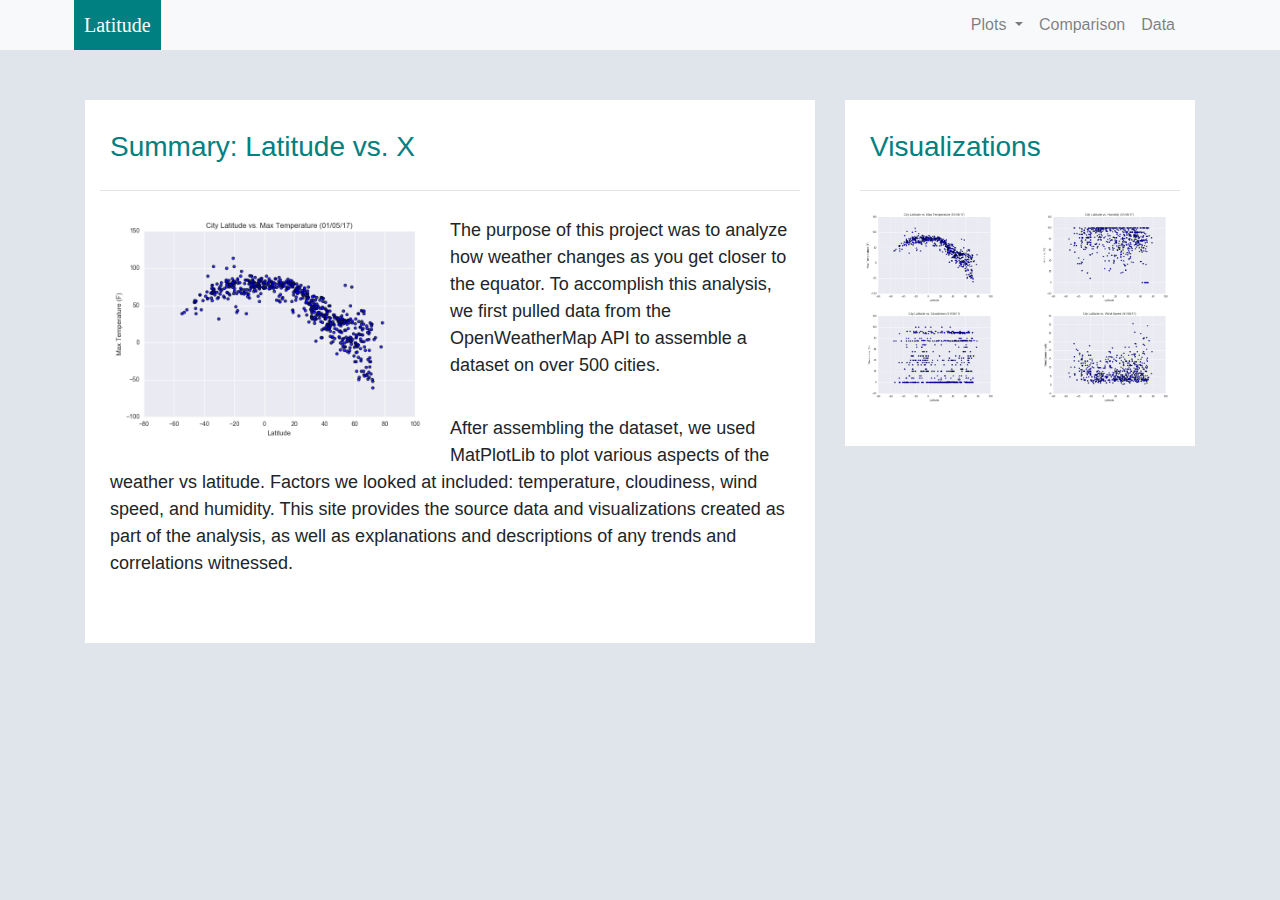
<file: index.html>
<!DOCTYPE html>
<html lang="en">

<head>
  <meta charset="UTF-8">
  <title>Responsive Columns</title>
  <link rel="stylesheet" href="https://stackpath.bootstrapcdn.com/bootstrap/4.3.1/css/bootstrap.min.css" integrity="sha384-ggOyR0iXCbMQv3Xipma34MD+dH/1fQ784/j6cY/iJTQUOhcWr7x9JvoRxT2MZw1T" crossorigin="anonymous">
  <link rel="stylesheet" href="style.css">

  <script src="https://code.jquery.com/jquery-3.3.1.slim.min.js" integrity="sha384-q8i/X+965DzO0rT7abK41JStQIAqVgRVzpbzo5smXKp4YfRvH+8abtTE1Pi6jizo" crossorigin="anonymous"></script>
  <script src="https://cdnjs.cloudflare.com/ajax/libs/popper.js/1.14.7/umd/popper.min.js" integrity="sha384-UO2eT0CpHqdSJQ6hJty5KVphtPhzWj9WO1clHTMGa3JDZwrnQq4sF86dIHNDz0W1" crossorigin="anonymous"></script>
  <script src="https://stackpath.bootstrapcdn.com/bootstrap/4.3.1/js/bootstrap.min.js" integrity="sha384-JjSmVgyd0p3pXB1rRibZUAYoIIy6OrQ6VrjIEaFf/nJGzIxFDsf4x0xIM+B07jRM" crossorigin="anonymous"></script>


</head>

<body>
    <!--Navbar-->
    <nav class="navbar navbar-expand-lg navbar-light bg-light">
        <div class="container">
            <a class="navbar-brand text-white" href="index.html" >Latitude</a>
            <button class="navbar-toggler" type="button" data-toggle="collapse" data-target="#navbarSupportedContent" aria-controls="navbarSupportedContent" aria-expanded="false" aria-label="Toggle navigation">
                <span class="navbar-toggler-icon"></span>
            </button>
        
            <div class="collapse navbar-collapse" id="navbarSupportedContent">
                <ul class="navbar-nav ml-auto">
                    <li class="nav-item dropdown">
                        <a class="nav-link dropdown-toggle" href="#" id="navbarDropdown" role="button" data-toggle="dropdown" aria-haspopup="true" aria-expanded="false">
                            Plots
                        </a>
                        <div class="dropdown-menu dropdown-menu-right" aria-labelledby="navbarDropdown">
                            <a class="dropdown-item" href="temp.html">Max Temperature</a>
                            <a class="dropdown-item" href="humidity.html">Humidity</a>
                            <a class="dropdown-item" href="cloudiness.html">Cloudiness</a>
                            <a class="dropdown-item" href="windspeed.html">Wind Speed</a>
                        </div>
                    </li>
                    <li class="nav-item">
                        <a class="nav-link" href="comparison.html">Comparison</a>
                    </li>
                    <li class="nav-item">
                        <a class="nav-link" href="data.html">Data</a>
                    </li>
                
                </ul>
            </div>
      
        </div>
    </nav>

<!--container, rows, columns, images-->
<div class="container content">
    <div class="row">
        <div class="col-md-8">
            <div class="col-md-12">
                <h3>Summary: Latitude vs. X </h3>
                    <hr>
                    <div class="thumbnail">
                        <img class="img-thumbail float-left" src="Resources/Assets/Fig1.png" width="50%" alt="temperature">

                    </div>
                    <p>The purpose of this project was to analyze how weather changes as you get closer to the equator. To accomplish this analysis, we first pulled data from the OpenWeatherMap API to assemble a dataset on over 500 cities.</p>

                    <p>After assembling the dataset, we used MatPlotLib to plot various aspects of the weather vs latitude. Factors we looked at included: temperature, cloudiness, wind speed, and humidity. This site provides the source data and visualizations created as part of the analysis, as well as explanations and descriptions of any trends and correlations witnessed.</p>

                
            </div>
        </div>
        <!--visualization-->
        <div class="col-md-4">
            <div class="col-md-12">
                <h3> Visualizations</h3>
                <hr>
                <div class="row">
                    <div class="col-3 col-md-6">
                        <a href="temp.html"><img src="Resources/Assets/Fig1.png" width="100%" alt="temperature">
                        </a>
                    </div>
                    <div class="col-3 col-md-6">
                        <a href="humidity.html"><img src="Resources/Assets/Fig2.png" width="100%" alt="humidity">
                        </a>
                    </div>
                    <div class="col-3 col-md-6">
                        <a href="cloudiness.html"><img src="Resources/Assets/Fig3.png" width="100%" alt="cloudiness">
                        </a>
                    </div>
                    <div class="col-3 col-md-6">
                        <a href="windspeed.html"><img src="Resources/Assets/Fig4.png" width="100%" alt="wind speed">
                        </a>
                    </div>
                </div>
            </div>
        </div>
    </div>
</div>
</file>
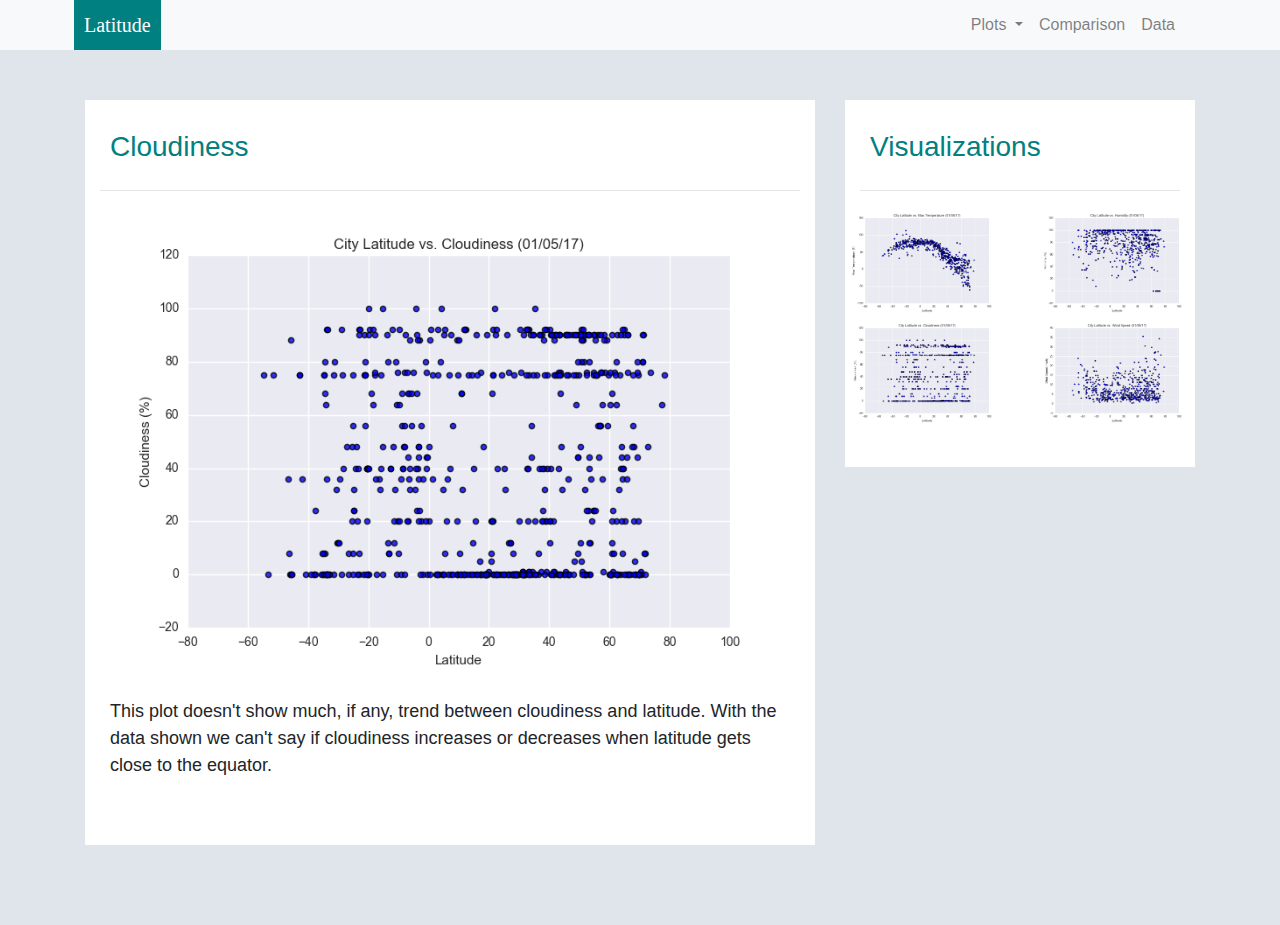
<file: cloudiness.html>
<!DOCTYPE html>
<html lang="en">

<head>
  <meta charset="UTF-8">
  <title>Responsive Columns</title>
  <link rel="stylesheet" href="https://stackpath.bootstrapcdn.com/bootstrap/4.3.1/css/bootstrap.min.css" integrity="sha384-ggOyR0iXCbMQv3Xipma34MD+dH/1fQ784/j6cY/iJTQUOhcWr7x9JvoRxT2MZw1T" crossorigin="anonymous">
  <link rel="stylesheet" href="style.css">

  <script src="https://code.jquery.com/jquery-3.3.1.slim.min.js" integrity="sha384-q8i/X+965DzO0rT7abK41JStQIAqVgRVzpbzo5smXKp4YfRvH+8abtTE1Pi6jizo" crossorigin="anonymous"></script>
  <script src="https://cdnjs.cloudflare.com/ajax/libs/popper.js/1.14.7/umd/popper.min.js" integrity="sha384-UO2eT0CpHqdSJQ6hJty5KVphtPhzWj9WO1clHTMGa3JDZwrnQq4sF86dIHNDz0W1" crossorigin="anonymous"></script>
  <script src="https://stackpath.bootstrapcdn.com/bootstrap/4.3.1/js/bootstrap.min.js" integrity="sha384-JjSmVgyd0p3pXB1rRibZUAYoIIy6OrQ6VrjIEaFf/nJGzIxFDsf4x0xIM+B07jRM" crossorigin="anonymous"></script>

  <link rel="stylesheet" href="style.css">

</head>

<body>

<!--Navbar adjustments-->
<nav class="navbar navbar-expand-lg navbar-light bg-light">
    <div class="container">
        <a class="navbar-brand text-white" href="index.html">Latitude</a>
        <button class="navbar-toggler" type="button" data-toggle="collapse" data-target="#navbarSupportedContent" aria-controls="navbarSupportedContent" aria-expanded="false" aria-label="Toggle navigation">
            <span class="navbar-toggler-icon"></span>
        </button>

        <div class="collapse navbar-collapse" id="navbarSupportedContent">
            <ul class="navbar-nav ml-auto">
                <li class="nav-item dropdown">
                    <a class="nav-link dropdown-toggle" href="#" id="navbarDropdown" role="button" data-toggle="dropdown" aria-haspopup="true" aria-expanded="false">
                        Plots
                    </a>
                    <div class="dropdown-menu dropdown-menu-right" aria-labelledby="navbarDropdown">
                            <a class="dropdown-item" href="temp.html">Max Temperature</a>
                            <a class="dropdown-item" href="humidity.html">Humidity</a>
                            <a class="dropdown-item" href="cloudiness.html">Cloudiness</a>
                            <a class="dropdown-item" href="windspeed.html">Wind Speed</a>
                        </div>
                </li>
                <li class="nav-item">
                    <a class="nav-link" href="comparison.html">Comparison</a>
                </li>
                <li class="nav-item">
                    <a class="nav-link" href="data.html">Data</a>

                </li>
            </ul>
        </div>
    </div>
</nav>

<!--content adjustments-->
<div class="container content">
    <div class="row">
        <div class="col-md-8">
           <div class="col-md-12">
               <h3>Cloudiness</h3>
               <hr>
               <img src="Resources/Assets/Fig3.png" width="100%" alt="cloudiness">
               <br>
               <p>This plot doesn't show much, if any, trend between cloudiness and latitude. With the data shown we can't say if cloudiness increases or decreases when latitude gets close to the equator.</p>
           </div>
        </div>
        <!--visualizations container adjustments-->
        <div class="col-md-4">
            <div class="col-md-12">
                <h3>Visualizations</h3>
                <hr>
                <div class="row">
                    <div class="row">
                        <div class="col-3 col-md-6">
                            <a href="temp.html"><img src="Resources/Assets/Fig1.png" width=100% alt="temperature"></a>
                        </div>
                        <div class="col-3 col-md-6">
                            <a href="humidity.html"><img src="Resources/Assets/Fig2.png" width=100% alt="humidity"></a>
                        </div>
                        <div class="col-3 col-md-6">
                            <a href="cloudiness.html"><img src="Resources/Assets/Fig3.png" width=100% alt="cloudiness"></a>
                        </div>
                        <div class="col-3 col-md-6">
                            <a href="windspeed.html"><img src="Resources/Assets/Fig4.png" width=100% alt="windspeed"></a>
                        </div>   

                    </div>
                    
                </div>
                
            </div>
        </div>
    </div>
</div>
</file>
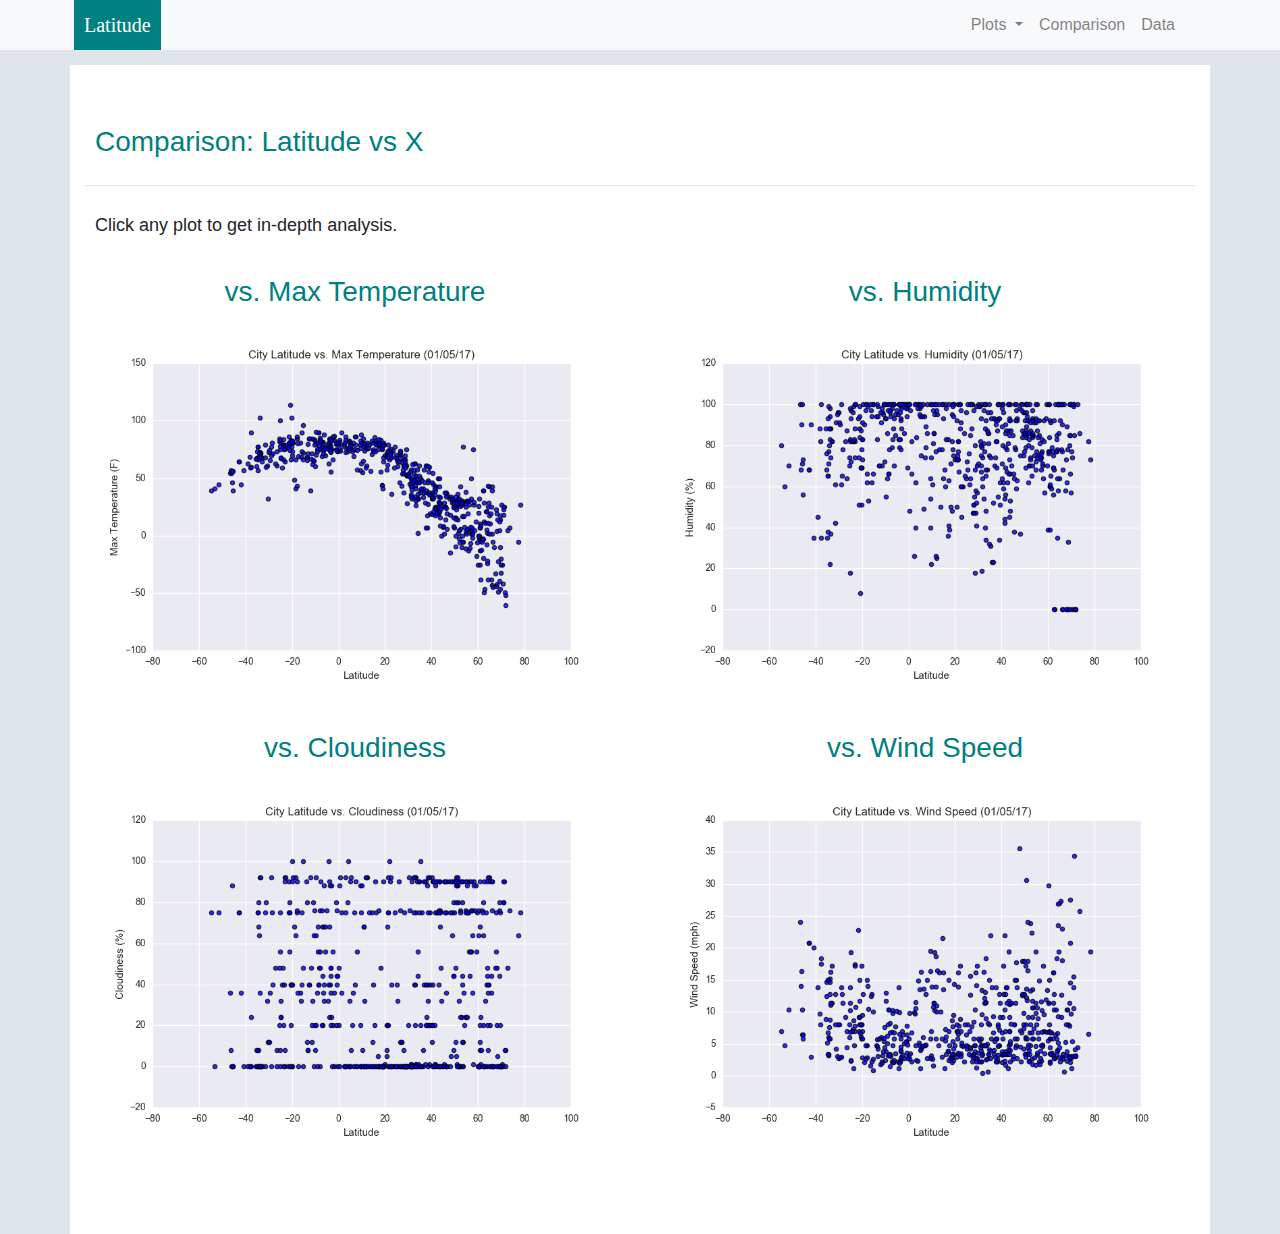
<file: comparison.html>
<!DOCTYPE html>
<html lang="en">

<head>
  <meta charset="UTF-8">
  <title>Responsive Columns</title>
  <link rel="stylesheet" href="https://stackpath.bootstrapcdn.com/bootstrap/4.3.1/css/bootstrap.min.css" integrity="sha384-ggOyR0iXCbMQv3Xipma34MD+dH/1fQ784/j6cY/iJTQUOhcWr7x9JvoRxT2MZw1T" crossorigin="anonymous">
  <link rel="stylesheet" href="style.css">

  <script src="https://code.jquery.com/jquery-3.3.1.slim.min.js" integrity="sha384-q8i/X+965DzO0rT7abK41JStQIAqVgRVzpbzo5smXKp4YfRvH+8abtTE1Pi6jizo" crossorigin="anonymous"></script>
  <script src="https://cdnjs.cloudflare.com/ajax/libs/popper.js/1.14.7/umd/popper.min.js" integrity="sha384-UO2eT0CpHqdSJQ6hJty5KVphtPhzWj9WO1clHTMGa3JDZwrnQq4sF86dIHNDz0W1" crossorigin="anonymous"></script>
  <script src="https://stackpath.bootstrapcdn.com/bootstrap/4.3.1/js/bootstrap.min.js" integrity="sha384-JjSmVgyd0p3pXB1rRibZUAYoIIy6OrQ6VrjIEaFf/nJGzIxFDsf4x0xIM+B07jRM" crossorigin="anonymous"></script>

  <link rel="stylesheet" href="style.css">

</head>

<body>

<!--Navbar adjustments-->
<nav class="navbar navbar-expand-lg navbar-light bg-light">
    <div class="container">
        <a class="navbar-brand text-white" href="index.html">Latitude</a>
        <button class="navbar-toggler" type="button" data-toggle="collapse" data-target="#navbarSupportedContent" aria-controls="navbarSupportedContent" aria-expanded="false" aria-label="Toggle navigation">
            <span class="navbar-toggler-icon"></span>
        </button>

        <div class="collapse navbar-collapse" id="navbarSupportedContent">
            <ul class="navbar-nav ml-auto">
                <li class="nav-item dropdown">
                    <a class="nav-link dropdown-toggle" href="#" id="navbarDropdown" role="button" data-toggle="dropdown" aria-haspopup="true" aria-expanded="false">
                        Plots
                    </a>
                    <div class="dropdown-menu dropdown-menu-right" aria-labelledby="navbarDropdown">
                            <a class="dropdown-item" href="temp.html">Max Temperature</a>
                            <a class="dropdown-item" href="humidity.html">Humidity</a>
                            <a class="dropdown-item" href="cloudiness.html">Cloudiness</a>
                            <a class="dropdown-item" href="windspeed.html">Wind Speed</a>
                        </div>
                </li>
                <li class="nav-item">
                    <a class="nav-link" href="comparison.html">Comparison</a>
                </li>
                <li class="nav-item">
                    <a class="nav-link" href="data.html">Data</a>
                </li>
            </ul>
        </div>
    </div>
</nav>
<!--Add Plots in a container-->
<div class="container content bg-white">
    <h3>Comparison: Latitude vs X</h3>
    <hr>
    <p>Click any plot to get in-depth analysis.</p>
    <div class="row">
        <div class="col-md-6">
            <h3 class="text-center">vs. Max Temperature</h3>
            <a href="temp.html"><img width="100%" src="Resources/Assets/Fig1.png"></a>   
        </div>
        <div class="col-md-6">
            <h3 class="text-center">vs. Humidity</h3>
            <a href="humidity.html"><img width="100%" src="Resources/Assets/Fig2.png"></a>  
        </div>
    </div>
    <br>
    <div class="row">
        <div class="col-md-6">
            <h3 class="text-center">vs. Cloudiness </h3>
            <a href="cloudiness.html"><img width="100%" src="Resources/Assets/Fig3.png"></a>   
        </div>
        <div class="col-md-6">
            <h3 class="text-center">vs. Wind Speed</h3>
            <a href="windspeed.html"><img width="100%" src="Resources/Assets/Fig4.png"></a>  
        </div>
    </div>   
</div>
</file>
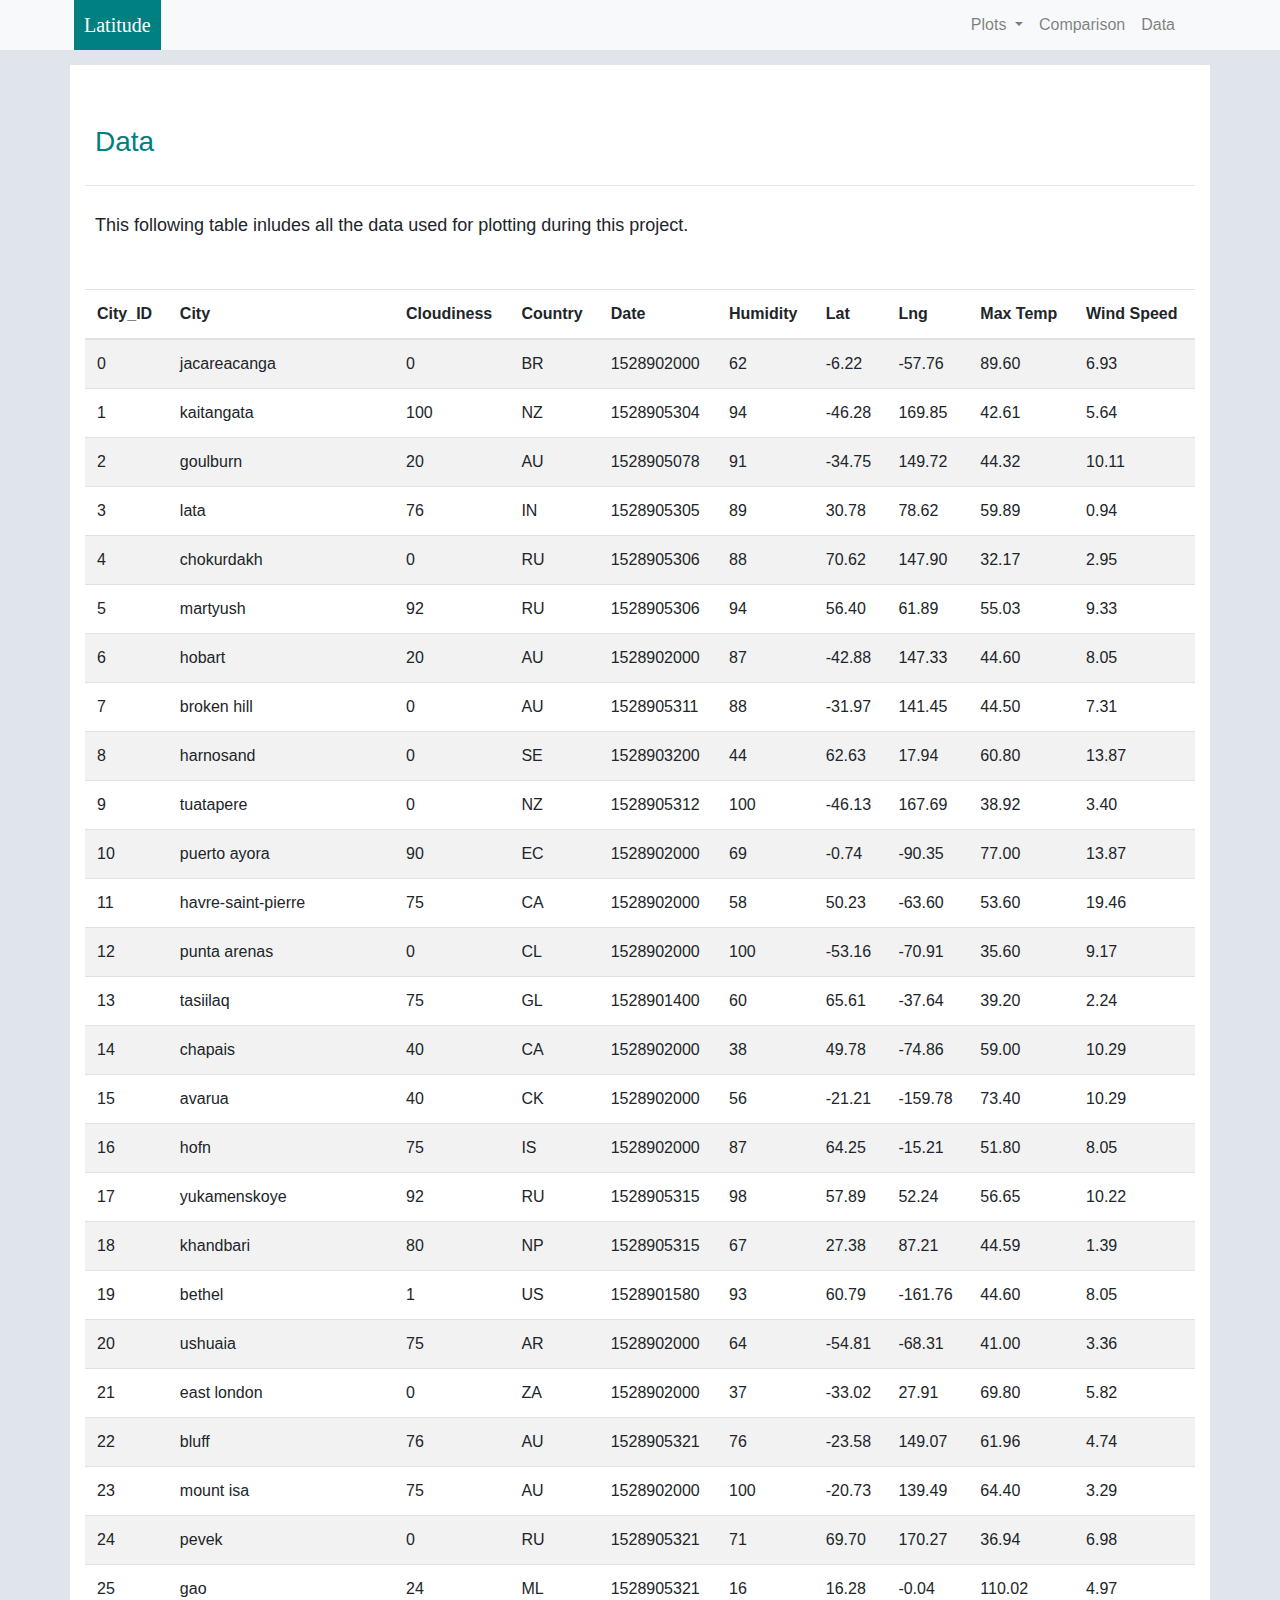
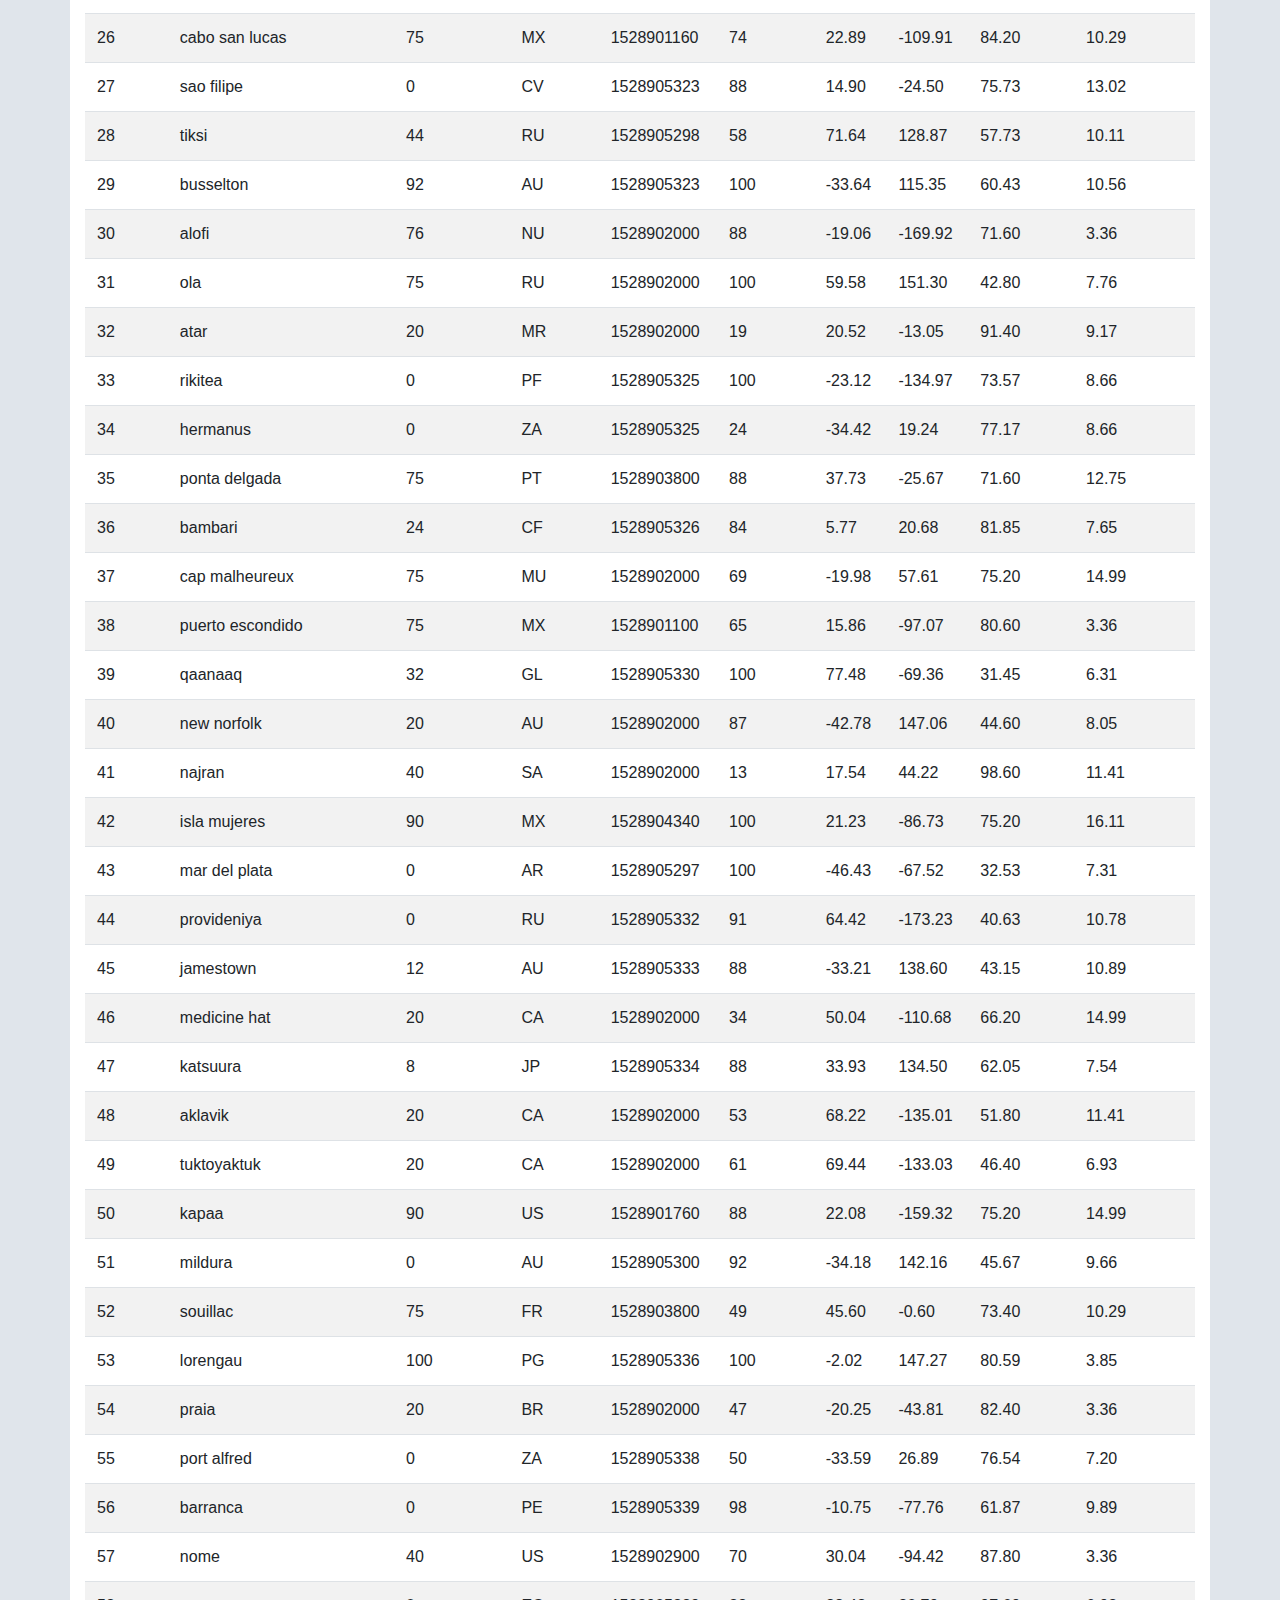
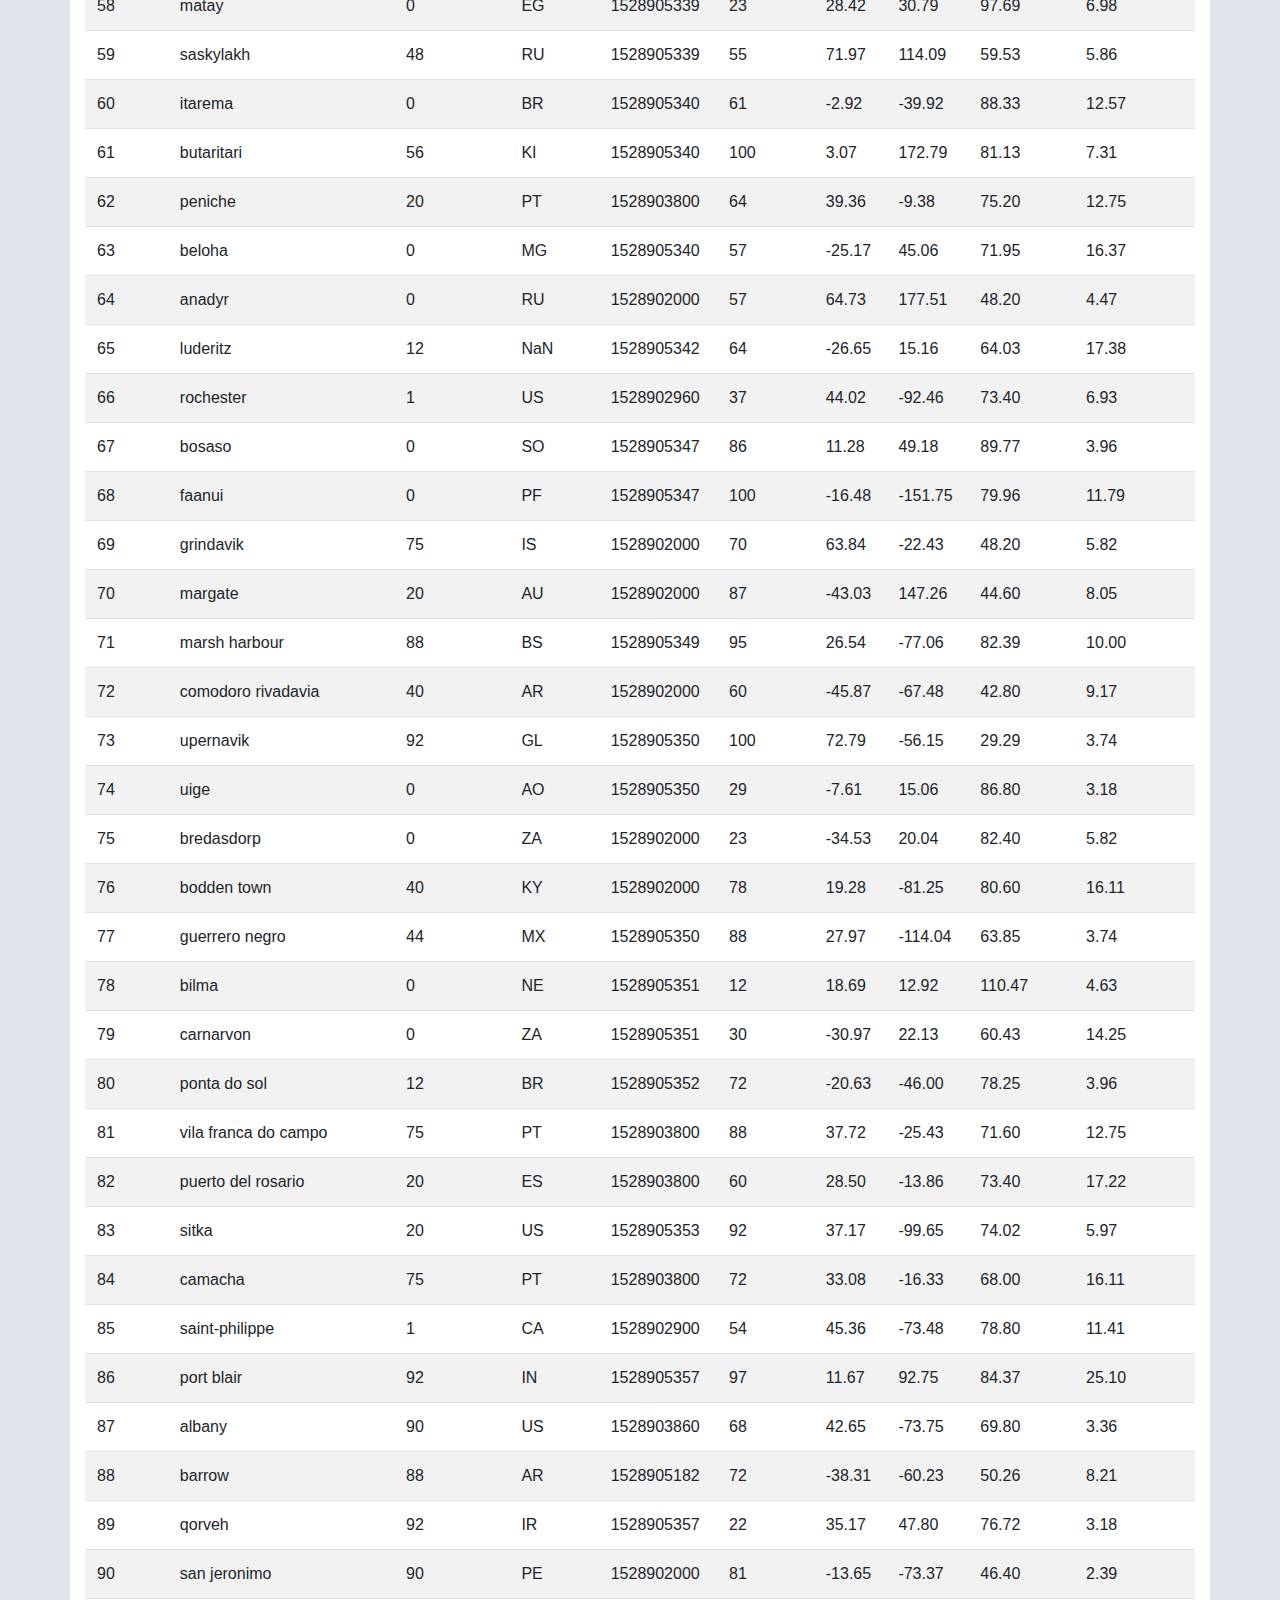
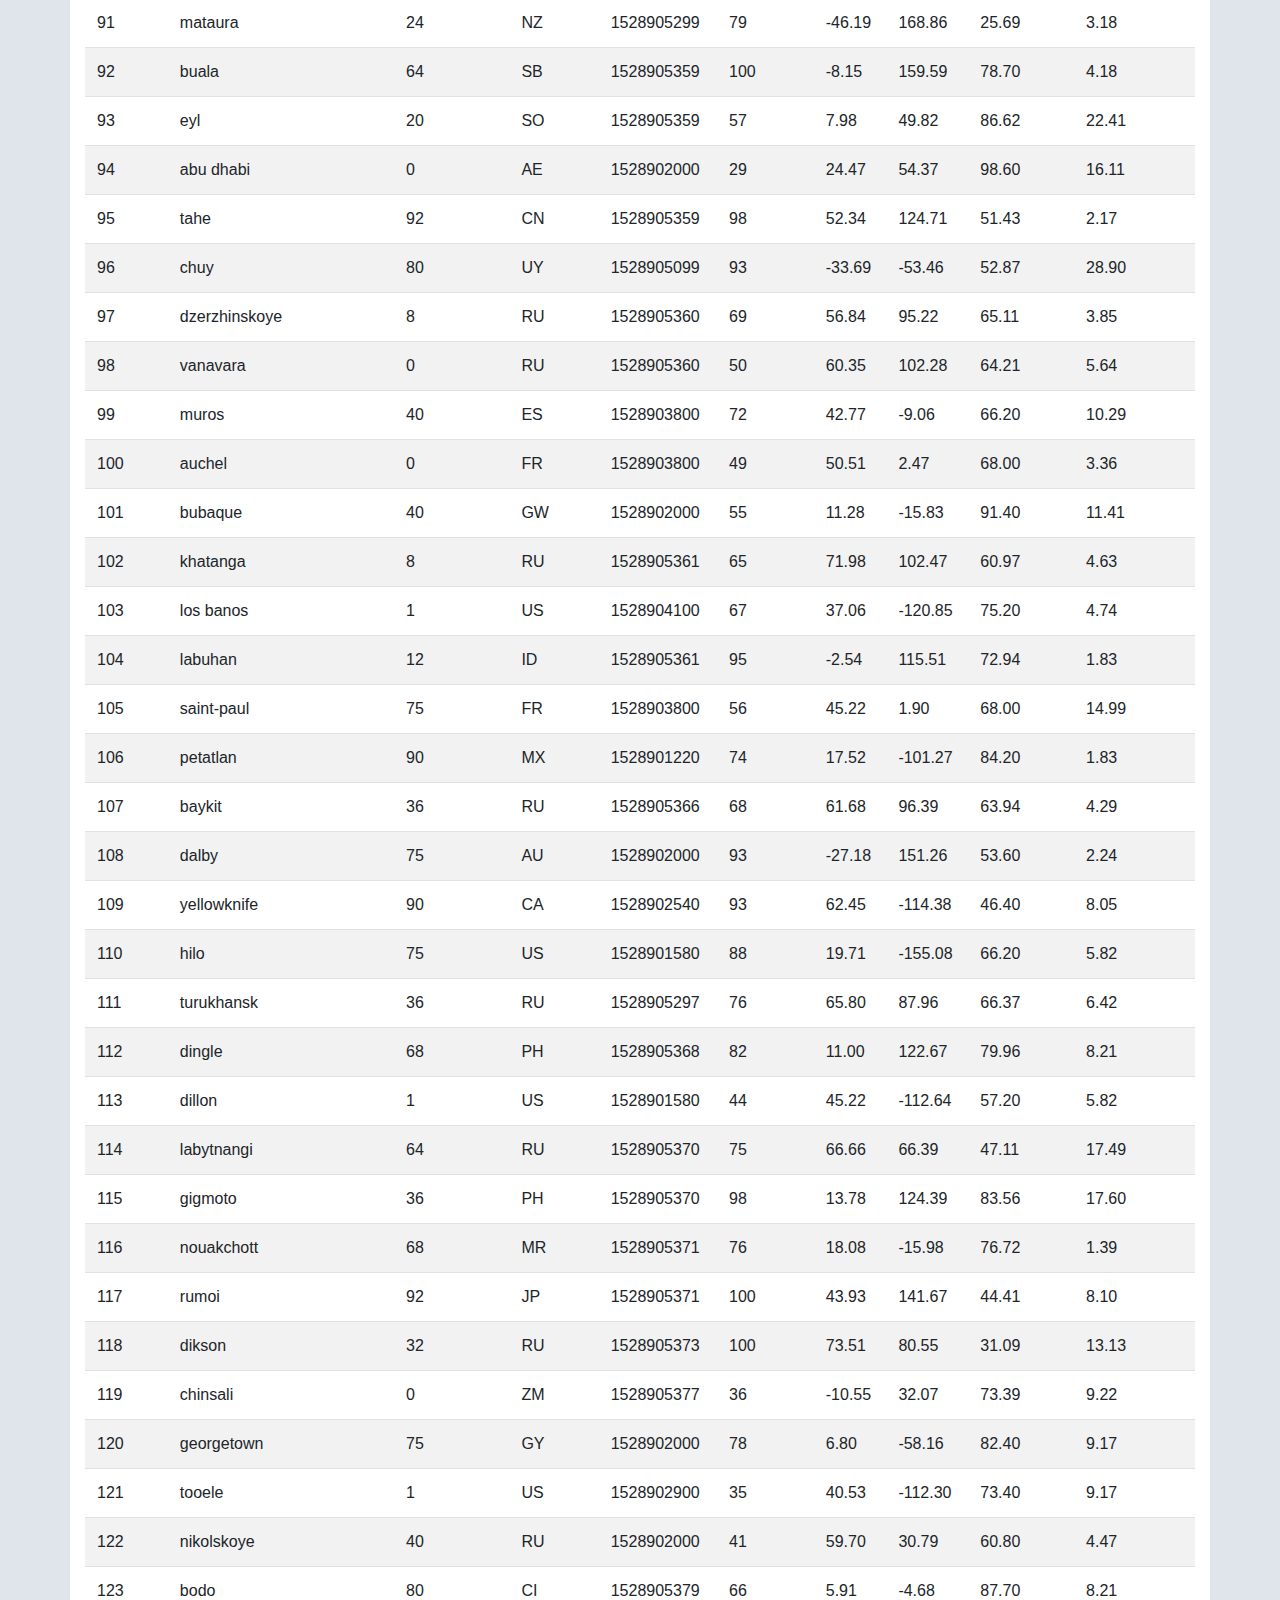
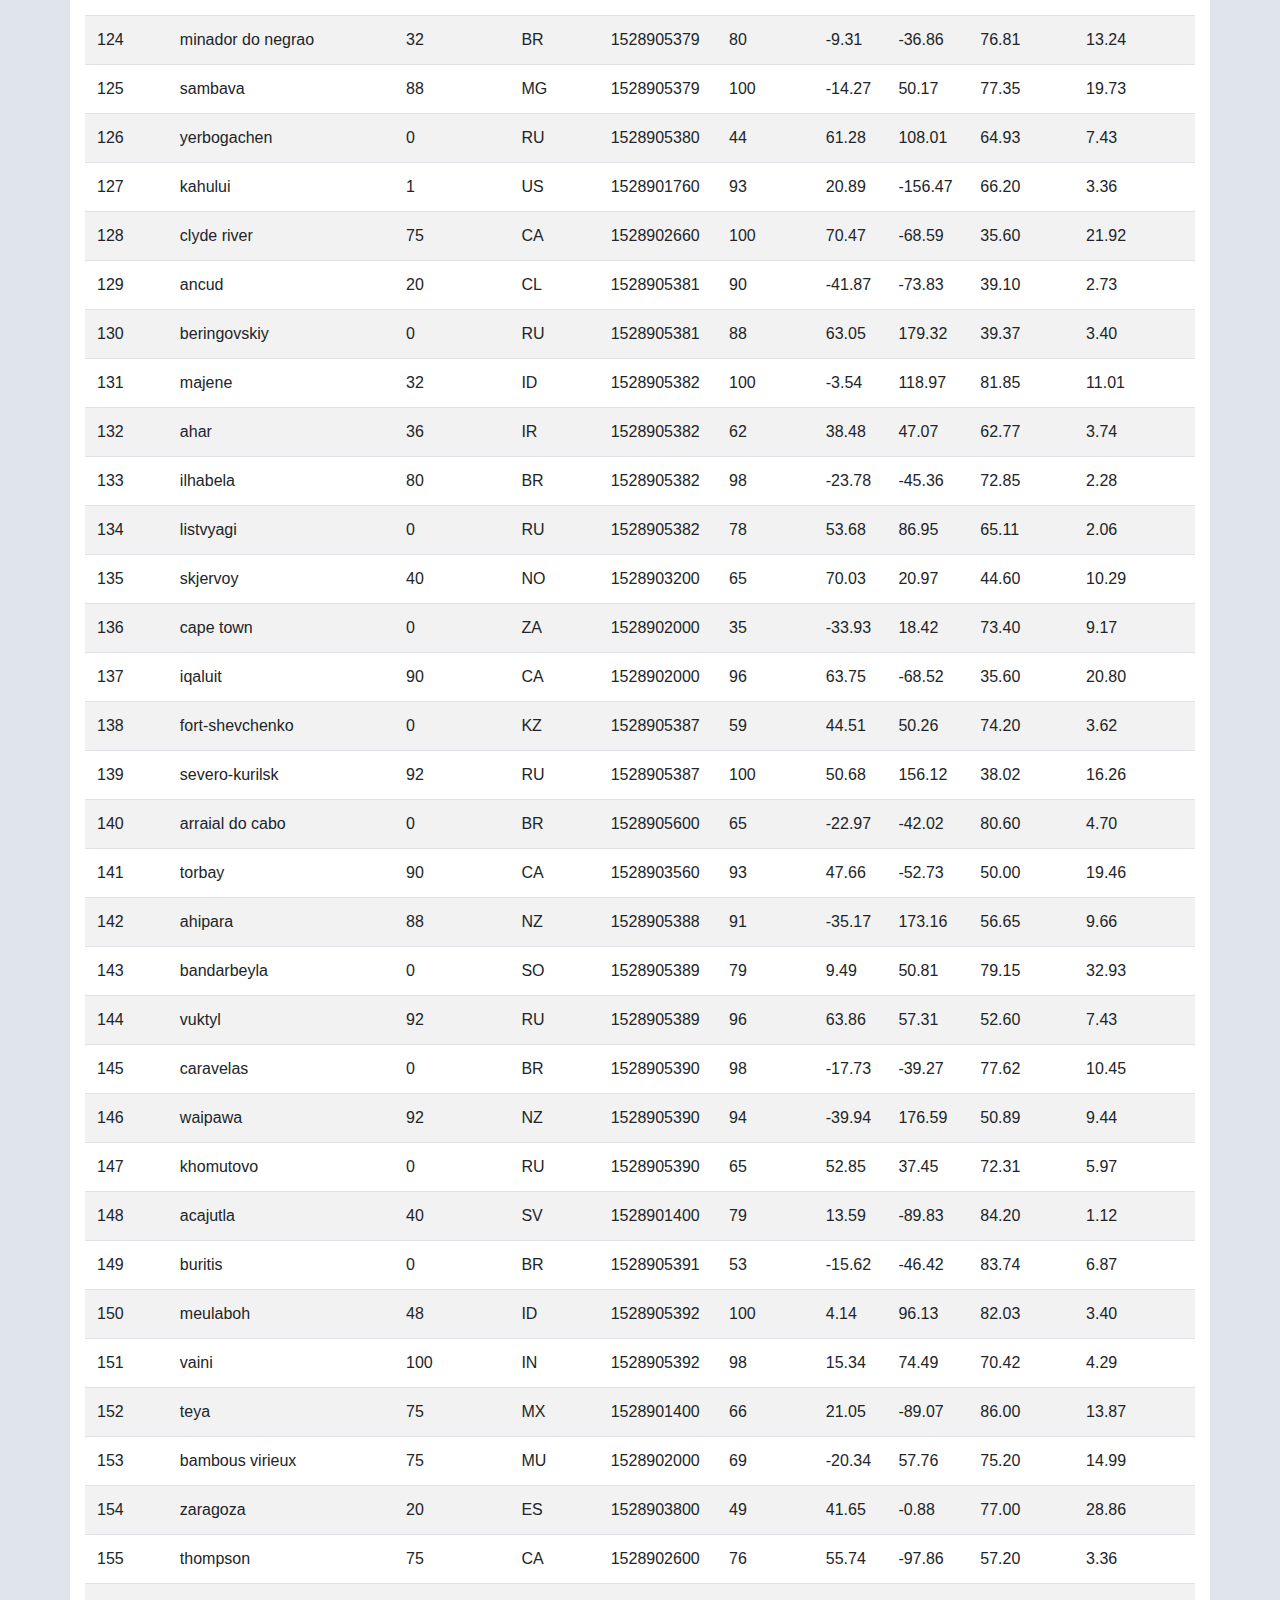
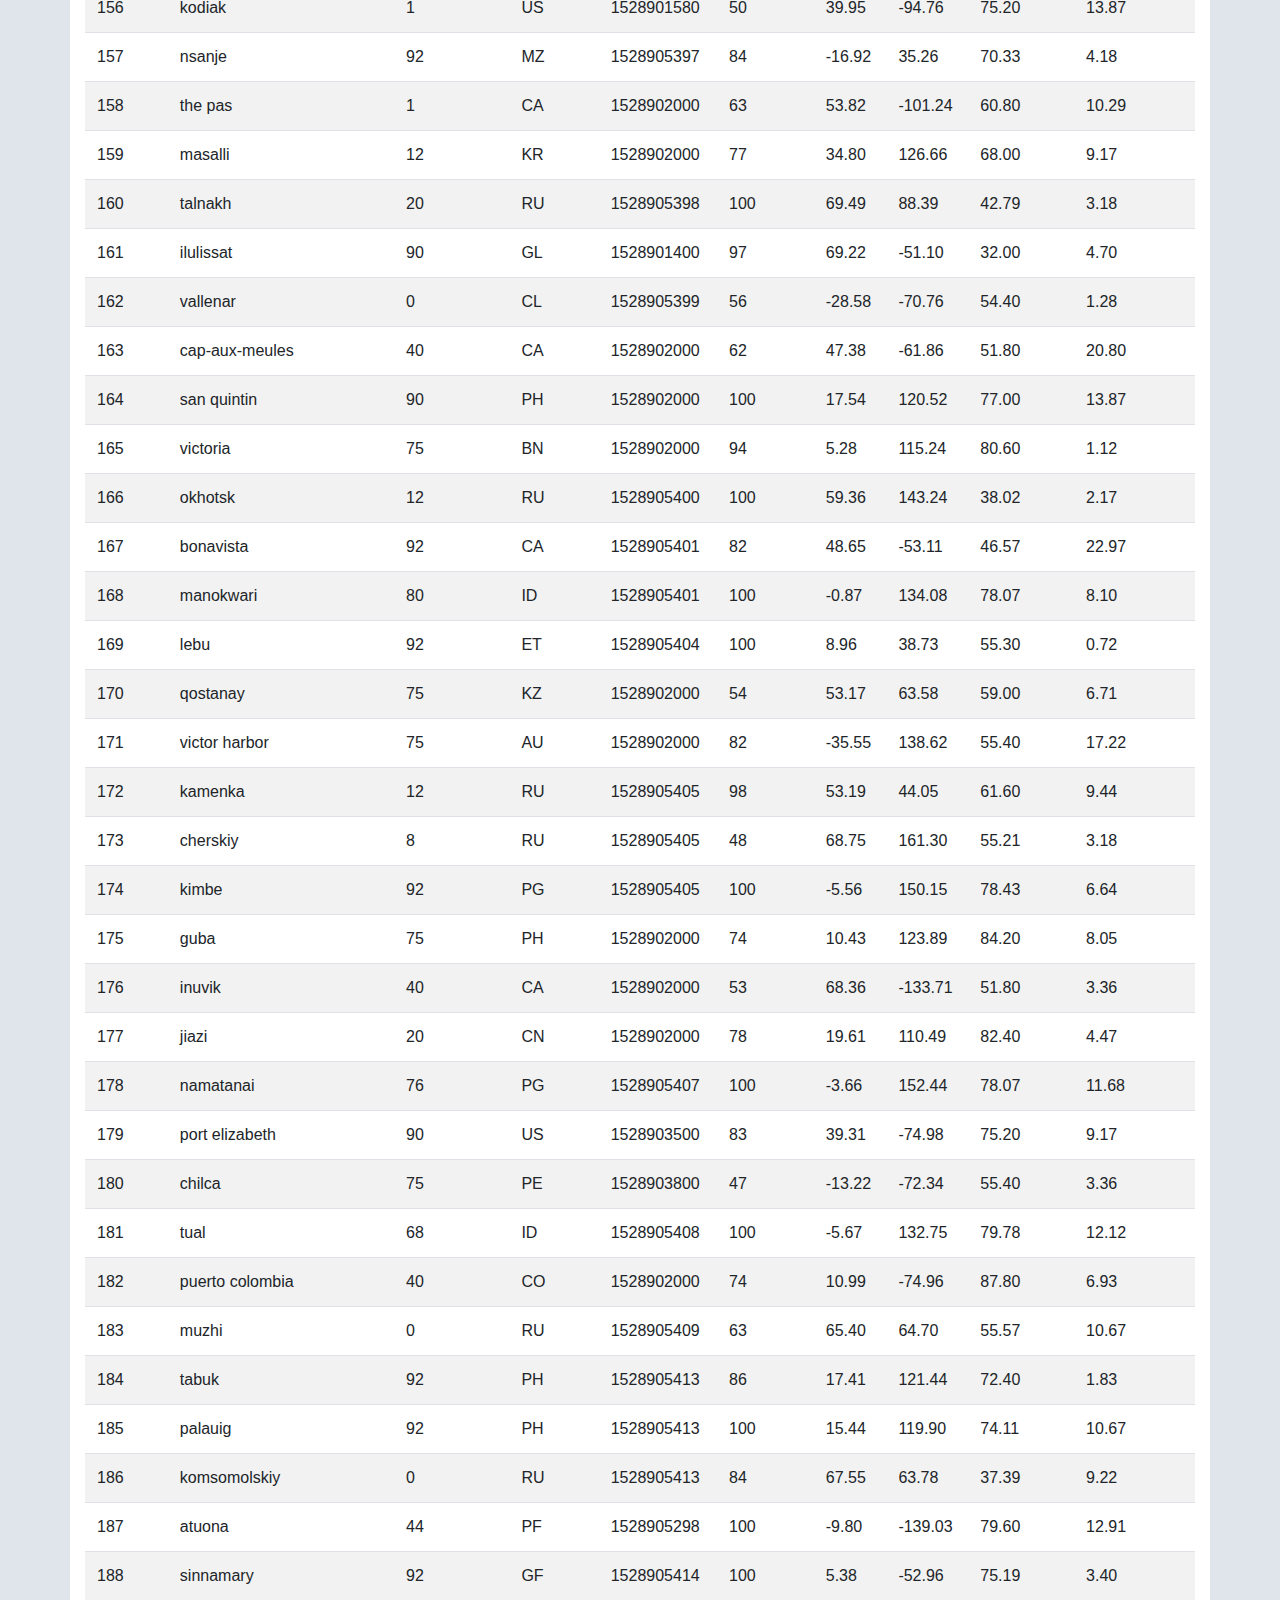
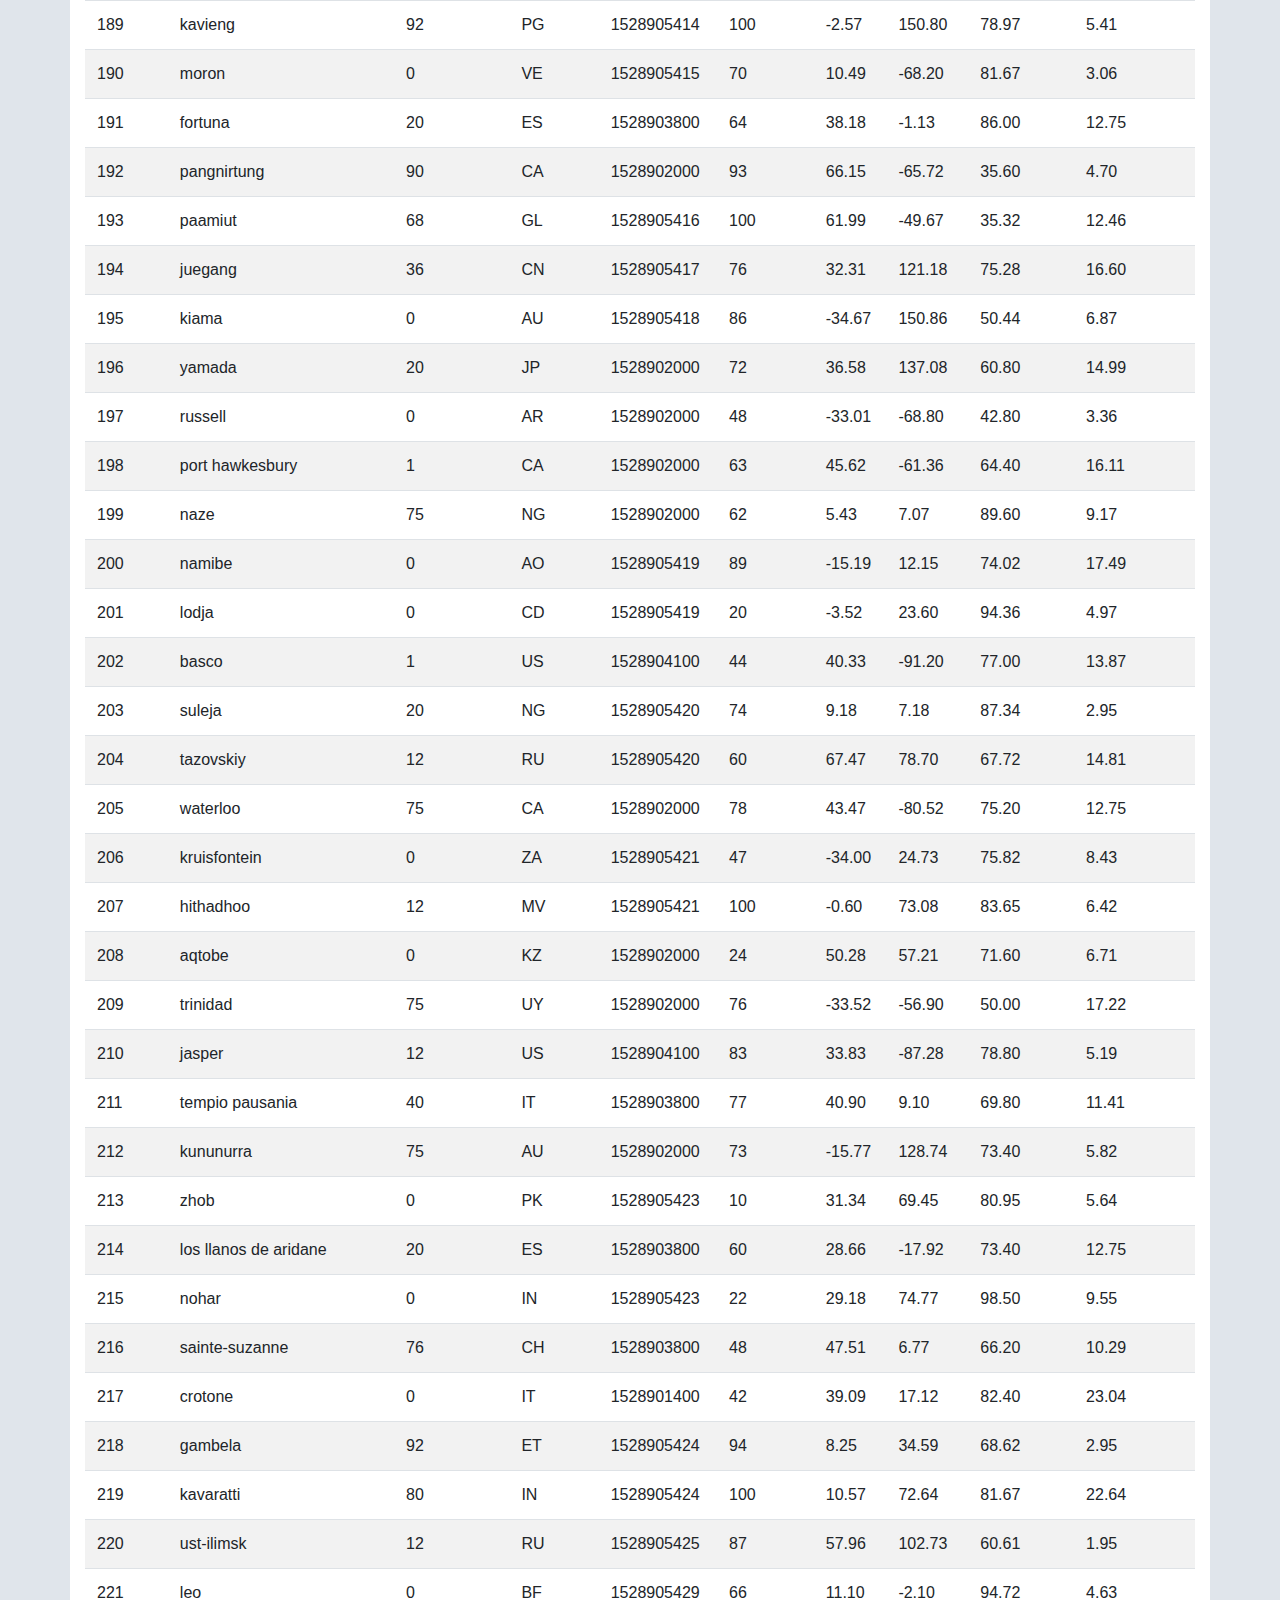
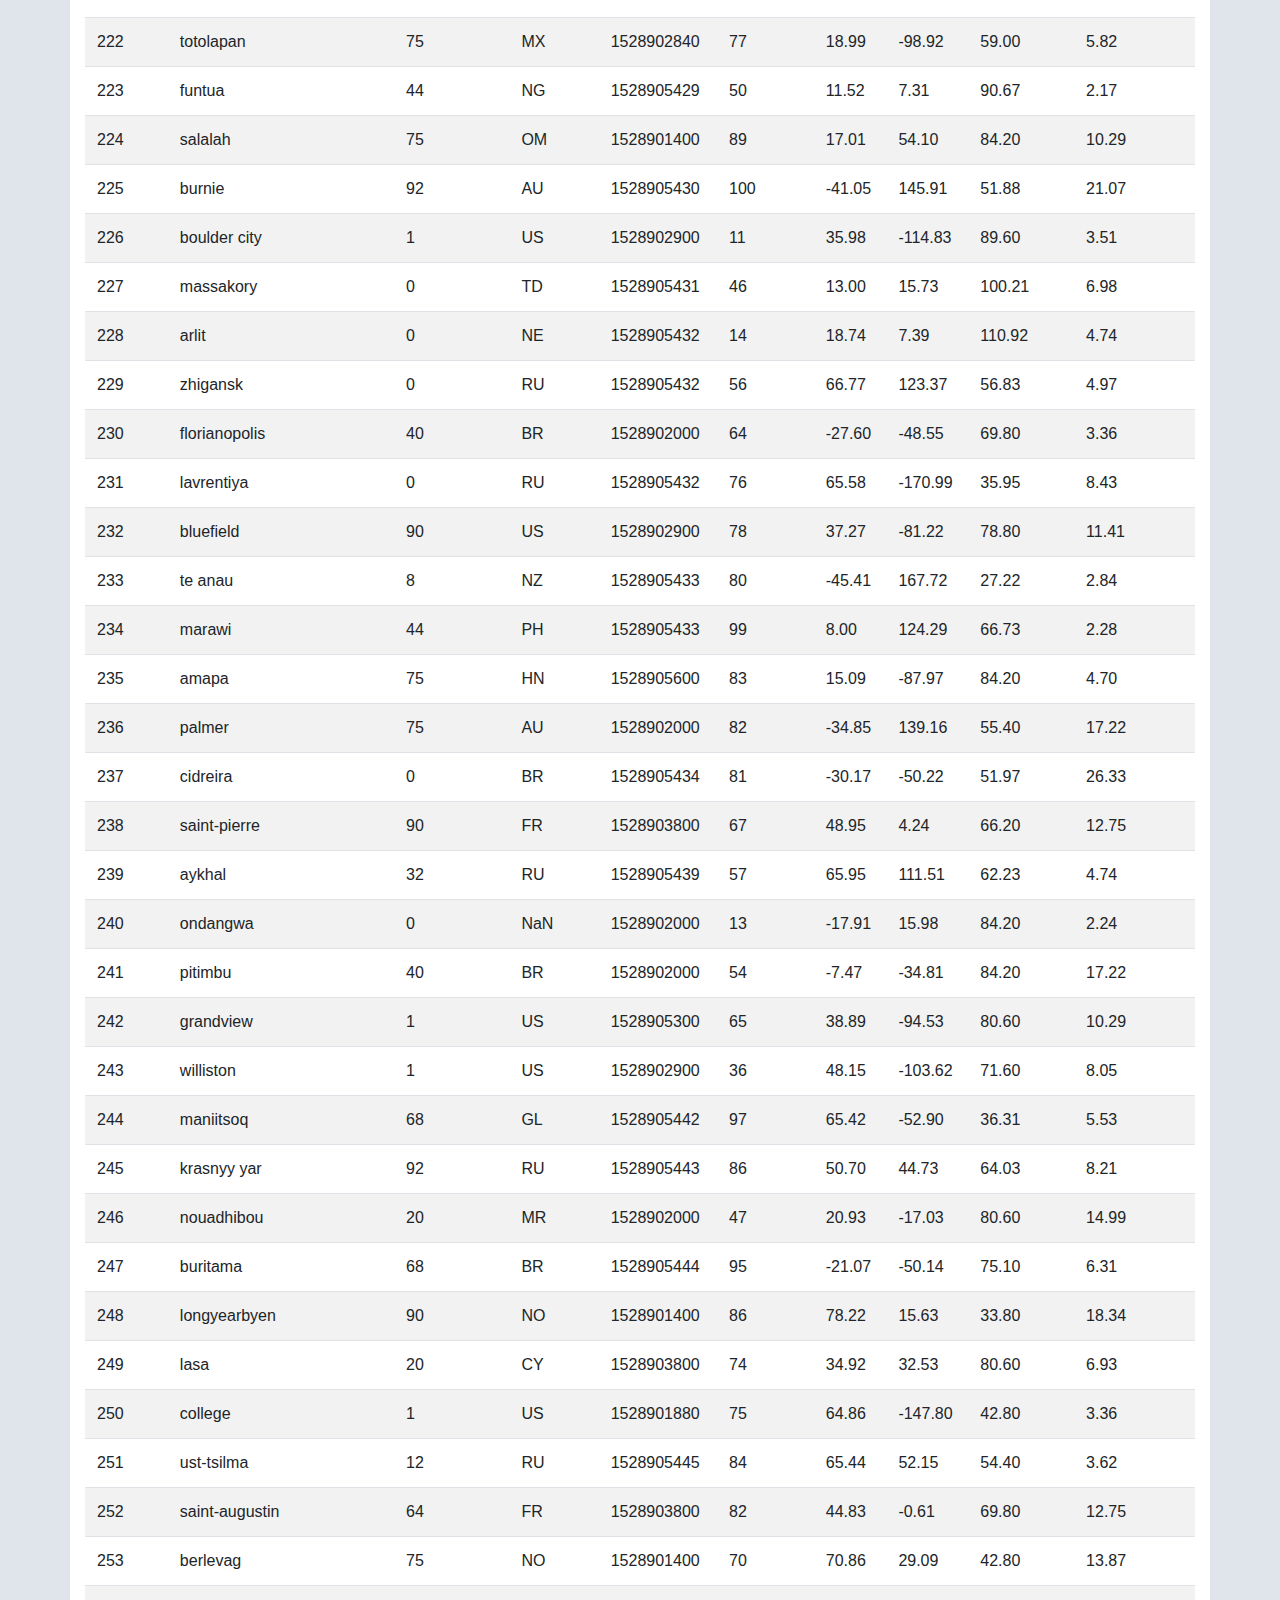
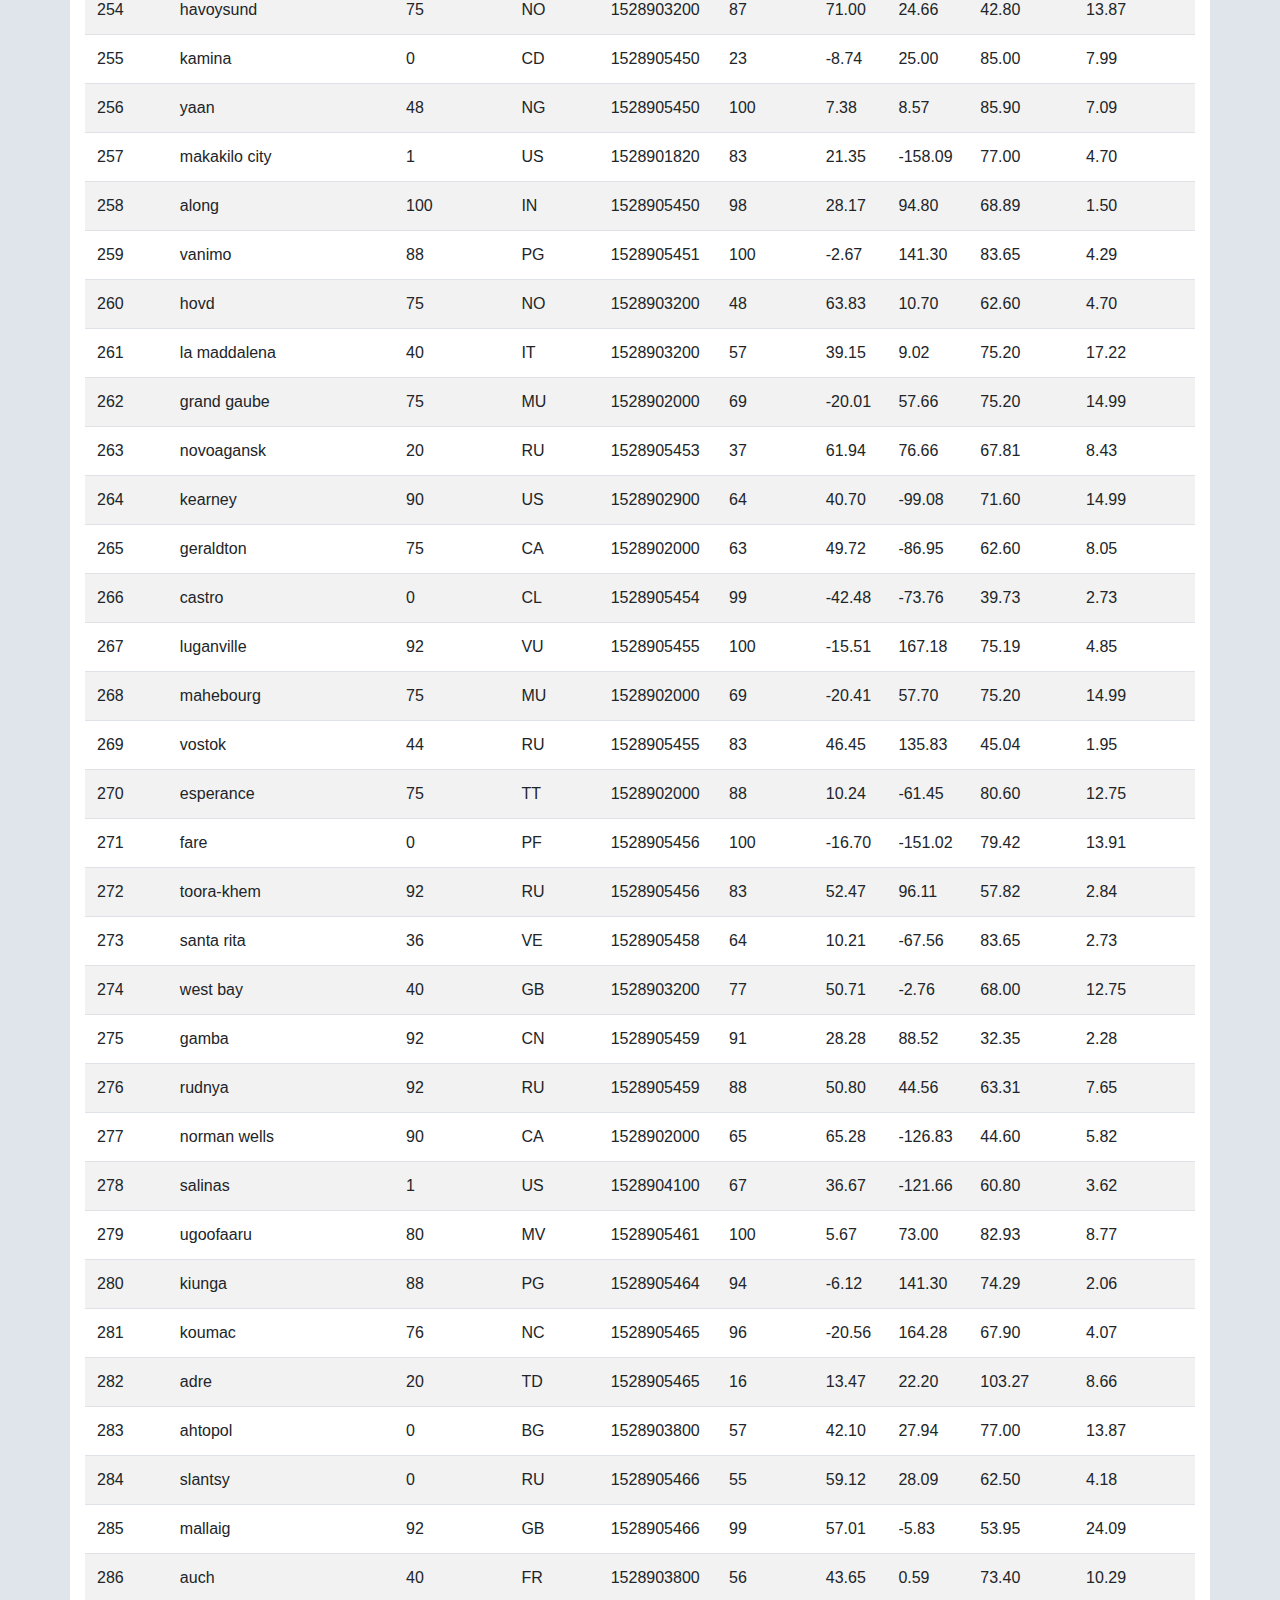
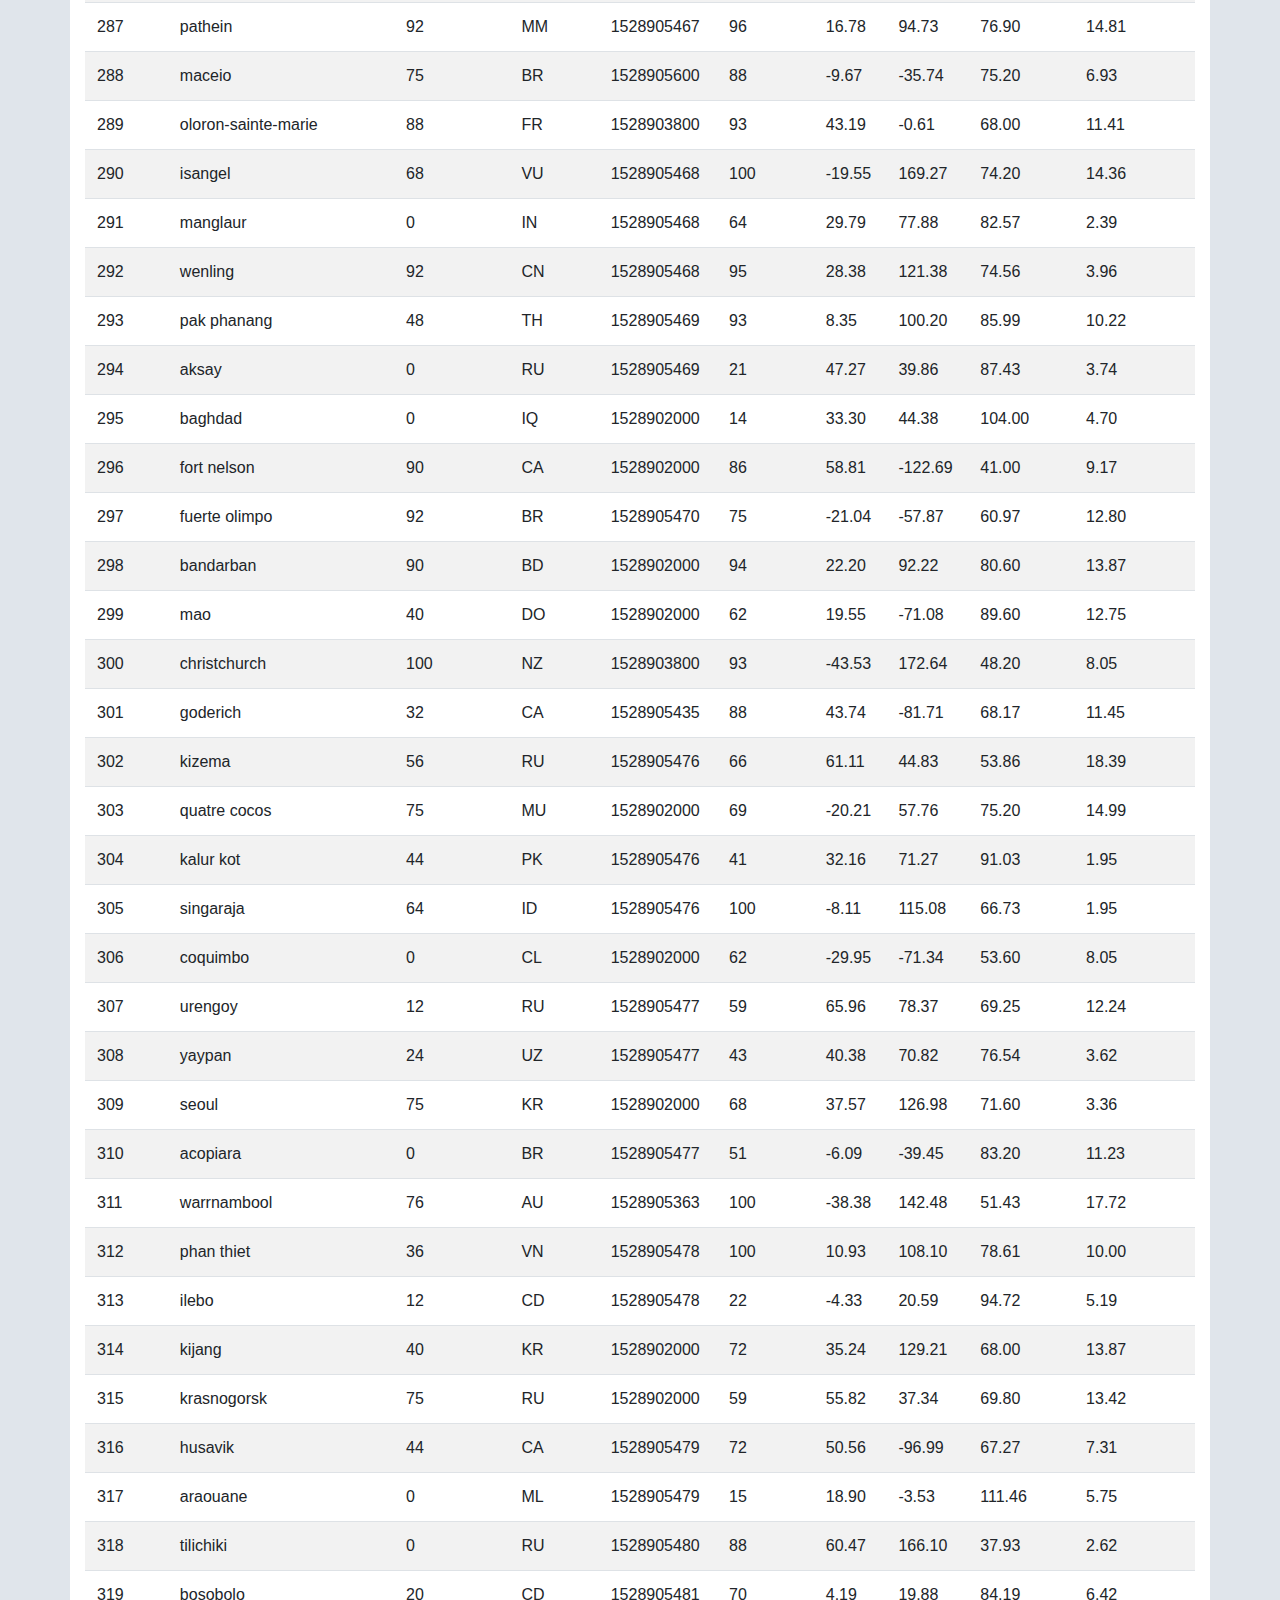
<file: data.html>
<!DOCTYPE html>
<html lang="en">

<head>
  <meta charset="UTF-8">
  <title>Data</title>
  <link rel="stylesheet" href="https://stackpath.bootstrapcdn.com/bootstrap/4.3.1/css/bootstrap.min.css" integrity="sha384-ggOyR0iXCbMQv3Xipma34MD+dH/1fQ784/j6cY/iJTQUOhcWr7x9JvoRxT2MZw1T" crossorigin="anonymous">

  <script src="https://code.jquery.com/jquery-3.3.1.slim.min.js" integrity="sha384-q8i/X+965DzO0rT7abK41JStQIAqVgRVzpbzo5smXKp4YfRvH+8abtTE1Pi6jizo" crossorigin="anonymous"></script>
  <script src="https://cdnjs.cloudflare.com/ajax/libs/popper.js/1.14.7/umd/popper.min.js" integrity="sha384-UO2eT0CpHqdSJQ6hJty5KVphtPhzWj9WO1clHTMGa3JDZwrnQq4sF86dIHNDz0W1" crossorigin="anonymous"></script>
  <script src="https://stackpath.bootstrapcdn.com/bootstrap/4.3.1/js/bootstrap.min.js" integrity="sha384-JjSmVgyd0p3pXB1rRibZUAYoIIy6OrQ6VrjIEaFf/nJGzIxFDsf4x0xIM+B07jRM" crossorigin="anonymous"></script>

  <link rel="stylesheet" href="style.css">
</head>

<body>
  <!--Navbar adjustments-->
  <nav class="navbar navbar-expand-lg navbar-light bg-light">
    <div class="container">
      <a class="navbar-brand text-white" href="index.html">Latitude</a>
      <button class="navbar-toggler" type="button" data-toggle="collapse" data-target="#navbarSupportedContent" aria-controls="navbarSupportedContent" aria-expanded="false" aria-label="Toggle navigation">
          <span class="navbar-toggler-icon"></span>
      </button>

      <div class="collapse navbar-collapse" id="navbarSupportedContent">
        <ul class="navbar-nav ml-auto">    
          <li class="nav-item dropdown">
            <a class="nav-link dropdown-toggle" href="#" id="navbarDropdown" role="button" data-toggle="dropdown" aria-haspopup="true" aria-expanded="false">
              Plots
              </a>
              <div class="dropdown-menu dropdown-menu-right" aria-labelledby="navbarDropdown">
                <a class="dropdown-item" href="temp.html">Max Temperature</a>
                <a class="dropdown-item" href="humidity.html">Humidity</a>
                <a class="dropdown-item" href="cloudines.html">Cloudiness</a>
                <a class="dropdown-item" href="windspeed.html">Wind Speed</a>
              </div>
          </li>
          <li class="nav-item">
              <a class="nav-link" href="comparison.html">Comparison</a>
          </li>
          <li class="nav-item">
              <a class="nav-link" href="data.html">Data</a>
          </li>
        </ul>
      </div>
    </div>  
  </nav>

   <!--Get the csv data as table-->
   <div class="container content bg-white">
    <h3>Data</h3>
    <hr>
    <p>This following table inludes all the data used for plotting during this project.</p>
    <br>
<table class="table table-striped">
  <thead>
      <th>City_ID</th>
      <th>City</th>
      <th>Cloudiness</th>
      <th>Country</th>
      <th>Date</th>
      <th>Humidity</th>
      <th>Lat</th>
      <th>Lng</th>
      <th>Max Temp</th>
      <th>Wind Speed</th>
    </tr>
  </thead>
  <tbody>
    <tr>
      <td>0</td>
      <td>jacareacanga</td>
      <td>0</td>
      <td>BR</td>
      <td>1528902000</td>
      <td>62</td>
      <td>-6.22</td>
      <td>-57.76</td>
      <td>89.60</td>
      <td>6.93</td>
    </tr>
    <tr>
      <td>1</td>
      <td>kaitangata</td>
      <td>100</td>
      <td>NZ</td>
      <td>1528905304</td>
      <td>94</td>
      <td>-46.28</td>
      <td>169.85</td>
      <td>42.61</td>
      <td>5.64</td>
    </tr>
    <tr>
      <td>2</td>
      <td>goulburn</td>
      <td>20</td>
      <td>AU</td>
      <td>1528905078</td>
      <td>91</td>
      <td>-34.75</td>
      <td>149.72</td>
      <td>44.32</td>
      <td>10.11</td>
    </tr>
    <tr>
      <td>3</td>
      <td>lata</td>
      <td>76</td>
      <td>IN</td>
      <td>1528905305</td>
      <td>89</td>
      <td>30.78</td>
      <td>78.62</td>
      <td>59.89</td>
      <td>0.94</td>
    </tr>
    <tr>
      <td>4</td>
      <td>chokurdakh</td>
      <td>0</td>
      <td>RU</td>
      <td>1528905306</td>
      <td>88</td>
      <td>70.62</td>
      <td>147.90</td>
      <td>32.17</td>
      <td>2.95</td>
    </tr>
    <tr>
      <td>5</td>
      <td>martyush</td>
      <td>92</td>
      <td>RU</td>
      <td>1528905306</td>
      <td>94</td>
      <td>56.40</td>
      <td>61.89</td>
      <td>55.03</td>
      <td>9.33</td>
    </tr>
    <tr>
      <td>6</td>
      <td>hobart</td>
      <td>20</td>
      <td>AU</td>
      <td>1528902000</td>
      <td>87</td>
      <td>-42.88</td>
      <td>147.33</td>
      <td>44.60</td>
      <td>8.05</td>
    </tr>
    <tr>
      <td>7</td>
      <td>broken hill</td>
      <td>0</td>
      <td>AU</td>
      <td>1528905311</td>
      <td>88</td>
      <td>-31.97</td>
      <td>141.45</td>
      <td>44.50</td>
      <td>7.31</td>
    </tr>
    <tr>
      <td>8</td>
      <td>harnosand</td>
      <td>0</td>
      <td>SE</td>
      <td>1528903200</td>
      <td>44</td>
      <td>62.63</td>
      <td>17.94</td>
      <td>60.80</td>
      <td>13.87</td>
    </tr>
    <tr>
      <td>9</td>
      <td>tuatapere</td>
      <td>0</td>
      <td>NZ</td>
      <td>1528905312</td>
      <td>100</td>
      <td>-46.13</td>
      <td>167.69</td>
      <td>38.92</td>
      <td>3.40</td>
    </tr>
    <tr>
      <td>10</td>
      <td>puerto ayora</td>
      <td>90</td>
      <td>EC</td>
      <td>1528902000</td>
      <td>69</td>
      <td>-0.74</td>
      <td>-90.35</td>
      <td>77.00</td>
      <td>13.87</td>
    </tr>
    <tr>
      <td>11</td>
      <td>havre-saint-pierre</td>
      <td>75</td>
      <td>CA</td>
      <td>1528902000</td>
      <td>58</td>
      <td>50.23</td>
      <td>-63.60</td>
      <td>53.60</td>
      <td>19.46</td>
    </tr>
    <tr>
      <td>12</td>
      <td>punta arenas</td>
      <td>0</td>
      <td>CL</td>
      <td>1528902000</td>
      <td>100</td>
      <td>-53.16</td>
      <td>-70.91</td>
      <td>35.60</td>
      <td>9.17</td>
    </tr>
    <tr>
      <td>13</td>
      <td>tasiilaq</td>
      <td>75</td>
      <td>GL</td>
      <td>1528901400</td>
      <td>60</td>
      <td>65.61</td>
      <td>-37.64</td>
      <td>39.20</td>
      <td>2.24</td>
    </tr>
    <tr>
      <td>14</td>
      <td>chapais</td>
      <td>40</td>
      <td>CA</td>
      <td>1528902000</td>
      <td>38</td>
      <td>49.78</td>
      <td>-74.86</td>
      <td>59.00</td>
      <td>10.29</td>
    </tr>
    <tr>
      <td>15</td>
      <td>avarua</td>
      <td>40</td>
      <td>CK</td>
      <td>1528902000</td>
      <td>56</td>
      <td>-21.21</td>
      <td>-159.78</td>
      <td>73.40</td>
      <td>10.29</td>
    </tr>
    <tr>
      <td>16</td>
      <td>hofn</td>
      <td>75</td>
      <td>IS</td>
      <td>1528902000</td>
      <td>87</td>
      <td>64.25</td>
      <td>-15.21</td>
      <td>51.80</td>
      <td>8.05</td>
    </tr>
    <tr>
      <td>17</td>
      <td>yukamenskoye</td>
      <td>92</td>
      <td>RU</td>
      <td>1528905315</td>
      <td>98</td>
      <td>57.89</td>
      <td>52.24</td>
      <td>56.65</td>
      <td>10.22</td>
    </tr>
    <tr>
      <td>18</td>
      <td>khandbari</td>
      <td>80</td>
      <td>NP</td>
      <td>1528905315</td>
      <td>67</td>
      <td>27.38</td>
      <td>87.21</td>
      <td>44.59</td>
      <td>1.39</td>
    </tr>
    <tr>
      <td>19</td>
      <td>bethel</td>
      <td>1</td>
      <td>US</td>
      <td>1528901580</td>
      <td>93</td>
      <td>60.79</td>
      <td>-161.76</td>
      <td>44.60</td>
      <td>8.05</td>
    </tr>
    <tr>
      <td>20</td>
      <td>ushuaia</td>
      <td>75</td>
      <td>AR</td>
      <td>1528902000</td>
      <td>64</td>
      <td>-54.81</td>
      <td>-68.31</td>
      <td>41.00</td>
      <td>3.36</td>
    </tr>
    <tr>
      <td>21</td>
      <td>east london</td>
      <td>0</td>
      <td>ZA</td>
      <td>1528902000</td>
      <td>37</td>
      <td>-33.02</td>
      <td>27.91</td>
      <td>69.80</td>
      <td>5.82</td>
    </tr>
    <tr>
      <td>22</td>
      <td>bluff</td>
      <td>76</td>
      <td>AU</td>
      <td>1528905321</td>
      <td>76</td>
      <td>-23.58</td>
      <td>149.07</td>
      <td>61.96</td>
      <td>4.74</td>
    </tr>
    <tr>
      <td>23</td>
      <td>mount isa</td>
      <td>75</td>
      <td>AU</td>
      <td>1528902000</td>
      <td>100</td>
      <td>-20.73</td>
      <td>139.49</td>
      <td>64.40</td>
      <td>3.29</td>
    </tr>
    <tr>
      <td>24</td>
      <td>pevek</td>
      <td>0</td>
      <td>RU</td>
      <td>1528905321</td>
      <td>71</td>
      <td>69.70</td>
      <td>170.27</td>
      <td>36.94</td>
      <td>6.98</td>
    </tr>
    <tr>
      <td>25</td>
      <td>gao</td>
      <td>24</td>
      <td>ML</td>
      <td>1528905321</td>
      <td>16</td>
      <td>16.28</td>
      <td>-0.04</td>
      <td>110.02</td>
      <td>4.97</td>
    </tr>
    <tr>
      <td>26</td>
      <td>cabo san lucas</td>
      <td>75</td>
      <td>MX</td>
      <td>1528901160</td>
      <td>74</td>
      <td>22.89</td>
      <td>-109.91</td>
      <td>84.20</td>
      <td>10.29</td>
    </tr>
    <tr>
      <td>27</td>
      <td>sao filipe</td>
      <td>0</td>
      <td>CV</td>
      <td>1528905323</td>
      <td>88</td>
      <td>14.90</td>
      <td>-24.50</td>
      <td>75.73</td>
      <td>13.02</td>
    </tr>
    <tr>
      <td>28</td>
      <td>tiksi</td>
      <td>44</td>
      <td>RU</td>
      <td>1528905298</td>
      <td>58</td>
      <td>71.64</td>
      <td>128.87</td>
      <td>57.73</td>
      <td>10.11</td>
    </tr>
    <tr>
      <td>29</td>
      <td>busselton</td>
      <td>92</td>
      <td>AU</td>
      <td>1528905323</td>
      <td>100</td>
      <td>-33.64</td>
      <td>115.35</td>
      <td>60.43</td>
      <td>10.56</td>
    </tr>
    <tr>
      <td>30</td>
      <td>alofi</td>
      <td>76</td>
      <td>NU</td>
      <td>1528902000</td>
      <td>88</td>
      <td>-19.06</td>
      <td>-169.92</td>
      <td>71.60</td>
      <td>3.36</td>
    </tr>
    <tr>
      <td>31</td>
      <td>ola</td>
      <td>75</td>
      <td>RU</td>
      <td>1528902000</td>
      <td>100</td>
      <td>59.58</td>
      <td>151.30</td>
      <td>42.80</td>
      <td>7.76</td>
    </tr>
    <tr>
      <td>32</td>
      <td>atar</td>
      <td>20</td>
      <td>MR</td>
      <td>1528902000</td>
      <td>19</td>
      <td>20.52</td>
      <td>-13.05</td>
      <td>91.40</td>
      <td>9.17</td>
    </tr>
    <tr>
      <td>33</td>
      <td>rikitea</td>
      <td>0</td>
      <td>PF</td>
      <td>1528905325</td>
      <td>100</td>
      <td>-23.12</td>
      <td>-134.97</td>
      <td>73.57</td>
      <td>8.66</td>
    </tr>
    <tr>
      <td>34</td>
      <td>hermanus</td>
      <td>0</td>
      <td>ZA</td>
      <td>1528905325</td>
      <td>24</td>
      <td>-34.42</td>
      <td>19.24</td>
      <td>77.17</td>
      <td>8.66</td>
    </tr>
    <tr>
      <td>35</td>
      <td>ponta delgada</td>
      <td>75</td>
      <td>PT</td>
      <td>1528903800</td>
      <td>88</td>
      <td>37.73</td>
      <td>-25.67</td>
      <td>71.60</td>
      <td>12.75</td>
    </tr>
    <tr>
      <td>36</td>
      <td>bambari</td>
      <td>24</td>
      <td>CF</td>
      <td>1528905326</td>
      <td>84</td>
      <td>5.77</td>
      <td>20.68</td>
      <td>81.85</td>
      <td>7.65</td>
    </tr>
    <tr>
      <td>37</td>
      <td>cap malheureux</td>
      <td>75</td>
      <td>MU</td>
      <td>1528902000</td>
      <td>69</td>
      <td>-19.98</td>
      <td>57.61</td>
      <td>75.20</td>
      <td>14.99</td>
    </tr>
    <tr>
      <td>38</td>
      <td>puerto escondido</td>
      <td>75</td>
      <td>MX</td>
      <td>1528901100</td>
      <td>65</td>
      <td>15.86</td>
      <td>-97.07</td>
      <td>80.60</td>
      <td>3.36</td>
    </tr>
    <tr>
      <td>39</td>
      <td>qaanaaq</td>
      <td>32</td>
      <td>GL</td>
      <td>1528905330</td>
      <td>100</td>
      <td>77.48</td>
      <td>-69.36</td>
      <td>31.45</td>
      <td>6.31</td>
    </tr>
    <tr>
      <td>40</td>
      <td>new norfolk</td>
      <td>20</td>
      <td>AU</td>
      <td>1528902000</td>
      <td>87</td>
      <td>-42.78</td>
      <td>147.06</td>
      <td>44.60</td>
      <td>8.05</td>
    </tr>
    <tr>
      <td>41</td>
      <td>najran</td>
      <td>40</td>
      <td>SA</td>
      <td>1528902000</td>
      <td>13</td>
      <td>17.54</td>
      <td>44.22</td>
      <td>98.60</td>
      <td>11.41</td>
    </tr>
    <tr>
      <td>42</td>
      <td>isla mujeres</td>
      <td>90</td>
      <td>MX</td>
      <td>1528904340</td>
      <td>100</td>
      <td>21.23</td>
      <td>-86.73</td>
      <td>75.20</td>
      <td>16.11</td>
    </tr>
    <tr>
      <td>43</td>
      <td>mar del plata</td>
      <td>0</td>
      <td>AR</td>
      <td>1528905297</td>
      <td>100</td>
      <td>-46.43</td>
      <td>-67.52</td>
      <td>32.53</td>
      <td>7.31</td>
    </tr>
    <tr>
      <td>44</td>
      <td>provideniya</td>
      <td>0</td>
      <td>RU</td>
      <td>1528905332</td>
      <td>91</td>
      <td>64.42</td>
      <td>-173.23</td>
      <td>40.63</td>
      <td>10.78</td>
    </tr>
    <tr>
      <td>45</td>
      <td>jamestown</td>
      <td>12</td>
      <td>AU</td>
      <td>1528905333</td>
      <td>88</td>
      <td>-33.21</td>
      <td>138.60</td>
      <td>43.15</td>
      <td>10.89</td>
    </tr>
    <tr>
      <td>46</td>
      <td>medicine hat</td>
      <td>20</td>
      <td>CA</td>
      <td>1528902000</td>
      <td>34</td>
      <td>50.04</td>
      <td>-110.68</td>
      <td>66.20</td>
      <td>14.99</td>
    </tr>
    <tr>
      <td>47</td>
      <td>katsuura</td>
      <td>8</td>
      <td>JP</td>
      <td>1528905334</td>
      <td>88</td>
      <td>33.93</td>
      <td>134.50</td>
      <td>62.05</td>
      <td>7.54</td>
    </tr>
    <tr>
      <td>48</td>
      <td>aklavik</td>
      <td>20</td>
      <td>CA</td>
      <td>1528902000</td>
      <td>53</td>
      <td>68.22</td>
      <td>-135.01</td>
      <td>51.80</td>
      <td>11.41</td>
    </tr>
    <tr>
      <td>49</td>
      <td>tuktoyaktuk</td>
      <td>20</td>
      <td>CA</td>
      <td>1528902000</td>
      <td>61</td>
      <td>69.44</td>
      <td>-133.03</td>
      <td>46.40</td>
      <td>6.93</td>
    </tr>
    <tr>
      <td>50</td>
      <td>kapaa</td>
      <td>90</td>
      <td>US</td>
      <td>1528901760</td>
      <td>88</td>
      <td>22.08</td>
      <td>-159.32</td>
      <td>75.20</td>
      <td>14.99</td>
    </tr>
    <tr>
      <td>51</td>
      <td>mildura</td>
      <td>0</td>
      <td>AU</td>
      <td>1528905300</td>
      <td>92</td>
      <td>-34.18</td>
      <td>142.16</td>
      <td>45.67</td>
      <td>9.66</td>
    </tr>
    <tr>
      <td>52</td>
      <td>souillac</td>
      <td>75</td>
      <td>FR</td>
      <td>1528903800</td>
      <td>49</td>
      <td>45.60</td>
      <td>-0.60</td>
      <td>73.40</td>
      <td>10.29</td>
    </tr>
    <tr>
      <td>53</td>
      <td>lorengau</td>
      <td>100</td>
      <td>PG</td>
      <td>1528905336</td>
      <td>100</td>
      <td>-2.02</td>
      <td>147.27</td>
      <td>80.59</td>
      <td>3.85</td>
    </tr>
    <tr>
      <td>54</td>
      <td>praia</td>
      <td>20</td>
      <td>BR</td>
      <td>1528902000</td>
      <td>47</td>
      <td>-20.25</td>
      <td>-43.81</td>
      <td>82.40</td>
      <td>3.36</td>
    </tr>
    <tr>
      <td>55</td>
      <td>port alfred</td>
      <td>0</td>
      <td>ZA</td>
      <td>1528905338</td>
      <td>50</td>
      <td>-33.59</td>
      <td>26.89</td>
      <td>76.54</td>
      <td>7.20</td>
    </tr>
    <tr>
      <td>56</td>
      <td>barranca</td>
      <td>0</td>
      <td>PE</td>
      <td>1528905339</td>
      <td>98</td>
      <td>-10.75</td>
      <td>-77.76</td>
      <td>61.87</td>
      <td>9.89</td>
    </tr>
    <tr>
      <td>57</td>
      <td>nome</td>
      <td>40</td>
      <td>US</td>
      <td>1528902900</td>
      <td>70</td>
      <td>30.04</td>
      <td>-94.42</td>
      <td>87.80</td>
      <td>3.36</td>
    </tr>
    <tr>
      <td>58</td>
      <td>matay</td>
      <td>0</td>
      <td>EG</td>
      <td>1528905339</td>
      <td>23</td>
      <td>28.42</td>
      <td>30.79</td>
      <td>97.69</td>
      <td>6.98</td>
    </tr>
    <tr>
      <td>59</td>
      <td>saskylakh</td>
      <td>48</td>
      <td>RU</td>
      <td>1528905339</td>
      <td>55</td>
      <td>71.97</td>
      <td>114.09</td>
      <td>59.53</td>
      <td>5.86</td>
    </tr>
    <tr>
      <td>60</td>
      <td>itarema</td>
      <td>0</td>
      <td>BR</td>
      <td>1528905340</td>
      <td>61</td>
      <td>-2.92</td>
      <td>-39.92</td>
      <td>88.33</td>
      <td>12.57</td>
    </tr>
    <tr>
      <td>61</td>
      <td>butaritari</td>
      <td>56</td>
      <td>KI</td>
      <td>1528905340</td>
      <td>100</td>
      <td>3.07</td>
      <td>172.79</td>
      <td>81.13</td>
      <td>7.31</td>
    </tr>
    <tr>
      <td>62</td>
      <td>peniche</td>
      <td>20</td>
      <td>PT</td>
      <td>1528903800</td>
      <td>64</td>
      <td>39.36</td>
      <td>-9.38</td>
      <td>75.20</td>
      <td>12.75</td>
    </tr>
    <tr>
      <td>63</td>
      <td>beloha</td>
      <td>0</td>
      <td>MG</td>
      <td>1528905340</td>
      <td>57</td>
      <td>-25.17</td>
      <td>45.06</td>
      <td>71.95</td>
      <td>16.37</td>
    </tr>
    <tr>
      <td>64</td>
      <td>anadyr</td>
      <td>0</td>
      <td>RU</td>
      <td>1528902000</td>
      <td>57</td>
      <td>64.73</td>
      <td>177.51</td>
      <td>48.20</td>
      <td>4.47</td>
    </tr>
    <tr>
      <td>65</td>
      <td>luderitz</td>
      <td>12</td>
      <td>NaN</td>
      <td>1528905342</td>
      <td>64</td>
      <td>-26.65</td>
      <td>15.16</td>
      <td>64.03</td>
      <td>17.38</td>
    </tr>
    <tr>
      <td>66</td>
      <td>rochester</td>
      <td>1</td>
      <td>US</td>
      <td>1528902960</td>
      <td>37</td>
      <td>44.02</td>
      <td>-92.46</td>
      <td>73.40</td>
      <td>6.93</td>
    </tr>
    <tr>
      <td>67</td>
      <td>bosaso</td>
      <td>0</td>
      <td>SO</td>
      <td>1528905347</td>
      <td>86</td>
      <td>11.28</td>
      <td>49.18</td>
      <td>89.77</td>
      <td>3.96</td>
    </tr>
    <tr>
      <td>68</td>
      <td>faanui</td>
      <td>0</td>
      <td>PF</td>
      <td>1528905347</td>
      <td>100</td>
      <td>-16.48</td>
      <td>-151.75</td>
      <td>79.96</td>
      <td>11.79</td>
    </tr>
    <tr>
      <td>69</td>
      <td>grindavik</td>
      <td>75</td>
      <td>IS</td>
      <td>1528902000</td>
      <td>70</td>
      <td>63.84</td>
      <td>-22.43</td>
      <td>48.20</td>
      <td>5.82</td>
    </tr>
    <tr>
      <td>70</td>
      <td>margate</td>
      <td>20</td>
      <td>AU</td>
      <td>1528902000</td>
      <td>87</td>
      <td>-43.03</td>
      <td>147.26</td>
      <td>44.60</td>
      <td>8.05</td>
    </tr>
    <tr>
      <td>71</td>
      <td>marsh harbour</td>
      <td>88</td>
      <td>BS</td>
      <td>1528905349</td>
      <td>95</td>
      <td>26.54</td>
      <td>-77.06</td>
      <td>82.39</td>
      <td>10.00</td>
    </tr>
    <tr>
      <td>72</td>
      <td>comodoro rivadavia</td>
      <td>40</td>
      <td>AR</td>
      <td>1528902000</td>
      <td>60</td>
      <td>-45.87</td>
      <td>-67.48</td>
      <td>42.80</td>
      <td>9.17</td>
    </tr>
    <tr>
      <td>73</td>
      <td>upernavik</td>
      <td>92</td>
      <td>GL</td>
      <td>1528905350</td>
      <td>100</td>
      <td>72.79</td>
      <td>-56.15</td>
      <td>29.29</td>
      <td>3.74</td>
    </tr>
    <tr>
      <td>74</td>
      <td>uige</td>
      <td>0</td>
      <td>AO</td>
      <td>1528905350</td>
      <td>29</td>
      <td>-7.61</td>
      <td>15.06</td>
      <td>86.80</td>
      <td>3.18</td>
    </tr>
    <tr>
      <td>75</td>
      <td>bredasdorp</td>
      <td>0</td>
      <td>ZA</td>
      <td>1528902000</td>
      <td>23</td>
      <td>-34.53</td>
      <td>20.04</td>
      <td>82.40</td>
      <td>5.82</td>
    </tr>
    <tr>
      <td>76</td>
      <td>bodden town</td>
      <td>40</td>
      <td>KY</td>
      <td>1528902000</td>
      <td>78</td>
      <td>19.28</td>
      <td>-81.25</td>
      <td>80.60</td>
      <td>16.11</td>
    </tr>
    <tr>
      <td>77</td>
      <td>guerrero negro</td>
      <td>44</td>
      <td>MX</td>
      <td>1528905350</td>
      <td>88</td>
      <td>27.97</td>
      <td>-114.04</td>
      <td>63.85</td>
      <td>3.74</td>
    </tr>
    <tr>
      <td>78</td>
      <td>bilma</td>
      <td>0</td>
      <td>NE</td>
      <td>1528905351</td>
      <td>12</td>
      <td>18.69</td>
      <td>12.92</td>
      <td>110.47</td>
      <td>4.63</td>
    </tr>
    <tr>
      <td>79</td>
      <td>carnarvon</td>
      <td>0</td>
      <td>ZA</td>
      <td>1528905351</td>
      <td>30</td>
      <td>-30.97</td>
      <td>22.13</td>
      <td>60.43</td>
      <td>14.25</td>
    </tr>
    <tr>
      <td>80</td>
      <td>ponta do sol</td>
      <td>12</td>
      <td>BR</td>
      <td>1528905352</td>
      <td>72</td>
      <td>-20.63</td>
      <td>-46.00</td>
      <td>78.25</td>
      <td>3.96</td>
    </tr>
    <tr>
      <td>81</td>
      <td>vila franca do campo</td>
      <td>75</td>
      <td>PT</td>
      <td>1528903800</td>
      <td>88</td>
      <td>37.72</td>
      <td>-25.43</td>
      <td>71.60</td>
      <td>12.75</td>
    </tr>
    <tr>
      <td>82</td>
      <td>puerto del rosario</td>
      <td>20</td>
      <td>ES</td>
      <td>1528903800</td>
      <td>60</td>
      <td>28.50</td>
      <td>-13.86</td>
      <td>73.40</td>
      <td>17.22</td>
    </tr>
    <tr>
      <td>83</td>
      <td>sitka</td>
      <td>20</td>
      <td>US</td>
      <td>1528905353</td>
      <td>92</td>
      <td>37.17</td>
      <td>-99.65</td>
      <td>74.02</td>
      <td>5.97</td>
    </tr>
    <tr>
      <td>84</td>
      <td>camacha</td>
      <td>75</td>
      <td>PT</td>
      <td>1528903800</td>
      <td>72</td>
      <td>33.08</td>
      <td>-16.33</td>
      <td>68.00</td>
      <td>16.11</td>
    </tr>
    <tr>
      <td>85</td>
      <td>saint-philippe</td>
      <td>1</td>
      <td>CA</td>
      <td>1528902900</td>
      <td>54</td>
      <td>45.36</td>
      <td>-73.48</td>
      <td>78.80</td>
      <td>11.41</td>
    </tr>
    <tr>
      <td>86</td>
      <td>port blair</td>
      <td>92</td>
      <td>IN</td>
      <td>1528905357</td>
      <td>97</td>
      <td>11.67</td>
      <td>92.75</td>
      <td>84.37</td>
      <td>25.10</td>
    </tr>
    <tr>
      <td>87</td>
      <td>albany</td>
      <td>90</td>
      <td>US</td>
      <td>1528903860</td>
      <td>68</td>
      <td>42.65</td>
      <td>-73.75</td>
      <td>69.80</td>
      <td>3.36</td>
    </tr>
    <tr>
      <td>88</td>
      <td>barrow</td>
      <td>88</td>
      <td>AR</td>
      <td>1528905182</td>
      <td>72</td>
      <td>-38.31</td>
      <td>-60.23</td>
      <td>50.26</td>
      <td>8.21</td>
    </tr>
    <tr>
      <td>89</td>
      <td>qorveh</td>
      <td>92</td>
      <td>IR</td>
      <td>1528905357</td>
      <td>22</td>
      <td>35.17</td>
      <td>47.80</td>
      <td>76.72</td>
      <td>3.18</td>
    </tr>
    <tr>
      <td>90</td>
      <td>san jeronimo</td>
      <td>90</td>
      <td>PE</td>
      <td>1528902000</td>
      <td>81</td>
      <td>-13.65</td>
      <td>-73.37</td>
      <td>46.40</td>
      <td>2.39</td>
    </tr>
    <tr>
      <td>91</td>
      <td>mataura</td>
      <td>24</td>
      <td>NZ</td>
      <td>1528905299</td>
      <td>79</td>
      <td>-46.19</td>
      <td>168.86</td>
      <td>25.69</td>
      <td>3.18</td>
    </tr>
    <tr>
      <td>92</td>
      <td>buala</td>
      <td>64</td>
      <td>SB</td>
      <td>1528905359</td>
      <td>100</td>
      <td>-8.15</td>
      <td>159.59</td>
      <td>78.70</td>
      <td>4.18</td>
    </tr>
    <tr>
      <td>93</td>
      <td>eyl</td>
      <td>20</td>
      <td>SO</td>
      <td>1528905359</td>
      <td>57</td>
      <td>7.98</td>
      <td>49.82</td>
      <td>86.62</td>
      <td>22.41</td>
    </tr>
    <tr>
      <td>94</td>
      <td>abu dhabi</td>
      <td>0</td>
      <td>AE</td>
      <td>1528902000</td>
      <td>29</td>
      <td>24.47</td>
      <td>54.37</td>
      <td>98.60</td>
      <td>16.11</td>
    </tr>
    <tr>
      <td>95</td>
      <td>tahe</td>
      <td>92</td>
      <td>CN</td>
      <td>1528905359</td>
      <td>98</td>
      <td>52.34</td>
      <td>124.71</td>
      <td>51.43</td>
      <td>2.17</td>
    </tr>
    <tr>
      <td>96</td>
      <td>chuy</td>
      <td>80</td>
      <td>UY</td>
      <td>1528905099</td>
      <td>93</td>
      <td>-33.69</td>
      <td>-53.46</td>
      <td>52.87</td>
      <td>28.90</td>
    </tr>
    <tr>
      <td>97</td>
      <td>dzerzhinskoye</td>
      <td>8</td>
      <td>RU</td>
      <td>1528905360</td>
      <td>69</td>
      <td>56.84</td>
      <td>95.22</td>
      <td>65.11</td>
      <td>3.85</td>
    </tr>
    <tr>
      <td>98</td>
      <td>vanavara</td>
      <td>0</td>
      <td>RU</td>
      <td>1528905360</td>
      <td>50</td>
      <td>60.35</td>
      <td>102.28</td>
      <td>64.21</td>
      <td>5.64</td>
    </tr>
    <tr>
      <td>99</td>
      <td>muros</td>
      <td>40</td>
      <td>ES</td>
      <td>1528903800</td>
      <td>72</td>
      <td>42.77</td>
      <td>-9.06</td>
      <td>66.20</td>
      <td>10.29</td>
    </tr>
    <tr>
      <td>100</td>
      <td>auchel</td>
      <td>0</td>
      <td>FR</td>
      <td>1528903800</td>
      <td>49</td>
      <td>50.51</td>
      <td>2.47</td>
      <td>68.00</td>
      <td>3.36</td>
    </tr>
    <tr>
      <td>101</td>
      <td>bubaque</td>
      <td>40</td>
      <td>GW</td>
      <td>1528902000</td>
      <td>55</td>
      <td>11.28</td>
      <td>-15.83</td>
      <td>91.40</td>
      <td>11.41</td>
    </tr>
    <tr>
      <td>102</td>
      <td>khatanga</td>
      <td>8</td>
      <td>RU</td>
      <td>1528905361</td>
      <td>65</td>
      <td>71.98</td>
      <td>102.47</td>
      <td>60.97</td>
      <td>4.63</td>
    </tr>
    <tr>
      <td>103</td>
      <td>los banos</td>
      <td>1</td>
      <td>US</td>
      <td>1528904100</td>
      <td>67</td>
      <td>37.06</td>
      <td>-120.85</td>
      <td>75.20</td>
      <td>4.74</td>
    </tr>
    <tr>
      <td>104</td>
      <td>labuhan</td>
      <td>12</td>
      <td>ID</td>
      <td>1528905361</td>
      <td>95</td>
      <td>-2.54</td>
      <td>115.51</td>
      <td>72.94</td>
      <td>1.83</td>
    </tr>
    <tr>
      <td>105</td>
      <td>saint-paul</td>
      <td>75</td>
      <td>FR</td>
      <td>1528903800</td>
      <td>56</td>
      <td>45.22</td>
      <td>1.90</td>
      <td>68.00</td>
      <td>14.99</td>
    </tr>
    <tr>
      <td>106</td>
      <td>petatlan</td>
      <td>90</td>
      <td>MX</td>
      <td>1528901220</td>
      <td>74</td>
      <td>17.52</td>
      <td>-101.27</td>
      <td>84.20</td>
      <td>1.83</td>
    </tr>
    <tr>
      <td>107</td>
      <td>baykit</td>
      <td>36</td>
      <td>RU</td>
      <td>1528905366</td>
      <td>68</td>
      <td>61.68</td>
      <td>96.39</td>
      <td>63.94</td>
      <td>4.29</td>
    </tr>
    <tr>
      <td>108</td>
      <td>dalby</td>
      <td>75</td>
      <td>AU</td>
      <td>1528902000</td>
      <td>93</td>
      <td>-27.18</td>
      <td>151.26</td>
      <td>53.60</td>
      <td>2.24</td>
    </tr>
    <tr>
      <td>109</td>
      <td>yellowknife</td>
      <td>90</td>
      <td>CA</td>
      <td>1528902540</td>
      <td>93</td>
      <td>62.45</td>
      <td>-114.38</td>
      <td>46.40</td>
      <td>8.05</td>
    </tr>
    <tr>
      <td>110</td>
      <td>hilo</td>
      <td>75</td>
      <td>US</td>
      <td>1528901580</td>
      <td>88</td>
      <td>19.71</td>
      <td>-155.08</td>
      <td>66.20</td>
      <td>5.82</td>
    </tr>
    <tr>
      <td>111</td>
      <td>turukhansk</td>
      <td>36</td>
      <td>RU</td>
      <td>1528905297</td>
      <td>76</td>
      <td>65.80</td>
      <td>87.96</td>
      <td>66.37</td>
      <td>6.42</td>
    </tr>
    <tr>
      <td>112</td>
      <td>dingle</td>
      <td>68</td>
      <td>PH</td>
      <td>1528905368</td>
      <td>82</td>
      <td>11.00</td>
      <td>122.67</td>
      <td>79.96</td>
      <td>8.21</td>
    </tr>
    <tr>
      <td>113</td>
      <td>dillon</td>
      <td>1</td>
      <td>US</td>
      <td>1528901580</td>
      <td>44</td>
      <td>45.22</td>
      <td>-112.64</td>
      <td>57.20</td>
      <td>5.82</td>
    </tr>
    <tr>
      <td>114</td>
      <td>labytnangi</td>
      <td>64</td>
      <td>RU</td>
      <td>1528905370</td>
      <td>75</td>
      <td>66.66</td>
      <td>66.39</td>
      <td>47.11</td>
      <td>17.49</td>
    </tr>
    <tr>
      <td>115</td>
      <td>gigmoto</td>
      <td>36</td>
      <td>PH</td>
      <td>1528905370</td>
      <td>98</td>
      <td>13.78</td>
      <td>124.39</td>
      <td>83.56</td>
      <td>17.60</td>
    </tr>
    <tr>
      <td>116</td>
      <td>nouakchott</td>
      <td>68</td>
      <td>MR</td>
      <td>1528905371</td>
      <td>76</td>
      <td>18.08</td>
      <td>-15.98</td>
      <td>76.72</td>
      <td>1.39</td>
    </tr>
    <tr>
      <td>117</td>
      <td>rumoi</td>
      <td>92</td>
      <td>JP</td>
      <td>1528905371</td>
      <td>100</td>
      <td>43.93</td>
      <td>141.67</td>
      <td>44.41</td>
      <td>8.10</td>
    </tr>
    <tr>
      <td>118</td>
      <td>dikson</td>
      <td>32</td>
      <td>RU</td>
      <td>1528905373</td>
      <td>100</td>
      <td>73.51</td>
      <td>80.55</td>
      <td>31.09</td>
      <td>13.13</td>
    </tr>
    <tr>
      <td>119</td>
      <td>chinsali</td>
      <td>0</td>
      <td>ZM</td>
      <td>1528905377</td>
      <td>36</td>
      <td>-10.55</td>
      <td>32.07</td>
      <td>73.39</td>
      <td>9.22</td>
    </tr>
    <tr>
      <td>120</td>
      <td>georgetown</td>
      <td>75</td>
      <td>GY</td>
      <td>1528902000</td>
      <td>78</td>
      <td>6.80</td>
      <td>-58.16</td>
      <td>82.40</td>
      <td>9.17</td>
    </tr>
    <tr>
      <td>121</td>
      <td>tooele</td>
      <td>1</td>
      <td>US</td>
      <td>1528902900</td>
      <td>35</td>
      <td>40.53</td>
      <td>-112.30</td>
      <td>73.40</td>
      <td>9.17</td>
    </tr>
    <tr>
      <td>122</td>
      <td>nikolskoye</td>
      <td>40</td>
      <td>RU</td>
      <td>1528902000</td>
      <td>41</td>
      <td>59.70</td>
      <td>30.79</td>
      <td>60.80</td>
      <td>4.47</td>
    </tr>
    <tr>
      <td>123</td>
      <td>bodo</td>
      <td>80</td>
      <td>CI</td>
      <td>1528905379</td>
      <td>66</td>
      <td>5.91</td>
      <td>-4.68</td>
      <td>87.70</td>
      <td>8.21</td>
    </tr>
    <tr>
      <td>124</td>
      <td>minador do negrao</td>
      <td>32</td>
      <td>BR</td>
      <td>1528905379</td>
      <td>80</td>
      <td>-9.31</td>
      <td>-36.86</td>
      <td>76.81</td>
      <td>13.24</td>
    </tr>
    <tr>
      <td>125</td>
      <td>sambava</td>
      <td>88</td>
      <td>MG</td>
      <td>1528905379</td>
      <td>100</td>
      <td>-14.27</td>
      <td>50.17</td>
      <td>77.35</td>
      <td>19.73</td>
    </tr>
    <tr>
      <td>126</td>
      <td>yerbogachen</td>
      <td>0</td>
      <td>RU</td>
      <td>1528905380</td>
      <td>44</td>
      <td>61.28</td>
      <td>108.01</td>
      <td>64.93</td>
      <td>7.43</td>
    </tr>
    <tr>
      <td>127</td>
      <td>kahului</td>
      <td>1</td>
      <td>US</td>
      <td>1528901760</td>
      <td>93</td>
      <td>20.89</td>
      <td>-156.47</td>
      <td>66.20</td>
      <td>3.36</td>
    </tr>
    <tr>
      <td>128</td>
      <td>clyde river</td>
      <td>75</td>
      <td>CA</td>
      <td>1528902660</td>
      <td>100</td>
      <td>70.47</td>
      <td>-68.59</td>
      <td>35.60</td>
      <td>21.92</td>
    </tr>
    <tr>
      <td>129</td>
      <td>ancud</td>
      <td>20</td>
      <td>CL</td>
      <td>1528905381</td>
      <td>90</td>
      <td>-41.87</td>
      <td>-73.83</td>
      <td>39.10</td>
      <td>2.73</td>
    </tr>
    <tr>
      <td>130</td>
      <td>beringovskiy</td>
      <td>0</td>
      <td>RU</td>
      <td>1528905381</td>
      <td>88</td>
      <td>63.05</td>
      <td>179.32</td>
      <td>39.37</td>
      <td>3.40</td>
    </tr>
    <tr>
      <td>131</td>
      <td>majene</td>
      <td>32</td>
      <td>ID</td>
      <td>1528905382</td>
      <td>100</td>
      <td>-3.54</td>
      <td>118.97</td>
      <td>81.85</td>
      <td>11.01</td>
    </tr>
    <tr>
      <td>132</td>
      <td>ahar</td>
      <td>36</td>
      <td>IR</td>
      <td>1528905382</td>
      <td>62</td>
      <td>38.48</td>
      <td>47.07</td>
      <td>62.77</td>
      <td>3.74</td>
    </tr>
    <tr>
      <td>133</td>
      <td>ilhabela</td>
      <td>80</td>
      <td>BR</td>
      <td>1528905382</td>
      <td>98</td>
      <td>-23.78</td>
      <td>-45.36</td>
      <td>72.85</td>
      <td>2.28</td>
    </tr>
    <tr>
      <td>134</td>
      <td>listvyagi</td>
      <td>0</td>
      <td>RU</td>
      <td>1528905382</td>
      <td>78</td>
      <td>53.68</td>
      <td>86.95</td>
      <td>65.11</td>
      <td>2.06</td>
    </tr>
    <tr>
      <td>135</td>
      <td>skjervoy</td>
      <td>40</td>
      <td>NO</td>
      <td>1528903200</td>
      <td>65</td>
      <td>70.03</td>
      <td>20.97</td>
      <td>44.60</td>
      <td>10.29</td>
    </tr>
    <tr>
      <td>136</td>
      <td>cape town</td>
      <td>0</td>
      <td>ZA</td>
      <td>1528902000</td>
      <td>35</td>
      <td>-33.93</td>
      <td>18.42</td>
      <td>73.40</td>
      <td>9.17</td>
    </tr>
    <tr>
      <td>137</td>
      <td>iqaluit</td>
      <td>90</td>
      <td>CA</td>
      <td>1528902000</td>
      <td>96</td>
      <td>63.75</td>
      <td>-68.52</td>
      <td>35.60</td>
      <td>20.80</td>
    </tr>
    <tr>
      <td>138</td>
      <td>fort-shevchenko</td>
      <td>0</td>
      <td>KZ</td>
      <td>1528905387</td>
      <td>59</td>
      <td>44.51</td>
      <td>50.26</td>
      <td>74.20</td>
      <td>3.62</td>
    </tr>
    <tr>
      <td>139</td>
      <td>severo-kurilsk</td>
      <td>92</td>
      <td>RU</td>
      <td>1528905387</td>
      <td>100</td>
      <td>50.68</td>
      <td>156.12</td>
      <td>38.02</td>
      <td>16.26</td>
    </tr>
    <tr>
      <td>140</td>
      <td>arraial do cabo</td>
      <td>0</td>
      <td>BR</td>
      <td>1528905600</td>
      <td>65</td>
      <td>-22.97</td>
      <td>-42.02</td>
      <td>80.60</td>
      <td>4.70</td>
    </tr>
    <tr>
      <td>141</td>
      <td>torbay</td>
      <td>90</td>
      <td>CA</td>
      <td>1528903560</td>
      <td>93</td>
      <td>47.66</td>
      <td>-52.73</td>
      <td>50.00</td>
      <td>19.46</td>
    </tr>
    <tr>
      <td>142</td>
      <td>ahipara</td>
      <td>88</td>
      <td>NZ</td>
      <td>1528905388</td>
      <td>91</td>
      <td>-35.17</td>
      <td>173.16</td>
      <td>56.65</td>
      <td>9.66</td>
    </tr>
    <tr>
      <td>143</td>
      <td>bandarbeyla</td>
      <td>0</td>
      <td>SO</td>
      <td>1528905389</td>
      <td>79</td>
      <td>9.49</td>
      <td>50.81</td>
      <td>79.15</td>
      <td>32.93</td>
    </tr>
    <tr>
      <td>144</td>
      <td>vuktyl</td>
      <td>92</td>
      <td>RU</td>
      <td>1528905389</td>
      <td>96</td>
      <td>63.86</td>
      <td>57.31</td>
      <td>52.60</td>
      <td>7.43</td>
    </tr>
    <tr>
      <td>145</td>
      <td>caravelas</td>
      <td>0</td>
      <td>BR</td>
      <td>1528905390</td>
      <td>98</td>
      <td>-17.73</td>
      <td>-39.27</td>
      <td>77.62</td>
      <td>10.45</td>
    </tr>
    <tr>
      <td>146</td>
      <td>waipawa</td>
      <td>92</td>
      <td>NZ</td>
      <td>1528905390</td>
      <td>94</td>
      <td>-39.94</td>
      <td>176.59</td>
      <td>50.89</td>
      <td>9.44</td>
    </tr>
    <tr>
      <td>147</td>
      <td>khomutovo</td>
      <td>0</td>
      <td>RU</td>
      <td>1528905390</td>
      <td>65</td>
      <td>52.85</td>
      <td>37.45</td>
      <td>72.31</td>
      <td>5.97</td>
    </tr>
    <tr>
      <td>148</td>
      <td>acajutla</td>
      <td>40</td>
      <td>SV</td>
      <td>1528901400</td>
      <td>79</td>
      <td>13.59</td>
      <td>-89.83</td>
      <td>84.20</td>
      <td>1.12</td>
    </tr>
    <tr>
      <td>149</td>
      <td>buritis</td>
      <td>0</td>
      <td>BR</td>
      <td>1528905391</td>
      <td>53</td>
      <td>-15.62</td>
      <td>-46.42</td>
      <td>83.74</td>
      <td>6.87</td>
    </tr>
    <tr>
      <td>150</td>
      <td>meulaboh</td>
      <td>48</td>
      <td>ID</td>
      <td>1528905392</td>
      <td>100</td>
      <td>4.14</td>
      <td>96.13</td>
      <td>82.03</td>
      <td>3.40</td>
    </tr>
    <tr>
      <td>151</td>
      <td>vaini</td>
      <td>100</td>
      <td>IN</td>
      <td>1528905392</td>
      <td>98</td>
      <td>15.34</td>
      <td>74.49</td>
      <td>70.42</td>
      <td>4.29</td>
    </tr>
    <tr>
      <td>152</td>
      <td>teya</td>
      <td>75</td>
      <td>MX</td>
      <td>1528901400</td>
      <td>66</td>
      <td>21.05</td>
      <td>-89.07</td>
      <td>86.00</td>
      <td>13.87</td>
    </tr>
    <tr>
      <td>153</td>
      <td>bambous virieux</td>
      <td>75</td>
      <td>MU</td>
      <td>1528902000</td>
      <td>69</td>
      <td>-20.34</td>
      <td>57.76</td>
      <td>75.20</td>
      <td>14.99</td>
    </tr>
    <tr>
      <td>154</td>
      <td>zaragoza</td>
      <td>20</td>
      <td>ES</td>
      <td>1528903800</td>
      <td>49</td>
      <td>41.65</td>
      <td>-0.88</td>
      <td>77.00</td>
      <td>28.86</td>
    </tr>
    <tr>
      <td>155</td>
      <td>thompson</td>
      <td>75</td>
      <td>CA</td>
      <td>1528902600</td>
      <td>76</td>
      <td>55.74</td>
      <td>-97.86</td>
      <td>57.20</td>
      <td>3.36</td>
    </tr>
    <tr>
      <td>156</td>
      <td>kodiak</td>
      <td>1</td>
      <td>US</td>
      <td>1528901580</td>
      <td>50</td>
      <td>39.95</td>
      <td>-94.76</td>
      <td>75.20</td>
      <td>13.87</td>
    </tr>
    <tr>
      <td>157</td>
      <td>nsanje</td>
      <td>92</td>
      <td>MZ</td>
      <td>1528905397</td>
      <td>84</td>
      <td>-16.92</td>
      <td>35.26</td>
      <td>70.33</td>
      <td>4.18</td>
    </tr>
    <tr>
      <td>158</td>
      <td>the pas</td>
      <td>1</td>
      <td>CA</td>
      <td>1528902000</td>
      <td>63</td>
      <td>53.82</td>
      <td>-101.24</td>
      <td>60.80</td>
      <td>10.29</td>
    </tr>
    <tr>
      <td>159</td>
      <td>masalli</td>
      <td>12</td>
      <td>KR</td>
      <td>1528902000</td>
      <td>77</td>
      <td>34.80</td>
      <td>126.66</td>
      <td>68.00</td>
      <td>9.17</td>
    </tr>
    <tr>
      <td>160</td>
      <td>talnakh</td>
      <td>20</td>
      <td>RU</td>
      <td>1528905398</td>
      <td>100</td>
      <td>69.49</td>
      <td>88.39</td>
      <td>42.79</td>
      <td>3.18</td>
    </tr>
    <tr>
      <td>161</td>
      <td>ilulissat</td>
      <td>90</td>
      <td>GL</td>
      <td>1528901400</td>
      <td>97</td>
      <td>69.22</td>
      <td>-51.10</td>
      <td>32.00</td>
      <td>4.70</td>
    </tr>
    <tr>
      <td>162</td>
      <td>vallenar</td>
      <td>0</td>
      <td>CL</td>
      <td>1528905399</td>
      <td>56</td>
      <td>-28.58</td>
      <td>-70.76</td>
      <td>54.40</td>
      <td>1.28</td>
    </tr>
    <tr>
      <td>163</td>
      <td>cap-aux-meules</td>
      <td>40</td>
      <td>CA</td>
      <td>1528902000</td>
      <td>62</td>
      <td>47.38</td>
      <td>-61.86</td>
      <td>51.80</td>
      <td>20.80</td>
    </tr>
    <tr>
      <td>164</td>
      <td>san quintin</td>
      <td>90</td>
      <td>PH</td>
      <td>1528902000</td>
      <td>100</td>
      <td>17.54</td>
      <td>120.52</td>
      <td>77.00</td>
      <td>13.87</td>
    </tr>
    <tr>
      <td>165</td>
      <td>victoria</td>
      <td>75</td>
      <td>BN</td>
      <td>1528902000</td>
      <td>94</td>
      <td>5.28</td>
      <td>115.24</td>
      <td>80.60</td>
      <td>1.12</td>
    </tr>
    <tr>
      <td>166</td>
      <td>okhotsk</td>
      <td>12</td>
      <td>RU</td>
      <td>1528905400</td>
      <td>100</td>
      <td>59.36</td>
      <td>143.24</td>
      <td>38.02</td>
      <td>2.17</td>
    </tr>
    <tr>
      <td>167</td>
      <td>bonavista</td>
      <td>92</td>
      <td>CA</td>
      <td>1528905401</td>
      <td>82</td>
      <td>48.65</td>
      <td>-53.11</td>
      <td>46.57</td>
      <td>22.97</td>
    </tr>
    <tr>
      <td>168</td>
      <td>manokwari</td>
      <td>80</td>
      <td>ID</td>
      <td>1528905401</td>
      <td>100</td>
      <td>-0.87</td>
      <td>134.08</td>
      <td>78.07</td>
      <td>8.10</td>
    </tr>
    <tr>
      <td>169</td>
      <td>lebu</td>
      <td>92</td>
      <td>ET</td>
      <td>1528905404</td>
      <td>100</td>
      <td>8.96</td>
      <td>38.73</td>
      <td>55.30</td>
      <td>0.72</td>
    </tr>
    <tr>
      <td>170</td>
      <td>qostanay</td>
      <td>75</td>
      <td>KZ</td>
      <td>1528902000</td>
      <td>54</td>
      <td>53.17</td>
      <td>63.58</td>
      <td>59.00</td>
      <td>6.71</td>
    </tr>
    <tr>
      <td>171</td>
      <td>victor harbor</td>
      <td>75</td>
      <td>AU</td>
      <td>1528902000</td>
      <td>82</td>
      <td>-35.55</td>
      <td>138.62</td>
      <td>55.40</td>
      <td>17.22</td>
    </tr>
    <tr>
      <td>172</td>
      <td>kamenka</td>
      <td>12</td>
      <td>RU</td>
      <td>1528905405</td>
      <td>98</td>
      <td>53.19</td>
      <td>44.05</td>
      <td>61.60</td>
      <td>9.44</td>
    </tr>
    <tr>
      <td>173</td>
      <td>cherskiy</td>
      <td>8</td>
      <td>RU</td>
      <td>1528905405</td>
      <td>48</td>
      <td>68.75</td>
      <td>161.30</td>
      <td>55.21</td>
      <td>3.18</td>
    </tr>
    <tr>
      <td>174</td>
      <td>kimbe</td>
      <td>92</td>
      <td>PG</td>
      <td>1528905405</td>
      <td>100</td>
      <td>-5.56</td>
      <td>150.15</td>
      <td>78.43</td>
      <td>6.64</td>
    </tr>
    <tr>
      <td>175</td>
      <td>guba</td>
      <td>75</td>
      <td>PH</td>
      <td>1528902000</td>
      <td>74</td>
      <td>10.43</td>
      <td>123.89</td>
      <td>84.20</td>
      <td>8.05</td>
    </tr>
    <tr>
      <td>176</td>
      <td>inuvik</td>
      <td>40</td>
      <td>CA</td>
      <td>1528902000</td>
      <td>53</td>
      <td>68.36</td>
      <td>-133.71</td>
      <td>51.80</td>
      <td>3.36</td>
    </tr>
    <tr>
      <td>177</td>
      <td>jiazi</td>
      <td>20</td>
      <td>CN</td>
      <td>1528902000</td>
      <td>78</td>
      <td>19.61</td>
      <td>110.49</td>
      <td>82.40</td>
      <td>4.47</td>
    </tr>
    <tr>
      <td>178</td>
      <td>namatanai</td>
      <td>76</td>
      <td>PG</td>
      <td>1528905407</td>
      <td>100</td>
      <td>-3.66</td>
      <td>152.44</td>
      <td>78.07</td>
      <td>11.68</td>
    </tr>
    <tr>
      <td>179</td>
      <td>port elizabeth</td>
      <td>90</td>
      <td>US</td>
      <td>1528903500</td>
      <td>83</td>
      <td>39.31</td>
      <td>-74.98</td>
      <td>75.20</td>
      <td>9.17</td>
    </tr>
    <tr>
      <td>180</td>
      <td>chilca</td>
      <td>75</td>
      <td>PE</td>
      <td>1528903800</td>
      <td>47</td>
      <td>-13.22</td>
      <td>-72.34</td>
      <td>55.40</td>
      <td>3.36</td>
    </tr>
    <tr>
      <td>181</td>
      <td>tual</td>
      <td>68</td>
      <td>ID</td>
      <td>1528905408</td>
      <td>100</td>
      <td>-5.67</td>
      <td>132.75</td>
      <td>79.78</td>
      <td>12.12</td>
    </tr>
    <tr>
      <td>182</td>
      <td>puerto colombia</td>
      <td>40</td>
      <td>CO</td>
      <td>1528902000</td>
      <td>74</td>
      <td>10.99</td>
      <td>-74.96</td>
      <td>87.80</td>
      <td>6.93</td>
    </tr>
    <tr>
      <td>183</td>
      <td>muzhi</td>
      <td>0</td>
      <td>RU</td>
      <td>1528905409</td>
      <td>63</td>
      <td>65.40</td>
      <td>64.70</td>
      <td>55.57</td>
      <td>10.67</td>
    </tr>
    <tr>
      <td>184</td>
      <td>tabuk</td>
      <td>92</td>
      <td>PH</td>
      <td>1528905413</td>
      <td>86</td>
      <td>17.41</td>
      <td>121.44</td>
      <td>72.40</td>
      <td>1.83</td>
    </tr>
    <tr>
      <td>185</td>
      <td>palauig</td>
      <td>92</td>
      <td>PH</td>
      <td>1528905413</td>
      <td>100</td>
      <td>15.44</td>
      <td>119.90</td>
      <td>74.11</td>
      <td>10.67</td>
    </tr>
    <tr>
      <td>186</td>
      <td>komsomolskiy</td>
      <td>0</td>
      <td>RU</td>
      <td>1528905413</td>
      <td>84</td>
      <td>67.55</td>
      <td>63.78</td>
      <td>37.39</td>
      <td>9.22</td>
    </tr>
    <tr>
      <td>187</td>
      <td>atuona</td>
      <td>44</td>
      <td>PF</td>
      <td>1528905298</td>
      <td>100</td>
      <td>-9.80</td>
      <td>-139.03</td>
      <td>79.60</td>
      <td>12.91</td>
    </tr>
    <tr>
      <td>188</td>
      <td>sinnamary</td>
      <td>92</td>
      <td>GF</td>
      <td>1528905414</td>
      <td>100</td>
      <td>5.38</td>
      <td>-52.96</td>
      <td>75.19</td>
      <td>3.40</td>
    </tr>
    <tr>
      <td>189</td>
      <td>kavieng</td>
      <td>92</td>
      <td>PG</td>
      <td>1528905414</td>
      <td>100</td>
      <td>-2.57</td>
      <td>150.80</td>
      <td>78.97</td>
      <td>5.41</td>
    </tr>
    <tr>
      <td>190</td>
      <td>moron</td>
      <td>0</td>
      <td>VE</td>
      <td>1528905415</td>
      <td>70</td>
      <td>10.49</td>
      <td>-68.20</td>
      <td>81.67</td>
      <td>3.06</td>
    </tr>
    <tr>
      <td>191</td>
      <td>fortuna</td>
      <td>20</td>
      <td>ES</td>
      <td>1528903800</td>
      <td>64</td>
      <td>38.18</td>
      <td>-1.13</td>
      <td>86.00</td>
      <td>12.75</td>
    </tr>
    <tr>
      <td>192</td>
      <td>pangnirtung</td>
      <td>90</td>
      <td>CA</td>
      <td>1528902000</td>
      <td>93</td>
      <td>66.15</td>
      <td>-65.72</td>
      <td>35.60</td>
      <td>4.70</td>
    </tr>
    <tr>
      <td>193</td>
      <td>paamiut</td>
      <td>68</td>
      <td>GL</td>
      <td>1528905416</td>
      <td>100</td>
      <td>61.99</td>
      <td>-49.67</td>
      <td>35.32</td>
      <td>12.46</td>
    </tr>
    <tr>
      <td>194</td>
      <td>juegang</td>
      <td>36</td>
      <td>CN</td>
      <td>1528905417</td>
      <td>76</td>
      <td>32.31</td>
      <td>121.18</td>
      <td>75.28</td>
      <td>16.60</td>
    </tr>
    <tr>
      <td>195</td>
      <td>kiama</td>
      <td>0</td>
      <td>AU</td>
      <td>1528905418</td>
      <td>86</td>
      <td>-34.67</td>
      <td>150.86</td>
      <td>50.44</td>
      <td>6.87</td>
    </tr>
    <tr>
      <td>196</td>
      <td>yamada</td>
      <td>20</td>
      <td>JP</td>
      <td>1528902000</td>
      <td>72</td>
      <td>36.58</td>
      <td>137.08</td>
      <td>60.80</td>
      <td>14.99</td>
    </tr>
    <tr>
      <td>197</td>
      <td>russell</td>
      <td>0</td>
      <td>AR</td>
      <td>1528902000</td>
      <td>48</td>
      <td>-33.01</td>
      <td>-68.80</td>
      <td>42.80</td>
      <td>3.36</td>
    </tr>
    <tr>
      <td>198</td>
      <td>port hawkesbury</td>
      <td>1</td>
      <td>CA</td>
      <td>1528902000</td>
      <td>63</td>
      <td>45.62</td>
      <td>-61.36</td>
      <td>64.40</td>
      <td>16.11</td>
    </tr>
    <tr>
      <td>199</td>
      <td>naze</td>
      <td>75</td>
      <td>NG</td>
      <td>1528902000</td>
      <td>62</td>
      <td>5.43</td>
      <td>7.07</td>
      <td>89.60</td>
      <td>9.17</td>
    </tr>
    <tr>
      <td>200</td>
      <td>namibe</td>
      <td>0</td>
      <td>AO</td>
      <td>1528905419</td>
      <td>89</td>
      <td>-15.19</td>
      <td>12.15</td>
      <td>74.02</td>
      <td>17.49</td>
    </tr>
    <tr>
      <td>201</td>
      <td>lodja</td>
      <td>0</td>
      <td>CD</td>
      <td>1528905419</td>
      <td>20</td>
      <td>-3.52</td>
      <td>23.60</td>
      <td>94.36</td>
      <td>4.97</td>
    </tr>
    <tr>
      <td>202</td>
      <td>basco</td>
      <td>1</td>
      <td>US</td>
      <td>1528904100</td>
      <td>44</td>
      <td>40.33</td>
      <td>-91.20</td>
      <td>77.00</td>
      <td>13.87</td>
    </tr>
    <tr>
      <td>203</td>
      <td>suleja</td>
      <td>20</td>
      <td>NG</td>
      <td>1528905420</td>
      <td>74</td>
      <td>9.18</td>
      <td>7.18</td>
      <td>87.34</td>
      <td>2.95</td>
    </tr>
    <tr>
      <td>204</td>
      <td>tazovskiy</td>
      <td>12</td>
      <td>RU</td>
      <td>1528905420</td>
      <td>60</td>
      <td>67.47</td>
      <td>78.70</td>
      <td>67.72</td>
      <td>14.81</td>
    </tr>
    <tr>
      <td>205</td>
      <td>waterloo</td>
      <td>75</td>
      <td>CA</td>
      <td>1528902000</td>
      <td>78</td>
      <td>43.47</td>
      <td>-80.52</td>
      <td>75.20</td>
      <td>12.75</td>
    </tr>
    <tr>
      <td>206</td>
      <td>kruisfontein</td>
      <td>0</td>
      <td>ZA</td>
      <td>1528905421</td>
      <td>47</td>
      <td>-34.00</td>
      <td>24.73</td>
      <td>75.82</td>
      <td>8.43</td>
    </tr>
    <tr>
      <td>207</td>
      <td>hithadhoo</td>
      <td>12</td>
      <td>MV</td>
      <td>1528905421</td>
      <td>100</td>
      <td>-0.60</td>
      <td>73.08</td>
      <td>83.65</td>
      <td>6.42</td>
    </tr>
    <tr>
      <td>208</td>
      <td>aqtobe</td>
      <td>0</td>
      <td>KZ</td>
      <td>1528902000</td>
      <td>24</td>
      <td>50.28</td>
      <td>57.21</td>
      <td>71.60</td>
      <td>6.71</td>
    </tr>
    <tr>
      <td>209</td>
      <td>trinidad</td>
      <td>75</td>
      <td>UY</td>
      <td>1528902000</td>
      <td>76</td>
      <td>-33.52</td>
      <td>-56.90</td>
      <td>50.00</td>
      <td>17.22</td>
    </tr>
    <tr>
      <td>210</td>
      <td>jasper</td>
      <td>12</td>
      <td>US</td>
      <td>1528904100</td>
      <td>83</td>
      <td>33.83</td>
      <td>-87.28</td>
      <td>78.80</td>
      <td>5.19</td>
    </tr>
    <tr>
      <td>211</td>
      <td>tempio pausania</td>
      <td>40</td>
      <td>IT</td>
      <td>1528903800</td>
      <td>77</td>
      <td>40.90</td>
      <td>9.10</td>
      <td>69.80</td>
      <td>11.41</td>
    </tr>
    <tr>
      <td>212</td>
      <td>kununurra</td>
      <td>75</td>
      <td>AU</td>
      <td>1528902000</td>
      <td>73</td>
      <td>-15.77</td>
      <td>128.74</td>
      <td>73.40</td>
      <td>5.82</td>
    </tr>
    <tr>
      <td>213</td>
      <td>zhob</td>
      <td>0</td>
      <td>PK</td>
      <td>1528905423</td>
      <td>10</td>
      <td>31.34</td>
      <td>69.45</td>
      <td>80.95</td>
      <td>5.64</td>
    </tr>
    <tr>
      <td>214</td>
      <td>los llanos de aridane</td>
      <td>20</td>
      <td>ES</td>
      <td>1528903800</td>
      <td>60</td>
      <td>28.66</td>
      <td>-17.92</td>
      <td>73.40</td>
      <td>12.75</td>
    </tr>
    <tr>
      <td>215</td>
      <td>nohar</td>
      <td>0</td>
      <td>IN</td>
      <td>1528905423</td>
      <td>22</td>
      <td>29.18</td>
      <td>74.77</td>
      <td>98.50</td>
      <td>9.55</td>
    </tr>
    <tr>
      <td>216</td>
      <td>sainte-suzanne</td>
      <td>76</td>
      <td>CH</td>
      <td>1528903800</td>
      <td>48</td>
      <td>47.51</td>
      <td>6.77</td>
      <td>66.20</td>
      <td>10.29</td>
    </tr>
    <tr>
      <td>217</td>
      <td>crotone</td>
      <td>0</td>
      <td>IT</td>
      <td>1528901400</td>
      <td>42</td>
      <td>39.09</td>
      <td>17.12</td>
      <td>82.40</td>
      <td>23.04</td>
    </tr>
    <tr>
      <td>218</td>
      <td>gambela</td>
      <td>92</td>
      <td>ET</td>
      <td>1528905424</td>
      <td>94</td>
      <td>8.25</td>
      <td>34.59</td>
      <td>68.62</td>
      <td>2.95</td>
    </tr>
    <tr>
      <td>219</td>
      <td>kavaratti</td>
      <td>80</td>
      <td>IN</td>
      <td>1528905424</td>
      <td>100</td>
      <td>10.57</td>
      <td>72.64</td>
      <td>81.67</td>
      <td>22.64</td>
    </tr>
    <tr>
      <td>220</td>
      <td>ust-ilimsk</td>
      <td>12</td>
      <td>RU</td>
      <td>1528905425</td>
      <td>87</td>
      <td>57.96</td>
      <td>102.73</td>
      <td>60.61</td>
      <td>1.95</td>
    </tr>
    <tr>
      <td>221</td>
      <td>leo</td>
      <td>0</td>
      <td>BF</td>
      <td>1528905429</td>
      <td>66</td>
      <td>11.10</td>
      <td>-2.10</td>
      <td>94.72</td>
      <td>4.63</td>
    </tr>
    <tr>
      <td>222</td>
      <td>totolapan</td>
      <td>75</td>
      <td>MX</td>
      <td>1528902840</td>
      <td>77</td>
      <td>18.99</td>
      <td>-98.92</td>
      <td>59.00</td>
      <td>5.82</td>
    </tr>
    <tr>
      <td>223</td>
      <td>funtua</td>
      <td>44</td>
      <td>NG</td>
      <td>1528905429</td>
      <td>50</td>
      <td>11.52</td>
      <td>7.31</td>
      <td>90.67</td>
      <td>2.17</td>
    </tr>
    <tr>
      <td>224</td>
      <td>salalah</td>
      <td>75</td>
      <td>OM</td>
      <td>1528901400</td>
      <td>89</td>
      <td>17.01</td>
      <td>54.10</td>
      <td>84.20</td>
      <td>10.29</td>
    </tr>
    <tr>
      <td>225</td>
      <td>burnie</td>
      <td>92</td>
      <td>AU</td>
      <td>1528905430</td>
      <td>100</td>
      <td>-41.05</td>
      <td>145.91</td>
      <td>51.88</td>
      <td>21.07</td>
    </tr>
    <tr>
      <td>226</td>
      <td>boulder city</td>
      <td>1</td>
      <td>US</td>
      <td>1528902900</td>
      <td>11</td>
      <td>35.98</td>
      <td>-114.83</td>
      <td>89.60</td>
      <td>3.51</td>
    </tr>
    <tr>
      <td>227</td>
      <td>massakory</td>
      <td>0</td>
      <td>TD</td>
      <td>1528905431</td>
      <td>46</td>
      <td>13.00</td>
      <td>15.73</td>
      <td>100.21</td>
      <td>6.98</td>
    </tr>
    <tr>
      <td>228</td>
      <td>arlit</td>
      <td>0</td>
      <td>NE</td>
      <td>1528905432</td>
      <td>14</td>
      <td>18.74</td>
      <td>7.39</td>
      <td>110.92</td>
      <td>4.74</td>
    </tr>
    <tr>
      <td>229</td>
      <td>zhigansk</td>
      <td>0</td>
      <td>RU</td>
      <td>1528905432</td>
      <td>56</td>
      <td>66.77</td>
      <td>123.37</td>
      <td>56.83</td>
      <td>4.97</td>
    </tr>
    <tr>
      <td>230</td>
      <td>florianopolis</td>
      <td>40</td>
      <td>BR</td>
      <td>1528902000</td>
      <td>64</td>
      <td>-27.60</td>
      <td>-48.55</td>
      <td>69.80</td>
      <td>3.36</td>
    </tr>
    <tr>
      <td>231</td>
      <td>lavrentiya</td>
      <td>0</td>
      <td>RU</td>
      <td>1528905432</td>
      <td>76</td>
      <td>65.58</td>
      <td>-170.99</td>
      <td>35.95</td>
      <td>8.43</td>
    </tr>
    <tr>
      <td>232</td>
      <td>bluefield</td>
      <td>90</td>
      <td>US</td>
      <td>1528902900</td>
      <td>78</td>
      <td>37.27</td>
      <td>-81.22</td>
      <td>78.80</td>
      <td>11.41</td>
    </tr>
    <tr>
      <td>233</td>
      <td>te anau</td>
      <td>8</td>
      <td>NZ</td>
      <td>1528905433</td>
      <td>80</td>
      <td>-45.41</td>
      <td>167.72</td>
      <td>27.22</td>
      <td>2.84</td>
    </tr>
    <tr>
      <td>234</td>
      <td>marawi</td>
      <td>44</td>
      <td>PH</td>
      <td>1528905433</td>
      <td>99</td>
      <td>8.00</td>
      <td>124.29</td>
      <td>66.73</td>
      <td>2.28</td>
    </tr>
    <tr>
      <td>235</td>
      <td>amapa</td>
      <td>75</td>
      <td>HN</td>
      <td>1528905600</td>
      <td>83</td>
      <td>15.09</td>
      <td>-87.97</td>
      <td>84.20</td>
      <td>4.70</td>
    </tr>
    <tr>
      <td>236</td>
      <td>palmer</td>
      <td>75</td>
      <td>AU</td>
      <td>1528902000</td>
      <td>82</td>
      <td>-34.85</td>
      <td>139.16</td>
      <td>55.40</td>
      <td>17.22</td>
    </tr>
    <tr>
      <td>237</td>
      <td>cidreira</td>
      <td>0</td>
      <td>BR</td>
      <td>1528905434</td>
      <td>81</td>
      <td>-30.17</td>
      <td>-50.22</td>
      <td>51.97</td>
      <td>26.33</td>
    </tr>
    <tr>
      <td>238</td>
      <td>saint-pierre</td>
      <td>90</td>
      <td>FR</td>
      <td>1528903800</td>
      <td>67</td>
      <td>48.95</td>
      <td>4.24</td>
      <td>66.20</td>
      <td>12.75</td>
    </tr>
    <tr>
      <td>239</td>
      <td>aykhal</td>
      <td>32</td>
      <td>RU</td>
      <td>1528905439</td>
      <td>57</td>
      <td>65.95</td>
      <td>111.51</td>
      <td>62.23</td>
      <td>4.74</td>
    </tr>
    <tr>
      <td>240</td>
      <td>ondangwa</td>
      <td>0</td>
      <td>NaN</td>
      <td>1528902000</td>
      <td>13</td>
      <td>-17.91</td>
      <td>15.98</td>
      <td>84.20</td>
      <td>2.24</td>
    </tr>
    <tr>
      <td>241</td>
      <td>pitimbu</td>
      <td>40</td>
      <td>BR</td>
      <td>1528902000</td>
      <td>54</td>
      <td>-7.47</td>
      <td>-34.81</td>
      <td>84.20</td>
      <td>17.22</td>
    </tr>
    <tr>
      <td>242</td>
      <td>grandview</td>
      <td>1</td>
      <td>US</td>
      <td>1528905300</td>
      <td>65</td>
      <td>38.89</td>
      <td>-94.53</td>
      <td>80.60</td>
      <td>10.29</td>
    </tr>
    <tr>
      <td>243</td>
      <td>williston</td>
      <td>1</td>
      <td>US</td>
      <td>1528902900</td>
      <td>36</td>
      <td>48.15</td>
      <td>-103.62</td>
      <td>71.60</td>
      <td>8.05</td>
    </tr>
    <tr>
      <td>244</td>
      <td>maniitsoq</td>
      <td>68</td>
      <td>GL</td>
      <td>1528905442</td>
      <td>97</td>
      <td>65.42</td>
      <td>-52.90</td>
      <td>36.31</td>
      <td>5.53</td>
    </tr>
    <tr>
      <td>245</td>
      <td>krasnyy yar</td>
      <td>92</td>
      <td>RU</td>
      <td>1528905443</td>
      <td>86</td>
      <td>50.70</td>
      <td>44.73</td>
      <td>64.03</td>
      <td>8.21</td>
    </tr>
    <tr>
      <td>246</td>
      <td>nouadhibou</td>
      <td>20</td>
      <td>MR</td>
      <td>1528902000</td>
      <td>47</td>
      <td>20.93</td>
      <td>-17.03</td>
      <td>80.60</td>
      <td>14.99</td>
    </tr>
    <tr>
      <td>247</td>
      <td>buritama</td>
      <td>68</td>
      <td>BR</td>
      <td>1528905444</td>
      <td>95</td>
      <td>-21.07</td>
      <td>-50.14</td>
      <td>75.10</td>
      <td>6.31</td>
    </tr>
    <tr>
      <td>248</td>
      <td>longyearbyen</td>
      <td>90</td>
      <td>NO</td>
      <td>1528901400</td>
      <td>86</td>
      <td>78.22</td>
      <td>15.63</td>
      <td>33.80</td>
      <td>18.34</td>
    </tr>
    <tr>
      <td>249</td>
      <td>lasa</td>
      <td>20</td>
      <td>CY</td>
      <td>1528903800</td>
      <td>74</td>
      <td>34.92</td>
      <td>32.53</td>
      <td>80.60</td>
      <td>6.93</td>
    </tr>
    <tr>
      <td>250</td>
      <td>college</td>
      <td>1</td>
      <td>US</td>
      <td>1528901880</td>
      <td>75</td>
      <td>64.86</td>
      <td>-147.80</td>
      <td>42.80</td>
      <td>3.36</td>
    </tr>
    <tr>
      <td>251</td>
      <td>ust-tsilma</td>
      <td>12</td>
      <td>RU</td>
      <td>1528905445</td>
      <td>84</td>
      <td>65.44</td>
      <td>52.15</td>
      <td>54.40</td>
      <td>3.62</td>
    </tr>
    <tr>
      <td>252</td>
      <td>saint-augustin</td>
      <td>64</td>
      <td>FR</td>
      <td>1528903800</td>
      <td>82</td>
      <td>44.83</td>
      <td>-0.61</td>
      <td>69.80</td>
      <td>12.75</td>
    </tr>
    <tr>
      <td>253</td>
      <td>berlevag</td>
      <td>75</td>
      <td>NO</td>
      <td>1528901400</td>
      <td>70</td>
      <td>70.86</td>
      <td>29.09</td>
      <td>42.80</td>
      <td>13.87</td>
    </tr>
    <tr>
      <td>254</td>
      <td>havoysund</td>
      <td>75</td>
      <td>NO</td>
      <td>1528903200</td>
      <td>87</td>
      <td>71.00</td>
      <td>24.66</td>
      <td>42.80</td>
      <td>13.87</td>
    </tr>
    <tr>
      <td>255</td>
      <td>kamina</td>
      <td>0</td>
      <td>CD</td>
      <td>1528905450</td>
      <td>23</td>
      <td>-8.74</td>
      <td>25.00</td>
      <td>85.00</td>
      <td>7.99</td>
    </tr>
    <tr>
      <td>256</td>
      <td>yaan</td>
      <td>48</td>
      <td>NG</td>
      <td>1528905450</td>
      <td>100</td>
      <td>7.38</td>
      <td>8.57</td>
      <td>85.90</td>
      <td>7.09</td>
    </tr>
    <tr>
      <td>257</td>
      <td>makakilo city</td>
      <td>1</td>
      <td>US</td>
      <td>1528901820</td>
      <td>83</td>
      <td>21.35</td>
      <td>-158.09</td>
      <td>77.00</td>
      <td>4.70</td>
    </tr>
    <tr>
      <td>258</td>
      <td>along</td>
      <td>100</td>
      <td>IN</td>
      <td>1528905450</td>
      <td>98</td>
      <td>28.17</td>
      <td>94.80</td>
      <td>68.89</td>
      <td>1.50</td>
    </tr>
    <tr>
      <td>259</td>
      <td>vanimo</td>
      <td>88</td>
      <td>PG</td>
      <td>1528905451</td>
      <td>100</td>
      <td>-2.67</td>
      <td>141.30</td>
      <td>83.65</td>
      <td>4.29</td>
    </tr>
    <tr>
      <td>260</td>
      <td>hovd</td>
      <td>75</td>
      <td>NO</td>
      <td>1528903200</td>
      <td>48</td>
      <td>63.83</td>
      <td>10.70</td>
      <td>62.60</td>
      <td>4.70</td>
    </tr>
    <tr>
      <td>261</td>
      <td>la maddalena</td>
      <td>40</td>
      <td>IT</td>
      <td>1528903200</td>
      <td>57</td>
      <td>39.15</td>
      <td>9.02</td>
      <td>75.20</td>
      <td>17.22</td>
    </tr>
    <tr>
      <td>262</td>
      <td>grand gaube</td>
      <td>75</td>
      <td>MU</td>
      <td>1528902000</td>
      <td>69</td>
      <td>-20.01</td>
      <td>57.66</td>
      <td>75.20</td>
      <td>14.99</td>
    </tr>
    <tr>
      <td>263</td>
      <td>novoagansk</td>
      <td>20</td>
      <td>RU</td>
      <td>1528905453</td>
      <td>37</td>
      <td>61.94</td>
      <td>76.66</td>
      <td>67.81</td>
      <td>8.43</td>
    </tr>
    <tr>
      <td>264</td>
      <td>kearney</td>
      <td>90</td>
      <td>US</td>
      <td>1528902900</td>
      <td>64</td>
      <td>40.70</td>
      <td>-99.08</td>
      <td>71.60</td>
      <td>14.99</td>
    </tr>
    <tr>
      <td>265</td>
      <td>geraldton</td>
      <td>75</td>
      <td>CA</td>
      <td>1528902000</td>
      <td>63</td>
      <td>49.72</td>
      <td>-86.95</td>
      <td>62.60</td>
      <td>8.05</td>
    </tr>
    <tr>
      <td>266</td>
      <td>castro</td>
      <td>0</td>
      <td>CL</td>
      <td>1528905454</td>
      <td>99</td>
      <td>-42.48</td>
      <td>-73.76</td>
      <td>39.73</td>
      <td>2.73</td>
    </tr>
    <tr>
      <td>267</td>
      <td>luganville</td>
      <td>92</td>
      <td>VU</td>
      <td>1528905455</td>
      <td>100</td>
      <td>-15.51</td>
      <td>167.18</td>
      <td>75.19</td>
      <td>4.85</td>
    </tr>
    <tr>
      <td>268</td>
      <td>mahebourg</td>
      <td>75</td>
      <td>MU</td>
      <td>1528902000</td>
      <td>69</td>
      <td>-20.41</td>
      <td>57.70</td>
      <td>75.20</td>
      <td>14.99</td>
    </tr>
    <tr>
      <td>269</td>
      <td>vostok</td>
      <td>44</td>
      <td>RU</td>
      <td>1528905455</td>
      <td>83</td>
      <td>46.45</td>
      <td>135.83</td>
      <td>45.04</td>
      <td>1.95</td>
    </tr>
    <tr>
      <td>270</td>
      <td>esperance</td>
      <td>75</td>
      <td>TT</td>
      <td>1528902000</td>
      <td>88</td>
      <td>10.24</td>
      <td>-61.45</td>
      <td>80.60</td>
      <td>12.75</td>
    </tr>
    <tr>
      <td>271</td>
      <td>fare</td>
      <td>0</td>
      <td>PF</td>
      <td>1528905456</td>
      <td>100</td>
      <td>-16.70</td>
      <td>-151.02</td>
      <td>79.42</td>
      <td>13.91</td>
    </tr>
    <tr>
      <td>272</td>
      <td>toora-khem</td>
      <td>92</td>
      <td>RU</td>
      <td>1528905456</td>
      <td>83</td>
      <td>52.47</td>
      <td>96.11</td>
      <td>57.82</td>
      <td>2.84</td>
    </tr>
    <tr>
      <td>273</td>
      <td>santa rita</td>
      <td>36</td>
      <td>VE</td>
      <td>1528905458</td>
      <td>64</td>
      <td>10.21</td>
      <td>-67.56</td>
      <td>83.65</td>
      <td>2.73</td>
    </tr>
    <tr>
      <td>274</td>
      <td>west bay</td>
      <td>40</td>
      <td>GB</td>
      <td>1528903200</td>
      <td>77</td>
      <td>50.71</td>
      <td>-2.76</td>
      <td>68.00</td>
      <td>12.75</td>
    </tr>
    <tr>
      <td>275</td>
      <td>gamba</td>
      <td>92</td>
      <td>CN</td>
      <td>1528905459</td>
      <td>91</td>
      <td>28.28</td>
      <td>88.52</td>
      <td>32.35</td>
      <td>2.28</td>
    </tr>
    <tr>
      <td>276</td>
      <td>rudnya</td>
      <td>92</td>
      <td>RU</td>
      <td>1528905459</td>
      <td>88</td>
      <td>50.80</td>
      <td>44.56</td>
      <td>63.31</td>
      <td>7.65</td>
    </tr>
    <tr>
      <td>277</td>
      <td>norman wells</td>
      <td>90</td>
      <td>CA</td>
      <td>1528902000</td>
      <td>65</td>
      <td>65.28</td>
      <td>-126.83</td>
      <td>44.60</td>
      <td>5.82</td>
    </tr>
    <tr>
      <td>278</td>
      <td>salinas</td>
      <td>1</td>
      <td>US</td>
      <td>1528904100</td>
      <td>67</td>
      <td>36.67</td>
      <td>-121.66</td>
      <td>60.80</td>
      <td>3.62</td>
    </tr>
    <tr>
      <td>279</td>
      <td>ugoofaaru</td>
      <td>80</td>
      <td>MV</td>
      <td>1528905461</td>
      <td>100</td>
      <td>5.67</td>
      <td>73.00</td>
      <td>82.93</td>
      <td>8.77</td>
    </tr>
    <tr>
      <td>280</td>
      <td>kiunga</td>
      <td>88</td>
      <td>PG</td>
      <td>1528905464</td>
      <td>94</td>
      <td>-6.12</td>
      <td>141.30</td>
      <td>74.29</td>
      <td>2.06</td>
    </tr>
    <tr>
      <td>281</td>
      <td>koumac</td>
      <td>76</td>
      <td>NC</td>
      <td>1528905465</td>
      <td>96</td>
      <td>-20.56</td>
      <td>164.28</td>
      <td>67.90</td>
      <td>4.07</td>
    </tr>
    <tr>
      <td>282</td>
      <td>adre</td>
      <td>20</td>
      <td>TD</td>
      <td>1528905465</td>
      <td>16</td>
      <td>13.47</td>
      <td>22.20</td>
      <td>103.27</td>
      <td>8.66</td>
    </tr>
    <tr>
      <td>283</td>
      <td>ahtopol</td>
      <td>0</td>
      <td>BG</td>
      <td>1528903800</td>
      <td>57</td>
      <td>42.10</td>
      <td>27.94</td>
      <td>77.00</td>
      <td>13.87</td>
    </tr>
    <tr>
      <td>284</td>
      <td>slantsy</td>
      <td>0</td>
      <td>RU</td>
      <td>1528905466</td>
      <td>55</td>
      <td>59.12</td>
      <td>28.09</td>
      <td>62.50</td>
      <td>4.18</td>
    </tr>
    <tr>
      <td>285</td>
      <td>mallaig</td>
      <td>92</td>
      <td>GB</td>
      <td>1528905466</td>
      <td>99</td>
      <td>57.01</td>
      <td>-5.83</td>
      <td>53.95</td>
      <td>24.09</td>
    </tr>
    <tr>
      <td>286</td>
      <td>auch</td>
      <td>40</td>
      <td>FR</td>
      <td>1528903800</td>
      <td>56</td>
      <td>43.65</td>
      <td>0.59</td>
      <td>73.40</td>
      <td>10.29</td>
    </tr>
    <tr>
      <td>287</td>
      <td>pathein</td>
      <td>92</td>
      <td>MM</td>
      <td>1528905467</td>
      <td>96</td>
      <td>16.78</td>
      <td>94.73</td>
      <td>76.90</td>
      <td>14.81</td>
    </tr>
    <tr>
      <td>288</td>
      <td>maceio</td>
      <td>75</td>
      <td>BR</td>
      <td>1528905600</td>
      <td>88</td>
      <td>-9.67</td>
      <td>-35.74</td>
      <td>75.20</td>
      <td>6.93</td>
    </tr>
    <tr>
      <td>289</td>
      <td>oloron-sainte-marie</td>
      <td>88</td>
      <td>FR</td>
      <td>1528903800</td>
      <td>93</td>
      <td>43.19</td>
      <td>-0.61</td>
      <td>68.00</td>
      <td>11.41</td>
    </tr>
    <tr>
      <td>290</td>
      <td>isangel</td>
      <td>68</td>
      <td>VU</td>
      <td>1528905468</td>
      <td>100</td>
      <td>-19.55</td>
      <td>169.27</td>
      <td>74.20</td>
      <td>14.36</td>
    </tr>
    <tr>
      <td>291</td>
      <td>manglaur</td>
      <td>0</td>
      <td>IN</td>
      <td>1528905468</td>
      <td>64</td>
      <td>29.79</td>
      <td>77.88</td>
      <td>82.57</td>
      <td>2.39</td>
    </tr>
    <tr>
      <td>292</td>
      <td>wenling</td>
      <td>92</td>
      <td>CN</td>
      <td>1528905468</td>
      <td>95</td>
      <td>28.38</td>
      <td>121.38</td>
      <td>74.56</td>
      <td>3.96</td>
    </tr>
    <tr>
      <td>293</td>
      <td>pak phanang</td>
      <td>48</td>
      <td>TH</td>
      <td>1528905469</td>
      <td>93</td>
      <td>8.35</td>
      <td>100.20</td>
      <td>85.99</td>
      <td>10.22</td>
    </tr>
    <tr>
      <td>294</td>
      <td>aksay</td>
      <td>0</td>
      <td>RU</td>
      <td>1528905469</td>
      <td>21</td>
      <td>47.27</td>
      <td>39.86</td>
      <td>87.43</td>
      <td>3.74</td>
    </tr>
    <tr>
      <td>295</td>
      <td>baghdad</td>
      <td>0</td>
      <td>IQ</td>
      <td>1528902000</td>
      <td>14</td>
      <td>33.30</td>
      <td>44.38</td>
      <td>104.00</td>
      <td>4.70</td>
    </tr>
    <tr>
      <td>296</td>
      <td>fort nelson</td>
      <td>90</td>
      <td>CA</td>
      <td>1528902000</td>
      <td>86</td>
      <td>58.81</td>
      <td>-122.69</td>
      <td>41.00</td>
      <td>9.17</td>
    </tr>
    <tr>
      <td>297</td>
      <td>fuerte olimpo</td>
      <td>92</td>
      <td>BR</td>
      <td>1528905470</td>
      <td>75</td>
      <td>-21.04</td>
      <td>-57.87</td>
      <td>60.97</td>
      <td>12.80</td>
    </tr>
    <tr>
      <td>298</td>
      <td>bandarban</td>
      <td>90</td>
      <td>BD</td>
      <td>1528902000</td>
      <td>94</td>
      <td>22.20</td>
      <td>92.22</td>
      <td>80.60</td>
      <td>13.87</td>
    </tr>
    <tr>
      <td>299</td>
      <td>mao</td>
      <td>40</td>
      <td>DO</td>
      <td>1528902000</td>
      <td>62</td>
      <td>19.55</td>
      <td>-71.08</td>
      <td>89.60</td>
      <td>12.75</td>
    </tr>
    <tr>
      <td>300</td>
      <td>christchurch</td>
      <td>100</td>
      <td>NZ</td>
      <td>1528903800</td>
      <td>93</td>
      <td>-43.53</td>
      <td>172.64</td>
      <td>48.20</td>
      <td>8.05</td>
    </tr>
    <tr>
      <td>301</td>
      <td>goderich</td>
      <td>32</td>
      <td>CA</td>
      <td>1528905435</td>
      <td>88</td>
      <td>43.74</td>
      <td>-81.71</td>
      <td>68.17</td>
      <td>11.45</td>
    </tr>
    <tr>
      <td>302</td>
      <td>kizema</td>
      <td>56</td>
      <td>RU</td>
      <td>1528905476</td>
      <td>66</td>
      <td>61.11</td>
      <td>44.83</td>
      <td>53.86</td>
      <td>18.39</td>
    </tr>
    <tr>
      <td>303</td>
      <td>quatre cocos</td>
      <td>75</td>
      <td>MU</td>
      <td>1528902000</td>
      <td>69</td>
      <td>-20.21</td>
      <td>57.76</td>
      <td>75.20</td>
      <td>14.99</td>
    </tr>
    <tr>
      <td>304</td>
      <td>kalur kot</td>
      <td>44</td>
      <td>PK</td>
      <td>1528905476</td>
      <td>41</td>
      <td>32.16</td>
      <td>71.27</td>
      <td>91.03</td>
      <td>1.95</td>
    </tr>
    <tr>
      <td>305</td>
      <td>singaraja</td>
      <td>64</td>
      <td>ID</td>
      <td>1528905476</td>
      <td>100</td>
      <td>-8.11</td>
      <td>115.08</td>
      <td>66.73</td>
      <td>1.95</td>
    </tr>
    <tr>
      <td>306</td>
      <td>coquimbo</td>
      <td>0</td>
      <td>CL</td>
      <td>1528902000</td>
      <td>62</td>
      <td>-29.95</td>
      <td>-71.34</td>
      <td>53.60</td>
      <td>8.05</td>
    </tr>
    <tr>
      <td>307</td>
      <td>urengoy</td>
      <td>12</td>
      <td>RU</td>
      <td>1528905477</td>
      <td>59</td>
      <td>65.96</td>
      <td>78.37</td>
      <td>69.25</td>
      <td>12.24</td>
    </tr>
    <tr>
      <td>308</td>
      <td>yaypan</td>
      <td>24</td>
      <td>UZ</td>
      <td>1528905477</td>
      <td>43</td>
      <td>40.38</td>
      <td>70.82</td>
      <td>76.54</td>
      <td>3.62</td>
    </tr>
    <tr>
      <td>309</td>
      <td>seoul</td>
      <td>75</td>
      <td>KR</td>
      <td>1528902000</td>
      <td>68</td>
      <td>37.57</td>
      <td>126.98</td>
      <td>71.60</td>
      <td>3.36</td>
    </tr>
    <tr>
      <td>310</td>
      <td>acopiara</td>
      <td>0</td>
      <td>BR</td>
      <td>1528905477</td>
      <td>51</td>
      <td>-6.09</td>
      <td>-39.45</td>
      <td>83.20</td>
      <td>11.23</td>
    </tr>
    <tr>
      <td>311</td>
      <td>warrnambool</td>
      <td>76</td>
      <td>AU</td>
      <td>1528905363</td>
      <td>100</td>
      <td>-38.38</td>
      <td>142.48</td>
      <td>51.43</td>
      <td>17.72</td>
    </tr>
    <tr>
      <td>312</td>
      <td>phan thiet</td>
      <td>36</td>
      <td>VN</td>
      <td>1528905478</td>
      <td>100</td>
      <td>10.93</td>
      <td>108.10</td>
      <td>78.61</td>
      <td>10.00</td>
    </tr>
    <tr>
      <td>313</td>
      <td>ilebo</td>
      <td>12</td>
      <td>CD</td>
      <td>1528905478</td>
      <td>22</td>
      <td>-4.33</td>
      <td>20.59</td>
      <td>94.72</td>
      <td>5.19</td>
    </tr>
    <tr>
      <td>314</td>
      <td>kijang</td>
      <td>40</td>
      <td>KR</td>
      <td>1528902000</td>
      <td>72</td>
      <td>35.24</td>
      <td>129.21</td>
      <td>68.00</td>
      <td>13.87</td>
    </tr>
    <tr>
      <td>315</td>
      <td>krasnogorsk</td>
      <td>75</td>
      <td>RU</td>
      <td>1528902000</td>
      <td>59</td>
      <td>55.82</td>
      <td>37.34</td>
      <td>69.80</td>
      <td>13.42</td>
    </tr>
    <tr>
      <td>316</td>
      <td>husavik</td>
      <td>44</td>
      <td>CA</td>
      <td>1528905479</td>
      <td>72</td>
      <td>50.56</td>
      <td>-96.99</td>
      <td>67.27</td>
      <td>7.31</td>
    </tr>
    <tr>
      <td>317</td>
      <td>araouane</td>
      <td>0</td>
      <td>ML</td>
      <td>1528905479</td>
      <td>15</td>
      <td>18.90</td>
      <td>-3.53</td>
      <td>111.46</td>
      <td>5.75</td>
    </tr>
    <tr>
      <td>318</td>
      <td>tilichiki</td>
      <td>0</td>
      <td>RU</td>
      <td>1528905480</td>
      <td>88</td>
      <td>60.47</td>
      <td>166.10</td>
      <td>37.93</td>
      <td>2.62</td>
    </tr>
    <tr>
      <td>319</td>
      <td>bosobolo</td>
      <td>20</td>
      <td>CD</td>
      <td>1528905481</td>
      <td>70</td>
      <td>4.19</td>
      <td>19.88</td>
      <td>84.19</td>
      <td>6.42</td>
    </tr>
    <tr>
      <td>320</td>
      <td>villarrobledo</td>
      <td>0</td>
      <td>ES</td>
      <td>1528905482</td>
      <td>28</td>
      <td>39.27</td>
      <td>-2.60</td>
      <td>76.99</td>
      <td>12.01</td>
    </tr>
    <tr>
      <td>321</td>
      <td>ribeira grande</td>
      <td>40</td>
      <td>PT</td>
      <td>1528903800</td>
      <td>83</td>
      <td>38.52</td>
      <td>-28.70</td>
      <td>75.20</td>
      <td>11.41</td>
    </tr>
    <tr>
      <td>322</td>
      <td>shakawe</td>
      <td>0</td>
      <td>BW</td>
      <td>1528905485</td>
      <td>23</td>
      <td>-18.36</td>
      <td>21.84</td>
      <td>73.93</td>
      <td>5.19</td>
    </tr>
    <tr>
      <td>323</td>
      <td>nemuro</td>
      <td>80</td>
      <td>JP</td>
      <td>1528905486</td>
      <td>100</td>
      <td>43.32</td>
      <td>145.57</td>
      <td>48.64</td>
      <td>17.83</td>
    </tr>
    <tr>
      <td>324</td>
      <td>miramar</td>
      <td>0</td>
      <td>CR</td>
      <td>1528902000</td>
      <td>61</td>
      <td>10.09</td>
      <td>-84.73</td>
      <td>80.60</td>
      <td>3.36</td>
    </tr>
    <tr>
      <td>325</td>
      <td>kerman</td>
      <td>20</td>
      <td>IR</td>
      <td>1528902000</td>
      <td>5</td>
      <td>30.29</td>
      <td>57.06</td>
      <td>91.40</td>
      <td>13.87</td>
    </tr>
    <tr>
      <td>326</td>
      <td>davidson</td>
      <td>40</td>
      <td>US</td>
      <td>1528905600</td>
      <td>65</td>
      <td>35.50</td>
      <td>-80.85</td>
      <td>78.80</td>
      <td>4.70</td>
    </tr>
    <tr>
      <td>327</td>
      <td>oksfjord</td>
      <td>40</td>
      <td>NO</td>
      <td>1528903200</td>
      <td>65</td>
      <td>70.24</td>
      <td>22.35</td>
      <td>46.40</td>
      <td>10.29</td>
    </tr>
    <tr>
      <td>328</td>
      <td>wattegama</td>
      <td>92</td>
      <td>LK</td>
      <td>1528905487</td>
      <td>97</td>
      <td>7.35</td>
      <td>80.68</td>
      <td>71.41</td>
      <td>5.75</td>
    </tr>
    <tr>
      <td>329</td>
      <td>inyonga</td>
      <td>0</td>
      <td>TZ</td>
      <td>1528905487</td>
      <td>32</td>
      <td>-6.72</td>
      <td>32.06</td>
      <td>79.42</td>
      <td>3.18</td>
    </tr>
    <tr>
      <td>330</td>
      <td>saint george</td>
      <td>40</td>
      <td>GR</td>
      <td>1528903200</td>
      <td>54</td>
      <td>39.45</td>
      <td>22.34</td>
      <td>80.60</td>
      <td>8.05</td>
    </tr>
    <tr>
      <td>331</td>
      <td>jabinyanah</td>
      <td>0</td>
      <td>TN</td>
      <td>1528902000</td>
      <td>47</td>
      <td>35.03</td>
      <td>10.91</td>
      <td>80.60</td>
      <td>13.87</td>
    </tr>
    <tr>
      <td>332</td>
      <td>siddipet</td>
      <td>56</td>
      <td>IN</td>
      <td>1528905488</td>
      <td>58</td>
      <td>18.10</td>
      <td>78.85</td>
      <td>84.10</td>
      <td>11.68</td>
    </tr>
    <tr>
      <td>333</td>
      <td>praia da vitoria</td>
      <td>40</td>
      <td>PT</td>
      <td>1528902000</td>
      <td>78</td>
      <td>38.73</td>
      <td>-27.07</td>
      <td>75.20</td>
      <td>10.22</td>
    </tr>
    <tr>
      <td>334</td>
      <td>duluth</td>
      <td>1</td>
      <td>US</td>
      <td>1528904100</td>
      <td>46</td>
      <td>46.77</td>
      <td>-92.13</td>
      <td>73.40</td>
      <td>8.05</td>
    </tr>
    <tr>
      <td>335</td>
      <td>oistins</td>
      <td>20</td>
      <td>BB</td>
      <td>1528902000</td>
      <td>66</td>
      <td>13.07</td>
      <td>-59.53</td>
      <td>86.00</td>
      <td>25.28</td>
    </tr>
    <tr>
      <td>336</td>
      <td>san onofre</td>
      <td>0</td>
      <td>CO</td>
      <td>1528905495</td>
      <td>93</td>
      <td>9.74</td>
      <td>-75.52</td>
      <td>86.44</td>
      <td>5.30</td>
    </tr>
    <tr>
      <td>337</td>
      <td>avera</td>
      <td>90</td>
      <td>US</td>
      <td>1528904100</td>
      <td>83</td>
      <td>33.19</td>
      <td>-82.53</td>
      <td>78.80</td>
      <td>3.74</td>
    </tr>
    <tr>
      <td>338</td>
      <td>alizai</td>
      <td>0</td>
      <td>PK</td>
      <td>1528905496</td>
      <td>30</td>
      <td>33.94</td>
      <td>71.55</td>
      <td>89.77</td>
      <td>3.29</td>
    </tr>
    <tr>
      <td>339</td>
      <td>bela</td>
      <td>36</td>
      <td>PK</td>
      <td>1528905496</td>
      <td>29</td>
      <td>26.23</td>
      <td>66.31</td>
      <td>93.37</td>
      <td>10.33</td>
    </tr>
    <tr>
      <td>340</td>
      <td>kalas</td>
      <td>0</td>
      <td>PK</td>
      <td>1528903800</td>
      <td>25</td>
      <td>33.49</td>
      <td>72.96</td>
      <td>98.60</td>
      <td>4.97</td>
    </tr>
    <tr>
      <td>341</td>
      <td>gisborne</td>
      <td>12</td>
      <td>NZ</td>
      <td>1528905498</td>
      <td>86</td>
      <td>-38.66</td>
      <td>178.02</td>
      <td>52.60</td>
      <td>10.67</td>
    </tr>
    <tr>
      <td>342</td>
      <td>yuryevets</td>
      <td>24</td>
      <td>RU</td>
      <td>1528905498</td>
      <td>69</td>
      <td>57.32</td>
      <td>43.11</td>
      <td>60.70</td>
      <td>15.03</td>
    </tr>
    <tr>
      <td>343</td>
      <td>bundaberg</td>
      <td>88</td>
      <td>AU</td>
      <td>1528905498</td>
      <td>100</td>
      <td>-24.87</td>
      <td>152.35</td>
      <td>64.66</td>
      <td>12.01</td>
    </tr>
    <tr>
      <td>344</td>
      <td>griffith</td>
      <td>80</td>
      <td>AU</td>
      <td>1528905499</td>
      <td>90</td>
      <td>-34.29</td>
      <td>146.06</td>
      <td>50.62</td>
      <td>8.88</td>
    </tr>
    <tr>
      <td>345</td>
      <td>raudeberg</td>
      <td>75</td>
      <td>NO</td>
      <td>1528903200</td>
      <td>71</td>
      <td>61.99</td>
      <td>5.14</td>
      <td>60.80</td>
      <td>11.41</td>
    </tr>
    <tr>
      <td>346</td>
      <td>rio gallegos</td>
      <td>20</td>
      <td>AR</td>
      <td>1528902000</td>
      <td>86</td>
      <td>-51.62</td>
      <td>-69.22</td>
      <td>33.80</td>
      <td>5.82</td>
    </tr>
    <tr>
      <td>347</td>
      <td>antalaha</td>
      <td>88</td>
      <td>MG</td>
      <td>1528905500</td>
      <td>85</td>
      <td>-14.90</td>
      <td>50.28</td>
      <td>75.01</td>
      <td>14.14</td>
    </tr>
    <tr>
      <td>348</td>
      <td>houma</td>
      <td>0</td>
      <td>CN</td>
      <td>1528905500</td>
      <td>58</td>
      <td>35.63</td>
      <td>111.36</td>
      <td>62.32</td>
      <td>2.51</td>
    </tr>
    <tr>
      <td>349</td>
      <td>verkhoyansk</td>
      <td>0</td>
      <td>RU</td>
      <td>1528905500</td>
      <td>63</td>
      <td>67.55</td>
      <td>133.39</td>
      <td>56.29</td>
      <td>2.62</td>
    </tr>
    <tr>
      <td>350</td>
      <td>donskoye</td>
      <td>0</td>
      <td>RU</td>
      <td>1528902000</td>
      <td>30</td>
      <td>45.45</td>
      <td>41.98</td>
      <td>80.60</td>
      <td>6.71</td>
    </tr>
    <tr>
      <td>351</td>
      <td>mogadishu</td>
      <td>64</td>
      <td>SO</td>
      <td>1528905402</td>
      <td>100</td>
      <td>2.04</td>
      <td>45.34</td>
      <td>78.25</td>
      <td>22.08</td>
    </tr>
    <tr>
      <td>352</td>
      <td>lewistown</td>
      <td>1</td>
      <td>US</td>
      <td>1528904100</td>
      <td>53</td>
      <td>40.39</td>
      <td>-90.15</td>
      <td>78.80</td>
      <td>12.75</td>
    </tr>
    <tr>
      <td>353</td>
      <td>leningradskiy</td>
      <td>0</td>
      <td>RU</td>
      <td>1528905501</td>
      <td>88</td>
      <td>69.38</td>
      <td>178.42</td>
      <td>33.79</td>
      <td>21.74</td>
    </tr>
    <tr>
      <td>354</td>
      <td>airai</td>
      <td>76</td>
      <td>TL</td>
      <td>1528905503</td>
      <td>93</td>
      <td>-8.93</td>
      <td>125.41</td>
      <td>68.98</td>
      <td>1.72</td>
    </tr>
    <tr>
      <td>355</td>
      <td>nantucket</td>
      <td>90</td>
      <td>US</td>
      <td>1528904100</td>
      <td>77</td>
      <td>41.28</td>
      <td>-70.10</td>
      <td>69.80</td>
      <td>17.22</td>
    </tr>
    <tr>
      <td>356</td>
      <td>mount gambier</td>
      <td>92</td>
      <td>AU</td>
      <td>1528905506</td>
      <td>81</td>
      <td>-37.83</td>
      <td>140.78</td>
      <td>49.72</td>
      <td>6.87</td>
    </tr>
    <tr>
      <td>357</td>
      <td>katobu</td>
      <td>24</td>
      <td>ID</td>
      <td>1528905506</td>
      <td>100</td>
      <td>-4.94</td>
      <td>122.53</td>
      <td>77.98</td>
      <td>2.62</td>
    </tr>
    <tr>
      <td>358</td>
      <td>baiyin</td>
      <td>0</td>
      <td>CN</td>
      <td>1528902000</td>
      <td>31</td>
      <td>36.55</td>
      <td>104.13</td>
      <td>60.80</td>
      <td>4.47</td>
    </tr>
    <tr>
      <td>359</td>
      <td>jumla</td>
      <td>88</td>
      <td>NP</td>
      <td>1528905507</td>
      <td>95</td>
      <td>29.28</td>
      <td>82.18</td>
      <td>37.75</td>
      <td>2.51</td>
    </tr>
    <tr>
      <td>360</td>
      <td>voh</td>
      <td>8</td>
      <td>NC</td>
      <td>1528905507</td>
      <td>100</td>
      <td>-20.95</td>
      <td>164.69</td>
      <td>71.59</td>
      <td>14.81</td>
    </tr>
    <tr>
      <td>361</td>
      <td>kamaishi</td>
      <td>0</td>
      <td>JP</td>
      <td>1528905507</td>
      <td>78</td>
      <td>39.28</td>
      <td>141.86</td>
      <td>53.95</td>
      <td>12.80</td>
    </tr>
    <tr>
      <td>362</td>
      <td>jurm</td>
      <td>56</td>
      <td>AF</td>
      <td>1528905508</td>
      <td>100</td>
      <td>36.86</td>
      <td>70.83</td>
      <td>40.09</td>
      <td>1.61</td>
    </tr>
    <tr>
      <td>363</td>
      <td>la ronge</td>
      <td>75</td>
      <td>CA</td>
      <td>1528902000</td>
      <td>76</td>
      <td>55.10</td>
      <td>-105.30</td>
      <td>53.60</td>
      <td>8.05</td>
    </tr>
    <tr>
      <td>364</td>
      <td>paragominas</td>
      <td>20</td>
      <td>BR</td>
      <td>1528905508</td>
      <td>56</td>
      <td>-3.00</td>
      <td>-47.35</td>
      <td>91.93</td>
      <td>5.41</td>
    </tr>
    <tr>
      <td>365</td>
      <td>fairbanks</td>
      <td>1</td>
      <td>US</td>
      <td>1528901880</td>
      <td>75</td>
      <td>64.84</td>
      <td>-147.72</td>
      <td>42.80</td>
      <td>3.36</td>
    </tr>
    <tr>
      <td>366</td>
      <td>poum</td>
      <td>40</td>
      <td>MK</td>
      <td>1528903800</td>
      <td>47</td>
      <td>41.28</td>
      <td>20.71</td>
      <td>78.80</td>
      <td>8.05</td>
    </tr>
    <tr>
      <td>367</td>
      <td>boyle</td>
      <td>75</td>
      <td>IE</td>
      <td>1528902000</td>
      <td>100</td>
      <td>53.97</td>
      <td>-8.30</td>
      <td>55.40</td>
      <td>18.34</td>
    </tr>
    <tr>
      <td>368</td>
      <td>klaksvik</td>
      <td>92</td>
      <td>FO</td>
      <td>1528903200</td>
      <td>93</td>
      <td>62.23</td>
      <td>-6.59</td>
      <td>48.20</td>
      <td>19.46</td>
    </tr>
    <tr>
      <td>369</td>
      <td>aleksandro-nevskiy</td>
      <td>0</td>
      <td>RU</td>
      <td>1528905510</td>
      <td>49</td>
      <td>53.48</td>
      <td>40.21</td>
      <td>74.20</td>
      <td>9.78</td>
    </tr>
    <tr>
      <td>370</td>
      <td>graham</td>
      <td>75</td>
      <td>US</td>
      <td>1528905240</td>
      <td>78</td>
      <td>36.07</td>
      <td>-79.40</td>
      <td>75.20</td>
      <td>9.17</td>
    </tr>
    <tr>
      <td>371</td>
      <td>paraiso</td>
      <td>75</td>
      <td>MX</td>
      <td>1528901040</td>
      <td>68</td>
      <td>24.01</td>
      <td>-104.61</td>
      <td>66.20</td>
      <td>3.36</td>
    </tr>
    <tr>
      <td>372</td>
      <td>nishihara</td>
      <td>75</td>
      <td>JP</td>
      <td>1528902000</td>
      <td>68</td>
      <td>35.74</td>
      <td>139.53</td>
      <td>69.80</td>
      <td>3.36</td>
    </tr>
    <tr>
      <td>373</td>
      <td>charyshskoye</td>
      <td>8</td>
      <td>RU</td>
      <td>1528905511</td>
      <td>37</td>
      <td>51.40</td>
      <td>83.56</td>
      <td>69.70</td>
      <td>3.40</td>
    </tr>
    <tr>
      <td>374</td>
      <td>struer</td>
      <td>8</td>
      <td>DK</td>
      <td>1528903200</td>
      <td>63</td>
      <td>56.48</td>
      <td>8.60</td>
      <td>60.80</td>
      <td>17.22</td>
    </tr>
    <tr>
      <td>375</td>
      <td>hualmay</td>
      <td>12</td>
      <td>PE</td>
      <td>1528905511</td>
      <td>77</td>
      <td>-11.10</td>
      <td>-77.61</td>
      <td>65.02</td>
      <td>3.62</td>
    </tr>
    <tr>
      <td>376</td>
      <td>ystad</td>
      <td>75</td>
      <td>SE</td>
      <td>1528903200</td>
      <td>60</td>
      <td>55.43</td>
      <td>13.82</td>
      <td>68.00</td>
      <td>13.87</td>
    </tr>
    <tr>
      <td>377</td>
      <td>buin</td>
      <td>0</td>
      <td>CL</td>
      <td>1528905600</td>
      <td>65</td>
      <td>-33.73</td>
      <td>-70.74</td>
      <td>46.40</td>
      <td>3.36</td>
    </tr>
    <tr>
      <td>378</td>
      <td>gamboma</td>
      <td>0</td>
      <td>CG</td>
      <td>1528905516</td>
      <td>64</td>
      <td>-1.87</td>
      <td>15.88</td>
      <td>87.34</td>
      <td>6.53</td>
    </tr>
    <tr>
      <td>379</td>
      <td>bristol</td>
      <td>75</td>
      <td>GB</td>
      <td>1528903200</td>
      <td>77</td>
      <td>51.45</td>
      <td>-2.60</td>
      <td>68.00</td>
      <td>10.29</td>
    </tr>
    <tr>
      <td>380</td>
      <td>imbituba</td>
      <td>40</td>
      <td>BR</td>
      <td>1528902000</td>
      <td>64</td>
      <td>-28.24</td>
      <td>-48.67</td>
      <td>69.80</td>
      <td>3.36</td>
    </tr>
    <tr>
      <td>381</td>
      <td>comrie</td>
      <td>40</td>
      <td>GB</td>
      <td>1528903200</td>
      <td>72</td>
      <td>56.09</td>
      <td>-3.58</td>
      <td>60.80</td>
      <td>14.99</td>
    </tr>
    <tr>
      <td>382</td>
      <td>esil</td>
      <td>0</td>
      <td>KZ</td>
      <td>1528905517</td>
      <td>50</td>
      <td>51.96</td>
      <td>66.41</td>
      <td>60.25</td>
      <td>7.65</td>
    </tr>
    <tr>
      <td>383</td>
      <td>lompoc</td>
      <td>1</td>
      <td>US</td>
      <td>1528904100</td>
      <td>63</td>
      <td>34.64</td>
      <td>-120.46</td>
      <td>62.60</td>
      <td>2.51</td>
    </tr>
    <tr>
      <td>384</td>
      <td>coihaique</td>
      <td>80</td>
      <td>CL</td>
      <td>1528902000</td>
      <td>85</td>
      <td>-45.58</td>
      <td>-72.07</td>
      <td>33.80</td>
      <td>2.24</td>
    </tr>
    <tr>
      <td>385</td>
      <td>hamilton</td>
      <td>40</td>
      <td>BM</td>
      <td>1528901700</td>
      <td>73</td>
      <td>32.30</td>
      <td>-64.78</td>
      <td>77.00</td>
      <td>10.29</td>
    </tr>
    <tr>
      <td>386</td>
      <td>hasaki</td>
      <td>75</td>
      <td>JP</td>
      <td>1528902000</td>
      <td>93</td>
      <td>35.73</td>
      <td>140.83</td>
      <td>64.40</td>
      <td>3.36</td>
    </tr>
    <tr>
      <td>387</td>
      <td>kajaani</td>
      <td>0</td>
      <td>FI</td>
      <td>1528903200</td>
      <td>52</td>
      <td>64.22</td>
      <td>27.73</td>
      <td>53.60</td>
      <td>4.70</td>
    </tr>
    <tr>
      <td>388</td>
      <td>tupik</td>
      <td>0</td>
      <td>RU</td>
      <td>1528905520</td>
      <td>63</td>
      <td>54.43</td>
      <td>119.94</td>
      <td>51.25</td>
      <td>4.63</td>
    </tr>
    <tr>
      <td>389</td>
      <td>kloulklubed</td>
      <td>90</td>
      <td>PW</td>
      <td>1528901700</td>
      <td>83</td>
      <td>7.04</td>
      <td>134.26</td>
      <td>82.40</td>
      <td>9.17</td>
    </tr>
    <tr>
      <td>390</td>
      <td>kieta</td>
      <td>32</td>
      <td>PG</td>
      <td>1528905520</td>
      <td>100</td>
      <td>-6.22</td>
      <td>155.63</td>
      <td>76.81</td>
      <td>2.73</td>
    </tr>
    <tr>
      <td>391</td>
      <td>maldonado</td>
      <td>75</td>
      <td>UY</td>
      <td>1528902000</td>
      <td>76</td>
      <td>-34.91</td>
      <td>-54.96</td>
      <td>51.80</td>
      <td>19.46</td>
    </tr>
    <tr>
      <td>392</td>
      <td>smithers</td>
      <td>75</td>
      <td>CA</td>
      <td>1528902000</td>
      <td>81</td>
      <td>54.78</td>
      <td>-127.17</td>
      <td>48.20</td>
      <td>2.62</td>
    </tr>
    <tr>
      <td>393</td>
      <td>mareeba</td>
      <td>0</td>
      <td>AU</td>
      <td>1528902000</td>
      <td>93</td>
      <td>-16.99</td>
      <td>145.42</td>
      <td>60.80</td>
      <td>3.40</td>
    </tr>
    <tr>
      <td>394</td>
      <td>kaputa</td>
      <td>0</td>
      <td>ZM</td>
      <td>1528905521</td>
      <td>29</td>
      <td>-8.47</td>
      <td>29.66</td>
      <td>78.88</td>
      <td>3.62</td>
    </tr>
    <tr>
      <td>395</td>
      <td>lira</td>
      <td>68</td>
      <td>UG</td>
      <td>1528905521</td>
      <td>45</td>
      <td>2.25</td>
      <td>32.90</td>
      <td>82.39</td>
      <td>8.21</td>
    </tr>
    <tr>
      <td>396</td>
      <td>constitucion</td>
      <td>75</td>
      <td>MX</td>
      <td>1528901040</td>
      <td>68</td>
      <td>23.99</td>
      <td>-104.67</td>
      <td>66.20</td>
      <td>3.36</td>
    </tr>
    <tr>
      <td>397</td>
      <td>ternate</td>
      <td>90</td>
      <td>PH</td>
      <td>1528902000</td>
      <td>100</td>
      <td>14.29</td>
      <td>120.72</td>
      <td>77.00</td>
      <td>10.29</td>
    </tr>
    <tr>
      <td>398</td>
      <td>haines junction</td>
      <td>68</td>
      <td>CA</td>
      <td>1528905526</td>
      <td>52</td>
      <td>60.75</td>
      <td>-137.51</td>
      <td>42.79</td>
      <td>2.62</td>
    </tr>
    <tr>
      <td>399</td>
      <td>zagora</td>
      <td>75</td>
      <td>HR</td>
      <td>1528903800</td>
      <td>73</td>
      <td>46.19</td>
      <td>15.87</td>
      <td>71.60</td>
      <td>2.24</td>
    </tr>
    <tr>
      <td>400</td>
      <td>zhongxing</td>
      <td>8</td>
      <td>CN</td>
      <td>1528905527</td>
      <td>69</td>
      <td>32.02</td>
      <td>116.14</td>
      <td>74.29</td>
      <td>7.99</td>
    </tr>
    <tr>
      <td>401</td>
      <td>snezhnogorsk</td>
      <td>75</td>
      <td>RU</td>
      <td>1528903800</td>
      <td>70</td>
      <td>69.19</td>
      <td>33.23</td>
      <td>42.80</td>
      <td>2.24</td>
    </tr>
    <tr>
      <td>402</td>
      <td>sola</td>
      <td>75</td>
      <td>FI</td>
      <td>1528903200</td>
      <td>76</td>
      <td>62.78</td>
      <td>29.36</td>
      <td>50.00</td>
      <td>10.29</td>
    </tr>
    <tr>
      <td>403</td>
      <td>sioux lookout</td>
      <td>20</td>
      <td>CA</td>
      <td>1528902000</td>
      <td>59</td>
      <td>50.10</td>
      <td>-91.92</td>
      <td>66.20</td>
      <td>4.70</td>
    </tr>
    <tr>
      <td>404</td>
      <td>sur</td>
      <td>0</td>
      <td>OM</td>
      <td>1528905530</td>
      <td>82</td>
      <td>22.57</td>
      <td>59.53</td>
      <td>89.32</td>
      <td>4.85</td>
    </tr>
    <tr>
      <td>405</td>
      <td>utete</td>
      <td>12</td>
      <td>TZ</td>
      <td>1528905531</td>
      <td>51</td>
      <td>-7.99</td>
      <td>38.76</td>
      <td>81.76</td>
      <td>6.08</td>
    </tr>
    <tr>
      <td>406</td>
      <td>saint-joseph</td>
      <td>75</td>
      <td>FR</td>
      <td>1528903800</td>
      <td>60</td>
      <td>43.56</td>
      <td>6.97</td>
      <td>71.60</td>
      <td>4.70</td>
    </tr>
    <tr>
      <td>407</td>
      <td>sadao</td>
      <td>75</td>
      <td>TH</td>
      <td>1528902000</td>
      <td>83</td>
      <td>6.63</td>
      <td>100.42</td>
      <td>82.40</td>
      <td>2.24</td>
    </tr>
    <tr>
      <td>408</td>
      <td>petropavlovsk-kamchatskiy</td>
      <td>90</td>
      <td>RU</td>
      <td>1528902000</td>
      <td>86</td>
      <td>53.05</td>
      <td>158.65</td>
      <td>41.00</td>
      <td>2.24</td>
    </tr>
    <tr>
      <td>409</td>
      <td>vestmanna</td>
      <td>92</td>
      <td>FO</td>
      <td>1528903200</td>
      <td>93</td>
      <td>62.16</td>
      <td>-7.17</td>
      <td>48.20</td>
      <td>19.46</td>
    </tr>
    <tr>
      <td>410</td>
      <td>chifeng</td>
      <td>8</td>
      <td>CN</td>
      <td>1528905536</td>
      <td>90</td>
      <td>42.27</td>
      <td>118.96</td>
      <td>52.42</td>
      <td>0.72</td>
    </tr>
    <tr>
      <td>411</td>
      <td>grants pass</td>
      <td>90</td>
      <td>US</td>
      <td>1528901760</td>
      <td>50</td>
      <td>42.44</td>
      <td>-123.33</td>
      <td>59.00</td>
      <td>2.62</td>
    </tr>
    <tr>
      <td>412</td>
      <td>lampazos de naranjo</td>
      <td>0</td>
      <td>MX</td>
      <td>1528905536</td>
      <td>57</td>
      <td>27.02</td>
      <td>-100.51</td>
      <td>82.93</td>
      <td>6.76</td>
    </tr>
    <tr>
      <td>413</td>
      <td>salym</td>
      <td>48</td>
      <td>RU</td>
      <td>1528905536</td>
      <td>51</td>
      <td>60.06</td>
      <td>71.48</td>
      <td>60.61</td>
      <td>5.08</td>
    </tr>
    <tr>
      <td>414</td>
      <td>verkh-chebula</td>
      <td>0</td>
      <td>RU</td>
      <td>1528905536</td>
      <td>75</td>
      <td>56.03</td>
      <td>87.61</td>
      <td>67.36</td>
      <td>2.73</td>
    </tr>
    <tr>
      <td>415</td>
      <td>tsiroanomandidy</td>
      <td>64</td>
      <td>MG</td>
      <td>1528905537</td>
      <td>36</td>
      <td>-18.77</td>
      <td>46.05</td>
      <td>71.86</td>
      <td>4.97</td>
    </tr>
    <tr>
      <td>416</td>
      <td>lagoa</td>
      <td>20</td>
      <td>PT</td>
      <td>1528903800</td>
      <td>56</td>
      <td>37.14</td>
      <td>-8.45</td>
      <td>71.60</td>
      <td>10.29</td>
    </tr>
    <tr>
      <td>417</td>
      <td>les cayes</td>
      <td>88</td>
      <td>HT</td>
      <td>1528905538</td>
      <td>92</td>
      <td>18.19</td>
      <td>-73.75</td>
      <td>82.93</td>
      <td>22.41</td>
    </tr>
    <tr>
      <td>418</td>
      <td>mackay</td>
      <td>75</td>
      <td>CA</td>
      <td>1528902000</td>
      <td>81</td>
      <td>53.65</td>
      <td>-115.58</td>
      <td>50.00</td>
      <td>3.36</td>
    </tr>
    <tr>
      <td>419</td>
      <td>treuchtlingen</td>
      <td>75</td>
      <td>DE</td>
      <td>1528903200</td>
      <td>67</td>
      <td>48.96</td>
      <td>10.91</td>
      <td>60.80</td>
      <td>8.05</td>
    </tr>
    <tr>
      <td>420</td>
      <td>witney</td>
      <td>40</td>
      <td>GB</td>
      <td>1528903200</td>
      <td>56</td>
      <td>51.78</td>
      <td>-1.49</td>
      <td>69.80</td>
      <td>16.11</td>
    </tr>
    <tr>
      <td>421</td>
      <td>tabou</td>
      <td>0</td>
      <td>CI</td>
      <td>1528905538</td>
      <td>100</td>
      <td>4.42</td>
      <td>-7.36</td>
      <td>80.86</td>
      <td>9.78</td>
    </tr>
    <tr>
      <td>422</td>
      <td>koson</td>
      <td>0</td>
      <td>UZ</td>
      <td>1528902000</td>
      <td>19</td>
      <td>39.04</td>
      <td>65.59</td>
      <td>89.60</td>
      <td>9.17</td>
    </tr>
    <tr>
      <td>423</td>
      <td>burewala</td>
      <td>0</td>
      <td>PK</td>
      <td>1528905539</td>
      <td>34</td>
      <td>30.16</td>
      <td>72.68</td>
      <td>95.62</td>
      <td>7.20</td>
    </tr>
    <tr>
      <td>424</td>
      <td>aksum</td>
      <td>80</td>
      <td>ET</td>
      <td>1528905539</td>
      <td>94</td>
      <td>14.12</td>
      <td>38.72</td>
      <td>61.15</td>
      <td>3.40</td>
    </tr>
    <tr>
      <td>425</td>
      <td>iquitos</td>
      <td>20</td>
      <td>PE</td>
      <td>1528902000</td>
      <td>74</td>
      <td>-3.75</td>
      <td>-73.25</td>
      <td>84.20</td>
      <td>4.70</td>
    </tr>
    <tr>
      <td>426</td>
      <td>bealanana</td>
      <td>20</td>
      <td>MG</td>
      <td>1528905541</td>
      <td>53</td>
      <td>-14.54</td>
      <td>48.75</td>
      <td>69.07</td>
      <td>6.98</td>
    </tr>
    <tr>
      <td>427</td>
      <td>linqiong</td>
      <td>92</td>
      <td>CN</td>
      <td>1528902000</td>
      <td>83</td>
      <td>30.42</td>
      <td>103.46</td>
      <td>75.20</td>
      <td>6.71</td>
    </tr>
    <tr>
      <td>428</td>
      <td>bonaventure</td>
      <td>75</td>
      <td>CA</td>
      <td>1528902000</td>
      <td>32</td>
      <td>48.04</td>
      <td>-65.49</td>
      <td>66.20</td>
      <td>8.05</td>
    </tr>
    <tr>
      <td>429</td>
      <td>ostrovnoy</td>
      <td>92</td>
      <td>RU</td>
      <td>1528905546</td>
      <td>82</td>
      <td>68.05</td>
      <td>39.51</td>
      <td>36.58</td>
      <td>18.28</td>
    </tr>
    <tr>
      <td>430</td>
      <td>narsaq</td>
      <td>40</td>
      <td>GL</td>
      <td>1528905000</td>
      <td>43</td>
      <td>60.91</td>
      <td>-46.05</td>
      <td>55.40</td>
      <td>9.17</td>
    </tr>
    <tr>
      <td>431</td>
      <td>richards bay</td>
      <td>0</td>
      <td>ZA</td>
      <td>1528905547</td>
      <td>75</td>
      <td>-28.77</td>
      <td>32.06</td>
      <td>68.53</td>
      <td>1.72</td>
    </tr>
    <tr>
      <td>432</td>
      <td>antofagasta</td>
      <td>40</td>
      <td>CL</td>
      <td>1528902000</td>
      <td>67</td>
      <td>-23.65</td>
      <td>-70.40</td>
      <td>57.20</td>
      <td>8.05</td>
    </tr>
    <tr>
      <td>433</td>
      <td>yeniseysk</td>
      <td>8</td>
      <td>RU</td>
      <td>1528905547</td>
      <td>71</td>
      <td>58.45</td>
      <td>92.17</td>
      <td>63.49</td>
      <td>2.84</td>
    </tr>
    <tr>
      <td>434</td>
      <td>taguatinga</td>
      <td>20</td>
      <td>BR</td>
      <td>1528902000</td>
      <td>36</td>
      <td>-15.83</td>
      <td>-48.06</td>
      <td>78.80</td>
      <td>5.82</td>
    </tr>
    <tr>
      <td>435</td>
      <td>port-gentil</td>
      <td>20</td>
      <td>GA</td>
      <td>1528902000</td>
      <td>78</td>
      <td>-0.72</td>
      <td>8.78</td>
      <td>82.40</td>
      <td>16.11</td>
    </tr>
    <tr>
      <td>436</td>
      <td>yulara</td>
      <td>0</td>
      <td>AU</td>
      <td>1528902000</td>
      <td>56</td>
      <td>-25.24</td>
      <td>130.99</td>
      <td>41.00</td>
      <td>4.70</td>
    </tr>
    <tr>
      <td>437</td>
      <td>adrar</td>
      <td>0</td>
      <td>DZ</td>
      <td>1528902000</td>
      <td>12</td>
      <td>27.87</td>
      <td>-0.29</td>
      <td>109.40</td>
      <td>11.41</td>
    </tr>
    <tr>
      <td>438</td>
      <td>samur</td>
      <td>0</td>
      <td>RU</td>
      <td>1528905549</td>
      <td>84</td>
      <td>41.83</td>
      <td>48.49</td>
      <td>71.23</td>
      <td>13.13</td>
    </tr>
    <tr>
      <td>439</td>
      <td>chicla</td>
      <td>20</td>
      <td>PE</td>
      <td>1528905550</td>
      <td>74</td>
      <td>-11.71</td>
      <td>-76.27</td>
      <td>43.69</td>
      <td>2.39</td>
    </tr>
    <tr>
      <td>440</td>
      <td>tombouctou</td>
      <td>24</td>
      <td>ML</td>
      <td>1528905550</td>
      <td>18</td>
      <td>16.77</td>
      <td>-3.01</td>
      <td>110.65</td>
      <td>4.74</td>
    </tr>
    <tr>
      <td>441</td>
      <td>pyaozerskiy</td>
      <td>48</td>
      <td>RU</td>
      <td>1528905550</td>
      <td>57</td>
      <td>65.83</td>
      <td>31.17</td>
      <td>49.00</td>
      <td>3.96</td>
    </tr>
    <tr>
      <td>442</td>
      <td>vagur</td>
      <td>92</td>
      <td>FO</td>
      <td>1528905550</td>
      <td>97</td>
      <td>61.47</td>
      <td>-6.81</td>
      <td>49.63</td>
      <td>27.89</td>
    </tr>
    <tr>
      <td>443</td>
      <td>yar-sale</td>
      <td>76</td>
      <td>RU</td>
      <td>1528905551</td>
      <td>89</td>
      <td>66.83</td>
      <td>70.83</td>
      <td>36.22</td>
      <td>14.81</td>
    </tr>
    <tr>
      <td>444</td>
      <td>ust-nera</td>
      <td>48</td>
      <td>RU</td>
      <td>1528905551</td>
      <td>65</td>
      <td>64.57</td>
      <td>143.24</td>
      <td>46.93</td>
      <td>1.72</td>
    </tr>
    <tr>
      <td>445</td>
      <td>solnechnyy</td>
      <td>0</td>
      <td>RU</td>
      <td>1528905551</td>
      <td>78</td>
      <td>50.72</td>
      <td>136.64</td>
      <td>51.52</td>
      <td>4.18</td>
    </tr>
    <tr>
      <td>446</td>
      <td>san patricio</td>
      <td>0</td>
      <td>PY</td>
      <td>1528905551</td>
      <td>74</td>
      <td>-26.98</td>
      <td>-56.83</td>
      <td>51.79</td>
      <td>4.63</td>
    </tr>
    <tr>
      <td>447</td>
      <td>angoram</td>
      <td>88</td>
      <td>PG</td>
      <td>1528905555</td>
      <td>100</td>
      <td>-4.06</td>
      <td>144.07</td>
      <td>74.47</td>
      <td>1.95</td>
    </tr>
    <tr>
      <td>448</td>
      <td>champerico</td>
      <td>90</td>
      <td>MX</td>
      <td>1528900860</td>
      <td>94</td>
      <td>16.38</td>
      <td>-93.60</td>
      <td>71.60</td>
      <td>2.62</td>
    </tr>
    <tr>
      <td>449</td>
      <td>san policarpo</td>
      <td>80</td>
      <td>PH</td>
      <td>1528905556</td>
      <td>100</td>
      <td>12.18</td>
      <td>125.51</td>
      <td>78.43</td>
      <td>7.76</td>
    </tr>
    <tr>
      <td>450</td>
      <td>port-cartier</td>
      <td>40</td>
      <td>CA</td>
      <td>1528902000</td>
      <td>47</td>
      <td>50.03</td>
      <td>-66.88</td>
      <td>55.40</td>
      <td>16.11</td>
    </tr>
    <tr>
      <td>451</td>
      <td>tateyama</td>
      <td>12</td>
      <td>JP</td>
      <td>1528905556</td>
      <td>100</td>
      <td>36.66</td>
      <td>137.31</td>
      <td>49.45</td>
      <td>1.95</td>
    </tr>
    <tr>
      <td>452</td>
      <td>mandalgovi</td>
      <td>8</td>
      <td>MN</td>
      <td>1528905556</td>
      <td>35</td>
      <td>45.76</td>
      <td>106.27</td>
      <td>62.59</td>
      <td>6.64</td>
    </tr>
    <tr>
      <td>453</td>
      <td>bartica</td>
      <td>75</td>
      <td>GY</td>
      <td>1528902000</td>
      <td>78</td>
      <td>6.41</td>
      <td>-58.62</td>
      <td>82.40</td>
      <td>9.17</td>
    </tr>
    <tr>
      <td>454</td>
      <td>bathsheba</td>
      <td>20</td>
      <td>BB</td>
      <td>1528902000</td>
      <td>66</td>
      <td>13.22</td>
      <td>-59.52</td>
      <td>86.00</td>
      <td>25.28</td>
    </tr>
    <tr>
      <td>455</td>
      <td>bueu</td>
      <td>0</td>
      <td>ES</td>
      <td>1528903800</td>
      <td>53</td>
      <td>42.33</td>
      <td>-8.79</td>
      <td>71.60</td>
      <td>16.11</td>
    </tr>
    <tr>
      <td>456</td>
      <td>chaltyr</td>
      <td>0</td>
      <td>RU</td>
      <td>1528905557</td>
      <td>21</td>
      <td>47.28</td>
      <td>39.48</td>
      <td>87.43</td>
      <td>3.74</td>
    </tr>
    <tr>
      <td>457</td>
      <td>prince rupert</td>
      <td>90</td>
      <td>CA</td>
      <td>1528902000</td>
      <td>93</td>
      <td>54.32</td>
      <td>-130.32</td>
      <td>53.60</td>
      <td>6.93</td>
    </tr>
    <tr>
      <td>458</td>
      <td>plouzane</td>
      <td>90</td>
      <td>FR</td>
      <td>1528903800</td>
      <td>63</td>
      <td>48.38</td>
      <td>-4.62</td>
      <td>66.20</td>
      <td>8.05</td>
    </tr>
    <tr>
      <td>459</td>
      <td>belaya gora</td>
      <td>36</td>
      <td>RU</td>
      <td>1528905558</td>
      <td>35</td>
      <td>68.54</td>
      <td>146.19</td>
      <td>62.77</td>
      <td>4.07</td>
    </tr>
    <tr>
      <td>460</td>
      <td>tongren</td>
      <td>12</td>
      <td>CN</td>
      <td>1528905558</td>
      <td>85</td>
      <td>27.72</td>
      <td>109.18</td>
      <td>67.90</td>
      <td>1.95</td>
    </tr>
    <tr>
      <td>461</td>
      <td>narsimhapur</td>
      <td>88</td>
      <td>IN</td>
      <td>1528905558</td>
      <td>78</td>
      <td>17.14</td>
      <td>74.26</td>
      <td>76.00</td>
      <td>9.22</td>
    </tr>
    <tr>
      <td>462</td>
      <td>sao joao da barra</td>
      <td>0</td>
      <td>BR</td>
      <td>1528902000</td>
      <td>43</td>
      <td>-21.64</td>
      <td>-41.05</td>
      <td>87.80</td>
      <td>5.82</td>
    </tr>
    <tr>
      <td>463</td>
      <td>mamakan</td>
      <td>32</td>
      <td>RU</td>
      <td>1528905559</td>
      <td>83</td>
      <td>57.82</td>
      <td>114.02</td>
      <td>51.70</td>
      <td>2.06</td>
    </tr>
    <tr>
      <td>464</td>
      <td>inirida</td>
      <td>80</td>
      <td>CO</td>
      <td>1528905559</td>
      <td>84</td>
      <td>3.87</td>
      <td>-67.92</td>
      <td>80.32</td>
      <td>2.95</td>
    </tr>
    <tr>
      <td>465</td>
      <td>payo</td>
      <td>56</td>
      <td>ID</td>
      <td>1528905559</td>
      <td>84</td>
      <td>-3.75</td>
      <td>103.64</td>
      <td>77.98</td>
      <td>4.74</td>
    </tr>
    <tr>
      <td>466</td>
      <td>san carlos de bariloche</td>
      <td>75</td>
      <td>AR</td>
      <td>1528902000</td>
      <td>86</td>
      <td>-41.13</td>
      <td>-71.31</td>
      <td>26.60</td>
      <td>10.29</td>
    </tr>
    <tr>
      <td>467</td>
      <td>piacabucu</td>
      <td>44</td>
      <td>BR</td>
      <td>1528905560</td>
      <td>57</td>
      <td>-10.41</td>
      <td>-36.43</td>
      <td>84.37</td>
      <td>15.48</td>
    </tr>
    <tr>
      <td>468</td>
      <td>auki</td>
      <td>44</td>
      <td>NG</td>
      <td>1528905560</td>
      <td>55</td>
      <td>12.18</td>
      <td>6.51</td>
      <td>94.81</td>
      <td>1.61</td>
    </tr>
    <tr>
      <td>469</td>
      <td>ambon</td>
      <td>90</td>
      <td>FR</td>
      <td>1528903800</td>
      <td>64</td>
      <td>47.55</td>
      <td>-2.56</td>
      <td>69.80</td>
      <td>8.05</td>
    </tr>
    <tr>
      <td>470</td>
      <td>bilibino</td>
      <td>0</td>
      <td>RU</td>
      <td>1528905560</td>
      <td>60</td>
      <td>68.06</td>
      <td>166.44</td>
      <td>52.33</td>
      <td>1.95</td>
    </tr>
    <tr>
      <td>471</td>
      <td>jiangyou</td>
      <td>92</td>
      <td>CN</td>
      <td>1528905561</td>
      <td>64</td>
      <td>31.78</td>
      <td>104.73</td>
      <td>73.30</td>
      <td>4.18</td>
    </tr>
    <tr>
      <td>472</td>
      <td>ambilobe</td>
      <td>8</td>
      <td>MG</td>
      <td>1528905561</td>
      <td>44</td>
      <td>-13.19</td>
      <td>49.05</td>
      <td>80.95</td>
      <td>13.80</td>
    </tr>
    <tr>
      <td>473</td>
      <td>shebunino</td>
      <td>0</td>
      <td>RU</td>
      <td>1528905561</td>
      <td>69</td>
      <td>57.66</td>
      <td>40.04</td>
      <td>59.98</td>
      <td>14.14</td>
    </tr>
    <tr>
      <td>474</td>
      <td>broome</td>
      <td>20</td>
      <td>GB</td>
      <td>1528903200</td>
      <td>52</td>
      <td>52.47</td>
      <td>1.45</td>
      <td>71.60</td>
      <td>11.41</td>
    </tr>
    <tr>
      <td>475</td>
      <td>biedenkopf</td>
      <td>75</td>
      <td>DE</td>
      <td>1528903200</td>
      <td>71</td>
      <td>50.92</td>
      <td>8.53</td>
      <td>59.00</td>
      <td>6.93</td>
    </tr>
    <tr>
      <td>476</td>
      <td>aquiraz</td>
      <td>20</td>
      <td>BR</td>
      <td>1528905600</td>
      <td>52</td>
      <td>-3.90</td>
      <td>-38.39</td>
      <td>87.80</td>
      <td>19.46</td>
    </tr>
    <tr>
      <td>477</td>
      <td>karangasem</td>
      <td>20</td>
      <td>ID</td>
      <td>1528905563</td>
      <td>100</td>
      <td>-6.70</td>
      <td>108.49</td>
      <td>81.40</td>
      <td>15.70</td>
    </tr>
    <tr>
      <td>478</td>
      <td>boca do acre</td>
      <td>76</td>
      <td>BR</td>
      <td>1528905563</td>
      <td>77</td>
      <td>-8.76</td>
      <td>-67.39</td>
      <td>83.56</td>
      <td>2.84</td>
    </tr>
    <tr>
      <td>479</td>
      <td>la antigua</td>
      <td>48</td>
      <td>CO</td>
      <td>1528905564</td>
      <td>94</td>
      <td>6.72</td>
      <td>-76.08</td>
      <td>68.35</td>
      <td>1.50</td>
    </tr>
    <tr>
      <td>480</td>
      <td>sibolga</td>
      <td>76</td>
      <td>ID</td>
      <td>1528905564</td>
      <td>94</td>
      <td>1.74</td>
      <td>98.78</td>
      <td>74.56</td>
      <td>1.95</td>
    </tr>
    <tr>
      <td>481</td>
      <td>glebychevo</td>
      <td>68</td>
      <td>RU</td>
      <td>1528905564</td>
      <td>46</td>
      <td>60.44</td>
      <td>28.72</td>
      <td>60.79</td>
      <td>4.63</td>
    </tr>
    <tr>
      <td>482</td>
      <td>campos altos</td>
      <td>0</td>
      <td>BR</td>
      <td>1528905564</td>
      <td>62</td>
      <td>-19.70</td>
      <td>-46.17</td>
      <td>79.69</td>
      <td>6.42</td>
    </tr>
    <tr>
      <td>483</td>
      <td>santiago del estero</td>
      <td>0</td>
      <td>AR</td>
      <td>1528905565</td>
      <td>49</td>
      <td>-27.80</td>
      <td>-64.26</td>
      <td>52.33</td>
      <td>6.20</td>
    </tr>
    <tr>
      <td>484</td>
      <td>banff</td>
      <td>24</td>
      <td>CA</td>
      <td>1528905565</td>
      <td>36</td>
      <td>51.18</td>
      <td>-115.57</td>
      <td>48.01</td>
      <td>2.17</td>
    </tr>
    <tr>
      <td>485</td>
      <td>santa helena</td>
      <td>36</td>
      <td>BR</td>
      <td>1528905565</td>
      <td>71</td>
      <td>-2.23</td>
      <td>-45.30</td>
      <td>88.51</td>
      <td>6.53</td>
    </tr>
    <tr>
      <td>486</td>
      <td>lewiston</td>
      <td>1</td>
      <td>US</td>
      <td>1528901760</td>
      <td>55</td>
      <td>46.42</td>
      <td>-117.02</td>
      <td>64.40</td>
      <td>4.70</td>
    </tr>
    <tr>
      <td>487</td>
      <td>bouna</td>
      <td>0</td>
      <td>CI</td>
      <td>1528905567</td>
      <td>78</td>
      <td>9.27</td>
      <td>-3.00</td>
      <td>89.86</td>
      <td>4.18</td>
    </tr>
    <tr>
      <td>488</td>
      <td>upington</td>
      <td>0</td>
      <td>ZA</td>
      <td>1528902000</td>
      <td>19</td>
      <td>-28.46</td>
      <td>21.24</td>
      <td>69.80</td>
      <td>5.82</td>
    </tr>
    <tr>
      <td>489</td>
      <td>acaponeta</td>
      <td>68</td>
      <td>MX</td>
      <td>1528905567</td>
      <td>100</td>
      <td>22.49</td>
      <td>-105.36</td>
      <td>77.35</td>
      <td>4.29</td>
    </tr>
    <tr>
      <td>490</td>
      <td>orito</td>
      <td>88</td>
      <td>CO</td>
      <td>1528905567</td>
      <td>97</td>
      <td>0.67</td>
      <td>-76.88</td>
      <td>70.42</td>
      <td>2.73</td>
    </tr>
    <tr>
      <td>491</td>
      <td>vao</td>
      <td>0</td>
      <td>EE</td>
      <td>1528905567</td>
      <td>45</td>
      <td>59.10</td>
      <td>26.19</td>
      <td>62.95</td>
      <td>5.41</td>
    </tr>
    <tr>
      <td>492</td>
      <td>nkhotakota</td>
      <td>0</td>
      <td>MW</td>
      <td>1528905568</td>
      <td>74</td>
      <td>-12.93</td>
      <td>34.30</td>
      <td>70.69</td>
      <td>6.08</td>
    </tr>
    <tr>
      <td>493</td>
      <td>boyuibe</td>
      <td>90</td>
      <td>BO</td>
      <td>1528902000</td>
      <td>47</td>
      <td>-20.43</td>
      <td>-63.28</td>
      <td>55.40</td>
      <td>5.82</td>
    </tr>
    <tr>
      <td>494</td>
      <td>necochea</td>
      <td>80</td>
      <td>AR</td>
      <td>1528905573</td>
      <td>81</td>
      <td>-38.55</td>
      <td>-58.74</td>
      <td>50.26</td>
      <td>14.03</td>
    </tr>
    <tr>
      <td>495</td>
      <td>paitan</td>
      <td>0</td>
      <td>CN</td>
      <td>1528902000</td>
      <td>78</td>
      <td>23.49</td>
      <td>113.78</td>
      <td>77.00</td>
      <td>11.18</td>
    </tr>
    <tr>
      <td>496</td>
      <td>claresholm</td>
      <td>1</td>
      <td>CA</td>
      <td>1528902000</td>
      <td>31</td>
      <td>50.02</td>
      <td>-113.58</td>
      <td>60.80</td>
      <td>23.04</td>
    </tr>
    <tr>
      <td>497</td>
      <td>sabha</td>
      <td>24</td>
      <td>LY</td>
      <td>1528905575</td>
      <td>10</td>
      <td>27.03</td>
      <td>14.43</td>
      <td>112.45</td>
      <td>9.66</td>
    </tr>
    <tr>
      <td>498</td>
      <td>northam</td>
      <td>40</td>
      <td>GB</td>
      <td>1528903200</td>
      <td>77</td>
      <td>51.04</td>
      <td>-4.21</td>
      <td>66.20</td>
      <td>12.75</td>
    </tr>
    <tr>
      <td>499</td>
      <td>sarakhs</td>
      <td>80</td>
      <td>TM</td>
      <td>1528902000</td>
      <td>37</td>
      <td>36.54</td>
      <td>61.16</td>
      <td>82.40</td>
      <td>6.93</td>
    </tr>
    <tr>
      <td>500</td>
      <td>moroni</td>
      <td>0</td>
      <td>US</td>
      <td>1528905577</td>
      <td>19</td>
      <td>39.52</td>
      <td>-111.59</td>
      <td>70.69</td>
      <td>3.06</td>
    </tr>
    <tr>
      <td>501</td>
      <td>nisia floresta</td>
      <td>75</td>
      <td>BR</td>
      <td>1528905600</td>
      <td>51</td>
      <td>-6.09</td>
      <td>-35.21</td>
      <td>86.00</td>
      <td>24.16</td>
    </tr>
    <tr>
      <td>502</td>
      <td>yantarnyy</td>
      <td>20</td>
      <td>RU</td>
      <td>1528903800</td>
      <td>72</td>
      <td>54.87</td>
      <td>19.94</td>
      <td>64.40</td>
      <td>6.71</td>
    </tr>
    <tr>
      <td>503</td>
      <td>banjar</td>
      <td>12</td>
      <td>ID</td>
      <td>1528905582</td>
      <td>88</td>
      <td>-7.37</td>
      <td>108.54</td>
      <td>71.50</td>
      <td>3.62</td>
    </tr>
    <tr>
      <td>504</td>
      <td>khandyga</td>
      <td>48</td>
      <td>RU</td>
      <td>1528905583</td>
      <td>47</td>
      <td>62.65</td>
      <td>135.58</td>
      <td>54.85</td>
      <td>6.20</td>
    </tr>
    <tr>
      <td>505</td>
      <td>heinola</td>
      <td>0</td>
      <td>FI</td>
      <td>1528903200</td>
      <td>33</td>
      <td>61.20</td>
      <td>26.03</td>
      <td>62.60</td>
      <td>3.36</td>
    </tr>
    <tr>
      <td>506</td>
      <td>sept-iles</td>
      <td>40</td>
      <td>CA</td>
      <td>1528902000</td>
      <td>47</td>
      <td>50.20</td>
      <td>-66.38</td>
      <td>55.40</td>
      <td>16.11</td>
    </tr>
    <tr>
      <td>507</td>
      <td>yenagoa</td>
      <td>92</td>
      <td>NG</td>
      <td>1528905584</td>
      <td>80</td>
      <td>4.92</td>
      <td>6.26</td>
      <td>81.94</td>
      <td>11.01</td>
    </tr>
    <tr>
      <td>508</td>
      <td>pontianak</td>
      <td>44</td>
      <td>ID</td>
      <td>1528905585</td>
      <td>99</td>
      <td>-0.02</td>
      <td>109.34</td>
      <td>77.89</td>
      <td>3.40</td>
    </tr>
    <tr>
      <td>509</td>
      <td>okha</td>
      <td>80</td>
      <td>RU</td>
      <td>1528905585</td>
      <td>90</td>
      <td>53.59</td>
      <td>142.95</td>
      <td>40.09</td>
      <td>10.78</td>
    </tr>
    <tr>
      <td>510</td>
      <td>bismarck</td>
      <td>1</td>
      <td>US</td>
      <td>1528905300</td>
      <td>30</td>
      <td>46.81</td>
      <td>-100.78</td>
      <td>71.60</td>
      <td>12.75</td>
    </tr>
    <tr>
      <td>511</td>
      <td>dunedin</td>
      <td>92</td>
      <td>NZ</td>
      <td>1528905434</td>
      <td>100</td>
      <td>-45.87</td>
      <td>170.50</td>
      <td>43.33</td>
      <td>2.95</td>
    </tr>
    <tr>
      <td>512</td>
      <td>dabakala</td>
      <td>24</td>
      <td>CI</td>
      <td>1528905587</td>
      <td>74</td>
      <td>8.36</td>
      <td>-4.43</td>
      <td>88.78</td>
      <td>4.52</td>
    </tr>
    <tr>
      <td>513</td>
      <td>pitelino</td>
      <td>64</td>
      <td>RU</td>
      <td>1528905589</td>
      <td>66</td>
      <td>54.58</td>
      <td>41.81</td>
      <td>69.70</td>
      <td>11.23</td>
    </tr>
    <tr>
      <td>514</td>
      <td>egvekinot</td>
      <td>0</td>
      <td>RU</td>
      <td>1528905592</td>
      <td>71</td>
      <td>66.32</td>
      <td>-179.17</td>
      <td>37.30</td>
      <td>2.51</td>
    </tr>
    <tr>
      <td>515</td>
      <td>melo</td>
      <td>56</td>
      <td>UY</td>
      <td>1528905592</td>
      <td>78</td>
      <td>-32.37</td>
      <td>-54.17</td>
      <td>50.08</td>
      <td>22.08</td>
    </tr>
    <tr>
      <td>516</td>
      <td>mbeya</td>
      <td>0</td>
      <td>TZ</td>
      <td>1528905593</td>
      <td>40</td>
      <td>-8.91</td>
      <td>33.47</td>
      <td>71.05</td>
      <td>3.85</td>
    </tr>
    <tr>
      <td>517</td>
      <td>kochi</td>
      <td>90</td>
      <td>IN</td>
      <td>1528903800</td>
      <td>94</td>
      <td>9.96</td>
      <td>76.25</td>
      <td>77.00</td>
      <td>2.24</td>
    </tr>
    <tr>
      <td>518</td>
      <td>notse</td>
      <td>56</td>
      <td>TG</td>
      <td>1528905594</td>
      <td>76</td>
      <td>6.95</td>
      <td>1.17</td>
      <td>86.62</td>
      <td>8.77</td>
    </tr>
    <tr>
      <td>519</td>
      <td>amuntai</td>
      <td>36</td>
      <td>ID</td>
      <td>1528905596</td>
      <td>88</td>
      <td>-2.42</td>
      <td>115.25</td>
      <td>77.17</td>
      <td>2.17</td>
    </tr>
    <tr>
      <td>520</td>
      <td>san juan</td>
      <td>90</td>
      <td>PH</td>
      <td>1528902000</td>
      <td>100</td>
      <td>14.60</td>
      <td>121.03</td>
      <td>77.00</td>
      <td>10.29</td>
    </tr>
    <tr>
      <td>521</td>
      <td>rocha</td>
      <td>56</td>
      <td>UY</td>
      <td>1528905597</td>
      <td>93</td>
      <td>-34.48</td>
      <td>-54.34</td>
      <td>49.99</td>
      <td>21.18</td>
    </tr>
    <tr>
      <td>522</td>
      <td>elizabeth city</td>
      <td>90</td>
      <td>US</td>
      <td>1528904640</td>
      <td>83</td>
      <td>36.30</td>
      <td>-76.22</td>
      <td>78.80</td>
      <td>12.75</td>
    </tr>
    <tr>
      <td>523</td>
      <td>narathiwat</td>
      <td>75</td>
      <td>TH</td>
      <td>1528902000</td>
      <td>83</td>
      <td>6.43</td>
      <td>101.80</td>
      <td>82.40</td>
      <td>4.70</td>
    </tr>
    <tr>
      <td>524</td>
      <td>acari</td>
      <td>0</td>
      <td>BR</td>
      <td>1528905599</td>
      <td>48</td>
      <td>-6.44</td>
      <td>-36.64</td>
      <td>84.10</td>
      <td>15.26</td>
    </tr>
    <tr>
      <td>525</td>
      <td>puerto carreno</td>
      <td>40</td>
      <td>CO</td>
      <td>1528902000</td>
      <td>74</td>
      <td>6.19</td>
      <td>-67.49</td>
      <td>84.20</td>
      <td>3.36</td>
    </tr>
    <tr>
      <td>526</td>
      <td>troitskiy</td>
      <td>0</td>
      <td>RU</td>
      <td>1528903800</td>
      <td>48</td>
      <td>45.15</td>
      <td>38.14</td>
      <td>82.40</td>
      <td>6.71</td>
    </tr>
    <tr>
      <td>527</td>
      <td>dhidhdhoo</td>
      <td>88</td>
      <td>MV</td>
      <td>1528905605</td>
      <td>100</td>
      <td>6.88</td>
      <td>73.10</td>
      <td>82.39</td>
      <td>12.24</td>
    </tr>
    <tr>
      <td>528</td>
      <td>santa fe</td>
      <td>12</td>
      <td>AR</td>
      <td>1528905642</td>
      <td>84</td>
      <td>-31.62</td>
      <td>-60.70</td>
      <td>47.47</td>
      <td>10.45</td>
    </tr>
    <tr>
      <td>529</td>
      <td>kuytun</td>
      <td>20</td>
      <td>RU</td>
      <td>1528905610</td>
      <td>73</td>
      <td>54.34</td>
      <td>101.51</td>
      <td>64.30</td>
      <td>2.62</td>
    </tr>
    <tr>
      <td>530</td>
      <td>evans</td>
      <td>1</td>
      <td>US</td>
      <td>1528904100</td>
      <td>41</td>
      <td>40.38</td>
      <td>-104.69</td>
      <td>78.80</td>
      <td>3.36</td>
    </tr>
    <tr>
      <td>531</td>
      <td>sokoni</td>
      <td>0</td>
      <td>CD</td>
      <td>1528905646</td>
      <td>37</td>
      <td>-12.89</td>
      <td>28.78</td>
      <td>74.56</td>
      <td>4.07</td>
    </tr>
    <tr>
      <td>532</td>
      <td>sovetskiy</td>
      <td>76</td>
      <td>RU</td>
      <td>1528905619</td>
      <td>85</td>
      <td>56.76</td>
      <td>48.47</td>
      <td>61.33</td>
      <td>14.03</td>
    </tr>
    <tr>
      <td>533</td>
      <td>pagudpud</td>
      <td>90</td>
      <td>PH</td>
      <td>1528902000</td>
      <td>100</td>
      <td>18.56</td>
      <td>120.79</td>
      <td>77.00</td>
      <td>13.87</td>
    </tr>
    <tr>
      <td>534</td>
      <td>southbridge</td>
      <td>90</td>
      <td>US</td>
      <td>1528903440</td>
      <td>82</td>
      <td>42.08</td>
      <td>-72.03</td>
      <td>69.80</td>
      <td>19.46</td>
    </tr>
    <tr>
      <td>535</td>
      <td>brazzaville</td>
      <td>8</td>
      <td>CD</td>
      <td>1528902000</td>
      <td>55</td>
      <td>-4.27</td>
      <td>15.27</td>
      <td>86.00</td>
      <td>5.82</td>
    </tr>
    <tr>
      <td>536</td>
      <td>tutoia</td>
      <td>40</td>
      <td>BR</td>
      <td>1528902000</td>
      <td>52</td>
      <td>-2.76</td>
      <td>-42.27</td>
      <td>91.40</td>
      <td>8.05</td>
    </tr>
    <tr>
      <td>537</td>
      <td>harlingen</td>
      <td>75</td>
      <td>US</td>
      <td>1528902900</td>
      <td>62</td>
      <td>26.19</td>
      <td>-97.70</td>
      <td>89.60</td>
      <td>10.29</td>
    </tr>
    <tr>
      <td>538</td>
      <td>calamar</td>
      <td>92</td>
      <td>CO</td>
      <td>1528905629</td>
      <td>100</td>
      <td>1.96</td>
      <td>-72.65</td>
      <td>70.87</td>
      <td>2.95</td>
    </tr>
    <tr>
      <td>539</td>
      <td>road town</td>
      <td>40</td>
      <td>VG</td>
      <td>1528905600</td>
      <td>66</td>
      <td>18.42</td>
      <td>-64.62</td>
      <td>87.80</td>
      <td>12.75</td>
    </tr>
    <tr>
      <td>540</td>
      <td>tabas</td>
      <td>36</td>
      <td>IR</td>
      <td>1528905630</td>
      <td>11</td>
      <td>33.60</td>
      <td>56.92</td>
      <td>94.27</td>
      <td>6.98</td>
    </tr>
    <tr>
      <td>541</td>
      <td>shieli</td>
      <td>88</td>
      <td>KZ</td>
      <td>1528905630</td>
      <td>41</td>
      <td>44.18</td>
      <td>66.74</td>
      <td>67.27</td>
      <td>14.81</td>
    </tr>
    <tr>
      <td>542</td>
      <td>scalea</td>
      <td>36</td>
      <td>IT</td>
      <td>1528905631</td>
      <td>100</td>
      <td>39.82</td>
      <td>15.79</td>
      <td>70.06</td>
      <td>5.30</td>
    </tr>
    <tr>
      <td>543</td>
      <td>san andres</td>
      <td>68</td>
      <td>PH</td>
      <td>1528905632</td>
      <td>100</td>
      <td>13.32</td>
      <td>122.68</td>
      <td>83.47</td>
      <td>22.64</td>
    </tr>
    <tr>
      <td>544</td>
      <td>muisne</td>
      <td>92</td>
      <td>EC</td>
      <td>1528905633</td>
      <td>84</td>
      <td>0.61</td>
      <td>-80.02</td>
      <td>76.90</td>
      <td>4.63</td>
    </tr>
    <tr>
      <td>545</td>
      <td>ati</td>
      <td>20</td>
      <td>TD</td>
      <td>1528905633</td>
      <td>25</td>
      <td>13.21</td>
      <td>18.34</td>
      <td>104.53</td>
      <td>4.97</td>
    </tr>
    <tr>
      <td>546</td>
      <td>san luis</td>
      <td>0</td>
      <td>AR</td>
      <td>1528905472</td>
      <td>53</td>
      <td>-33.30</td>
      <td>-66.34</td>
      <td>42.43</td>
      <td>2.62</td>
    </tr>
  </tbody>
</table>
</div>
</file>
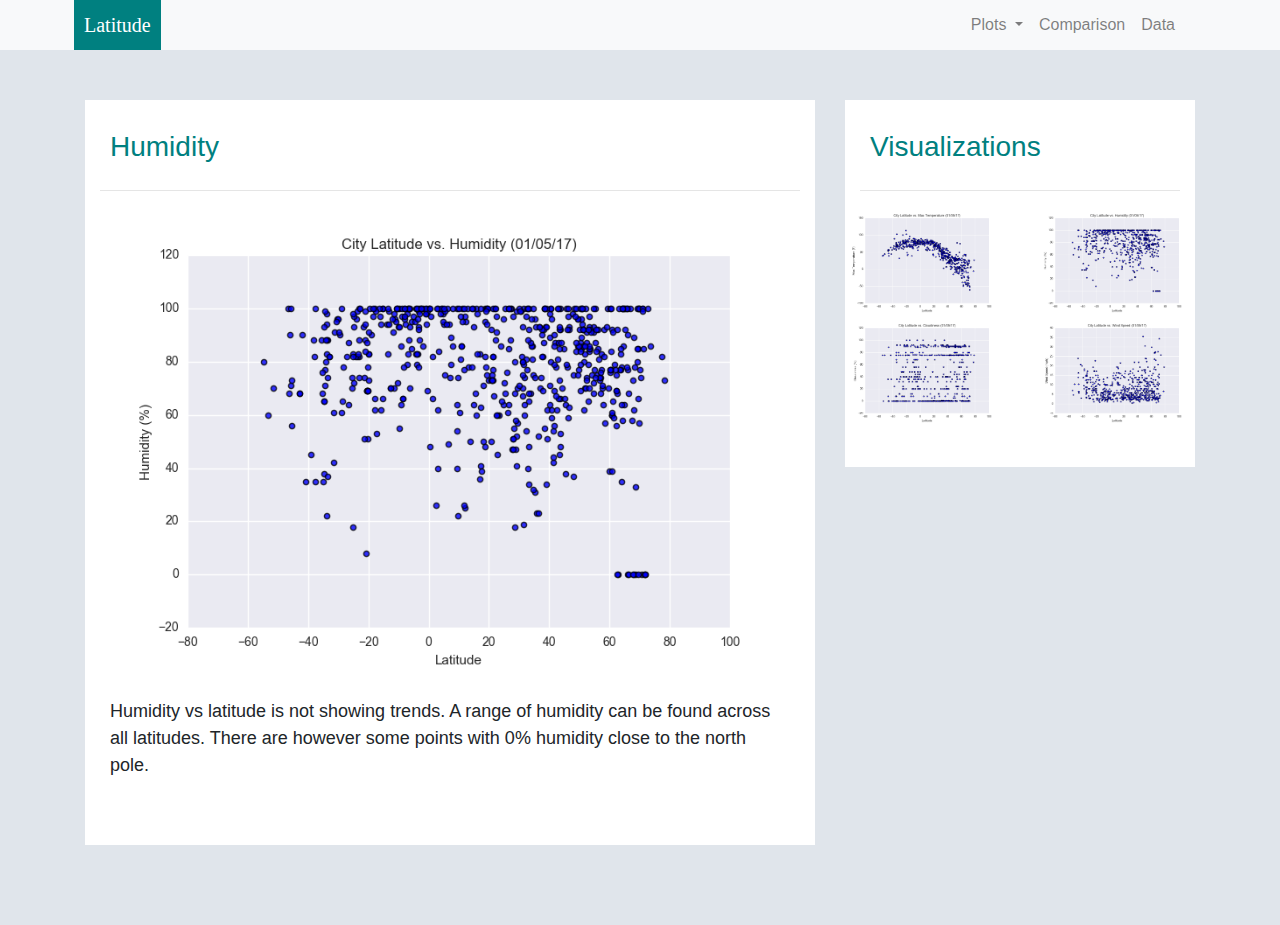
<file: humidity.html>
<!DOCTYPE html>
<html lang="en">

<head>
  <meta charset="UTF-8">
  <title>Responsive Columns</title>
  <link rel="stylesheet" href="https://stackpath.bootstrapcdn.com/bootstrap/4.3.1/css/bootstrap.min.css" integrity="sha384-ggOyR0iXCbMQv3Xipma34MD+dH/1fQ784/j6cY/iJTQUOhcWr7x9JvoRxT2MZw1T" crossorigin="anonymous">
  <link rel="stylesheet" href="style.css">

  <script src="https://code.jquery.com/jquery-3.3.1.slim.min.js" integrity="sha384-q8i/X+965DzO0rT7abK41JStQIAqVgRVzpbzo5smXKp4YfRvH+8abtTE1Pi6jizo" crossorigin="anonymous"></script>
  <script src="https://cdnjs.cloudflare.com/ajax/libs/popper.js/1.14.7/umd/popper.min.js" integrity="sha384-UO2eT0CpHqdSJQ6hJty5KVphtPhzWj9WO1clHTMGa3JDZwrnQq4sF86dIHNDz0W1" crossorigin="anonymous"></script>
  <script src="https://stackpath.bootstrapcdn.com/bootstrap/4.3.1/js/bootstrap.min.js" integrity="sha384-JjSmVgyd0p3pXB1rRibZUAYoIIy6OrQ6VrjIEaFf/nJGzIxFDsf4x0xIM+B07jRM" crossorigin="anonymous"></script>

  <link rel="stylesheet" href="style.css">

</head>

<body>

<!--Navbar adjustments-->
<nav class="navbar navbar-expand-lg navbar-light bg-light">
    <div class="container">
        <a class="navbar-brand text-white" href="index.html">Latitude</a>
        <button class="navbar-toggler" type="button" data-toggle="collapse" data-target="#navbarSupportedContent" aria-controls="navbarSupportedContent" aria-expanded="false" aria-label="Toggle navigation">
            <span class="navbar-toggler-icon"></span>
        </button>

        <div class="collapse navbar-collapse" id="navbarSupportedContent">
            <ul class="navbar-nav ml-auto">
                <li class="nav-item dropdown">
                    <a class="nav-link dropdown-toggle" href="#" id="navbarDropdown" role="button" data-toggle="dropdown" aria-haspopup="true" aria-expanded="false">
                        Plots
                    </a>
                    <div class="dropdown-menu dropdown-menu-right" aria-labelledby="navbarDropdown">
                            <a class="dropdown-item" href="temp.html">Max Temperature</a>
                            <a class="dropdown-item" href="humidity.html">Humidity</a>
                            <a class="dropdown-item" href="cloudiness.html">Cloudiness</a>
                            <a class="dropdown-item" href="windspeed.html">Wind Speed</a>
                        </div>
                </li>
                <li class="nav-item">
                    <a class="nav-link" href="comparison.html">Comparison</a>
                </li>
                <li class="nav-item">
                    <a class="nav-link" href="data.html">Data</a>

                </li>
            </ul>
        </div>
    </div>
</nav>

<!--content adjustments-->
<div class="container content">
    <div class="row">
        <div class="col-md-8">
           <div class="col-md-12">
               <h3>Humidity</h3>
               <hr>
               <img src="Resources/Assets/Fig2.png" width="100%"" alt="humidity">
               <br>
               <p> Humidity vs latitude is not showing trends. A range of humidity can be found across all latitudes. There are however some points with 0% humidity close to the north pole.  </p>
           </div>
        </div>
        <!--visualizations container adjustments-->
        <div class="col-md-4">
            <div class="col-md-12">
                <h3>Visualizations</h3>
                <hr>
                <div class="row">
                    <div class="row">
                        <div class="col-3 col-md-6">
                            <a href="temp.html"><img src="Resources/Assets/Fig1.png" width=100% alt="temperature"></a>
                        </div>
                        <div class="col-3 col-md-6">
                            <a href="humidity.html"><img src="Resources/Assets/Fig2.png" width=100% alt="humidity"></a>
                        </div>
                        <div class="col-3 col-md-6">
                            <a href="cloudiness.html"><img src="Resources/Assets/Fig3.png" width=100% alt="cloudiness"></a>
                        </div>
                        <div class="col-3 col-md-6">
                            <a href="windspeed.html"><img src="Resources/Assets/Fig4.png" width=100% alt="windspeed"></a>
                        </div>   

                    </div>
                    
                </div>
                
            </div>
        </div>
    </div>
</div>
</file>
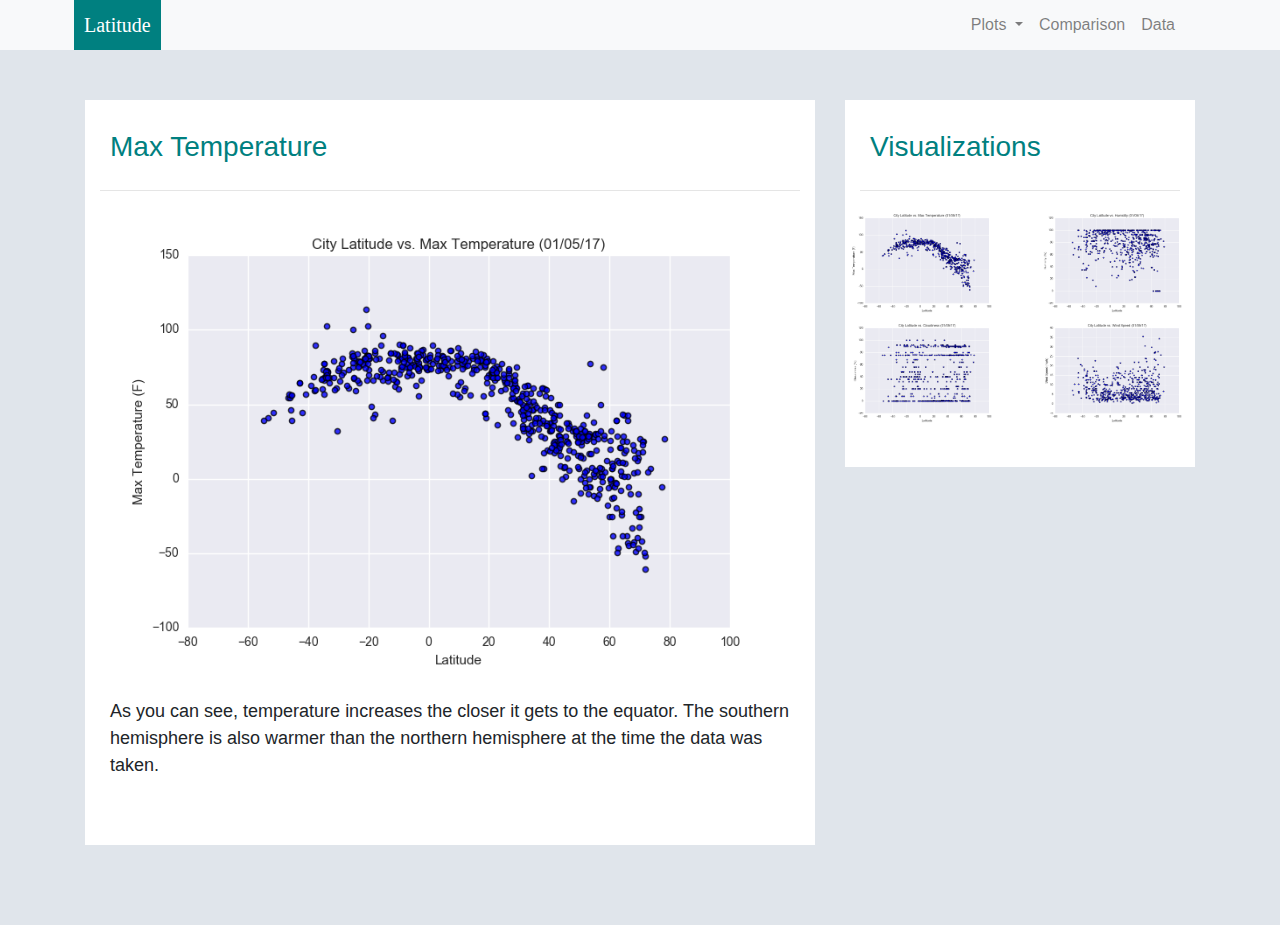
<file: temp.html>
<!DOCTYPE html>
<html lang="en">

<head>
  <meta charset="UTF-8">
  <title>Responsive Columns</title>
  <link rel="stylesheet" href="https://stackpath.bootstrapcdn.com/bootstrap/4.3.1/css/bootstrap.min.css" integrity="sha384-ggOyR0iXCbMQv3Xipma34MD+dH/1fQ784/j6cY/iJTQUOhcWr7x9JvoRxT2MZw1T" crossorigin="anonymous">
  <link rel="stylesheet" href="style.css">

  <script src="https://code.jquery.com/jquery-3.3.1.slim.min.js" integrity="sha384-q8i/X+965DzO0rT7abK41JStQIAqVgRVzpbzo5smXKp4YfRvH+8abtTE1Pi6jizo" crossorigin="anonymous"></script>
  <script src="https://cdnjs.cloudflare.com/ajax/libs/popper.js/1.14.7/umd/popper.min.js" integrity="sha384-UO2eT0CpHqdSJQ6hJty5KVphtPhzWj9WO1clHTMGa3JDZwrnQq4sF86dIHNDz0W1" crossorigin="anonymous"></script>
  <script src="https://stackpath.bootstrapcdn.com/bootstrap/4.3.1/js/bootstrap.min.js" integrity="sha384-JjSmVgyd0p3pXB1rRibZUAYoIIy6OrQ6VrjIEaFf/nJGzIxFDsf4x0xIM+B07jRM" crossorigin="anonymous"></script>

  <link rel="stylesheet" href="style.css">

</head>

<body>

<!--Navbar adjustments-->
<nav class="navbar navbar-expand-lg navbar-light bg-light">
    <div class="container">
        <a class="navbar-brand text-white" href="index.html">Latitude</a>
        <button class="navbar-toggler" type="button" data-toggle="collapse" data-target="#navbarSupportedContent" aria-controls="navbarSupportedContent" aria-expanded="false" aria-label="Toggle navigation">
            <span class="navbar-toggler-icon"></span>
        </button>

        <div class="collapse navbar-collapse" id="navbarSupportedContent">
            <ul class="navbar-nav ml-auto">
                <li class="nav-item dropdown">
                    <a class="nav-link dropdown-toggle" href="#" id="navbarDropdown" role="button" data-toggle="dropdown" aria-haspopup="true" aria-expanded="false">
                        Plots
                    </a>
                    <div class="dropdown-menu dropdown-menu-right" aria-labelledby="navbarDropdown">
                            <a class="dropdown-item" href="temp.html">Max Temperature</a>
                            <a class="dropdown-item" href="humidity.html">Humidity</a>
                            <a class="dropdown-item" href="cloudiness.html">Cloudiness</a>
                            <a class="dropdown-item" href="windspeed.html">Wind Speed</a>
                        </div>
                </li>
                <li class="nav-item">
                    <a class="nav-link" href="comparison.html">Comparison</a>
                </li>
                <li class="nav-item">
                    <a class="nav-link" href="data.html">Data</a>

                </li>
            </ul>
        </div>
    </div>
</nav>

<!--content adjustments-->
<div class="container content">
    <div class="row">
        <div class="col-md-8">
           <div class="col-md-12">
               <h3>Max Temperature</h3>
               <hr>
               <img src="Resources/Assets/Fig1.png" width="100%"" alt="temperature">
               <br>
               <p>As you can see, temperature increases the closer it gets to the equator. The southern hemisphere is also warmer than the northern hemisphere at the time the data was taken.  </p>
           </div>
        </div>
        <!--visualizations container adjustments-->
        <div class="col-md-4">
            <div class="col-md-12">
                <h3>Visualizations</h3>
                <hr>
                <div class="row">
                    <div class="row">
                        <div class="col-3 col-md-6">
                            <a href="temp.html"><img src="Resources/Assets/Fig1.png" width=100% alt="temperature"></a>
                        </div>
                        <div class="col-3 col-md-6">
                            <a href="humidity.html"><img src="Resources/Assets/Fig2.png" width=100% alt="humidity"></a>
                        </div>
                        <div class="col-3 col-md-6">
                            <a href="cloudiness.html"><img src="Resources/Assets/Fig3.png" width=100% alt="cloudiness"></a>
                        </div>
                        <div class="col-3 col-md-6">
                            <a href="windspeed.html"><img src="Resources/Assets/Fig4.png" width=100% alt="windspeed"></a>
                        </div>   

                    </div>
                    
                </div>
                
            </div>
        </div>
    </div>
</div>
</file>
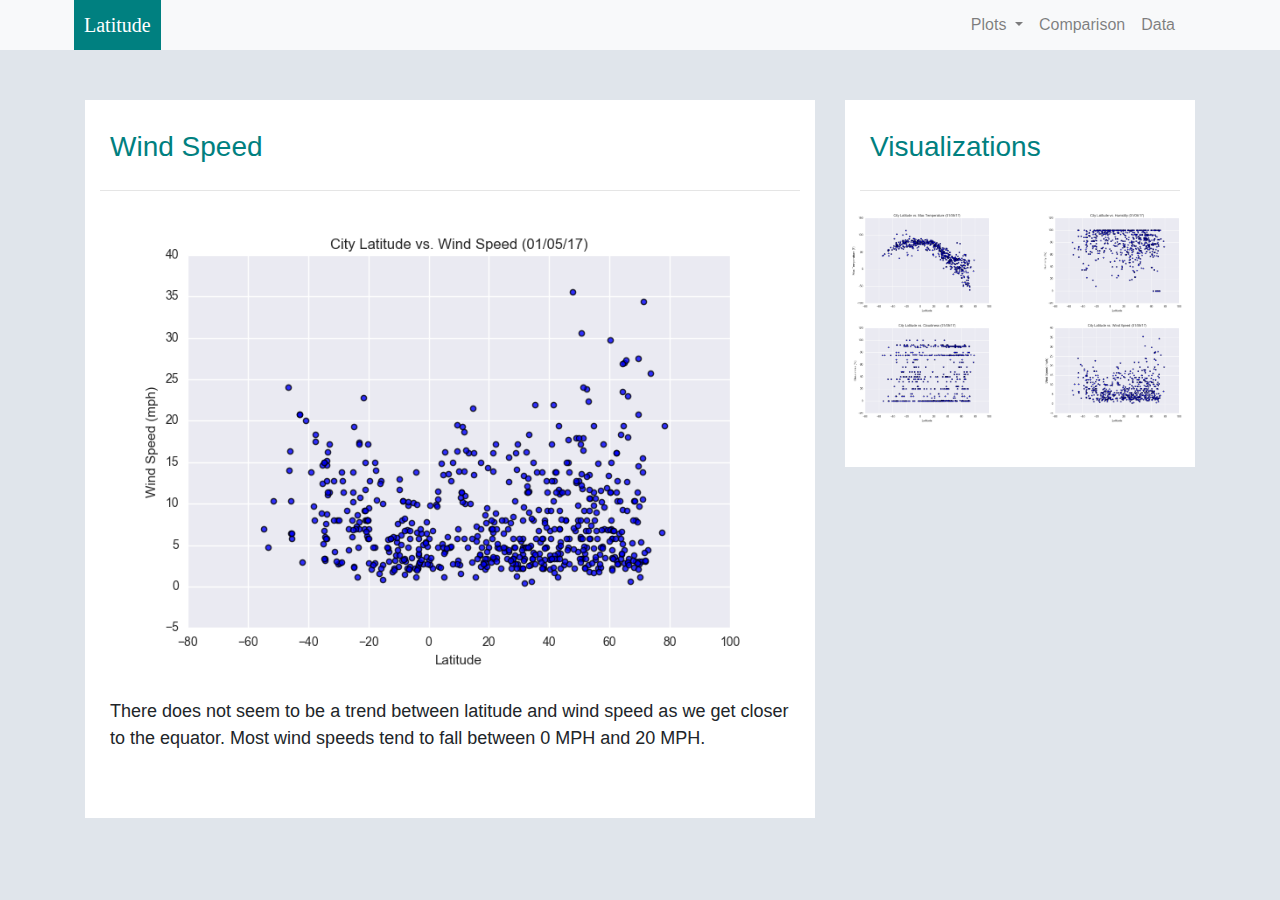
<file: windspeed.html>
<!DOCTYPE html>
<html lang="en">

<head>
  <meta charset="UTF-8">
  <title>Responsive Columns</title>
  <link rel="stylesheet" href="https://stackpath.bootstrapcdn.com/bootstrap/4.3.1/css/bootstrap.min.css" integrity="sha384-ggOyR0iXCbMQv3Xipma34MD+dH/1fQ784/j6cY/iJTQUOhcWr7x9JvoRxT2MZw1T" crossorigin="anonymous">
  <link rel="stylesheet" href="style.css">

  <script src="https://code.jquery.com/jquery-3.3.1.slim.min.js" integrity="sha384-q8i/X+965DzO0rT7abK41JStQIAqVgRVzpbzo5smXKp4YfRvH+8abtTE1Pi6jizo" crossorigin="anonymous"></script>
  <script src="https://cdnjs.cloudflare.com/ajax/libs/popper.js/1.14.7/umd/popper.min.js" integrity="sha384-UO2eT0CpHqdSJQ6hJty5KVphtPhzWj9WO1clHTMGa3JDZwrnQq4sF86dIHNDz0W1" crossorigin="anonymous"></script>
  <script src="https://stackpath.bootstrapcdn.com/bootstrap/4.3.1/js/bootstrap.min.js" integrity="sha384-JjSmVgyd0p3pXB1rRibZUAYoIIy6OrQ6VrjIEaFf/nJGzIxFDsf4x0xIM+B07jRM" crossorigin="anonymous"></script>

  <link rel="stylesheet" href="style.css">

</head>

<body>

<!--Navbar adjustments-->
<nav class="navbar navbar-expand-lg navbar-light bg-light">
    <div class="container">
        <a class="navbar-brand text-white" href="index.html">Latitude</a>
        <button class="navbar-toggler" type="button" data-toggle="collapse" data-target="#navbarSupportedContent" aria-controls="navbarSupportedContent" aria-expanded="false" aria-label="Toggle navigation">
            <span class="navbar-toggler-icon"></span>
        </button>

        <div class="collapse navbar-collapse" id="navbarSupportedContent">
            <ul class="navbar-nav ml-auto">
                <li class="nav-item dropdown">
                    <a class="nav-link dropdown-toggle" href="#" id="navbarDropdown" role="button" data-toggle="dropdown" aria-haspopup="true" aria-expanded="false">
                        Plots
                    </a>
                    <div class="dropdown-menu dropdown-menu-right" aria-labelledby="navbarDropdown">
                            <a class="dropdown-item" href="temp.html">Max Temperature</a>
                            <a class="dropdown-item" href="humidity.html">Humidity</a>
                            <a class="dropdown-item" href="cloudiness.html">Cloudiness</a>
                            <a class="dropdown-item" href="windspeed.html">Wind Speed</a>
                        </div>
                </li>
                <li class="nav-item">
                    <a class="nav-link" href="comparison.html">Comparison</a>
                </li>
                <li class="nav-item">
                    <a class="nav-link" href="data.html">Data</a>

                </li>
            </ul>
        </div>
    </div>
</nav>

<!--content adjustments-->
<div class="container content">
    <div class="row">
        <div class="col-md-8">
           <div class="col-md-12">
               <h3>Wind Speed</h3>
               <hr>
               <img src="Resources/Assets/Fig4.png" width="100%"" alt="windspeed">
               <br>
               <p>There does not seem to be a trend between latitude and wind speed as we get closer to the equator. Most wind speeds tend to fall between 0 MPH and 20 MPH.</p>

           </div>
        </div>
        <!--visualizations container adjustments-->
        <div class="col-md-4">
            <div class="col-md-12">
                <h3>Visualizations</h3>
                <hr>
                <div class="row">
                    <div class="row">
                        <div class="col-3 col-md-6">
                            <a href="temp.html"><img src="Resources/Assets/Fig1.png" width=100% alt="temperature"></a>
                        </div>
                        <div class="col-3 col-md-6">
                            <a href="humidity.html"><img src="Resources/Assets/Fig2.png" width=100% alt="humidity"></a>
                        </div>
                        <div class="col-3 col-md-6">
                            <a href="cloudiness.html"><img src="Resources/Assets/Fig3.png" width=100% alt="cloudiness"></a>
                        </div>
                        <div class="col-3 col-md-6">
                            <a href="windspeed.html"><img src="Resources/Assets/Fig4.png" width=100% alt="windspeed"></a>
                        </div>   

                    </div>
                    
                </div>
                
            </div>
        </div>
    </div>
</div>
</file>
<file: style.css>
/*navbar*/
a.navbar-brand{
    margin-left: 1px;
    padding: 10px;
    background-color: teal;
    font-family:'Times New Roman', Times, serif;
    font-size: 20px;
}

/*header*/
h3{
    color: teal;
    font-family: 'Franklin Gothic Medium', 'Arial Narrow', Arial, sans-serif;
    padding: 10px;
    border: none;
}

/*Images*/
.img-thumbnail{
    padding:10px;
    border: none;
}

/*Text*/
p{
    font-family: Arial, Helvetica, sans-serif;
    font-size: large;
    padding: 10px;
}

/*background*/
body{
    background-color: rgb(224, 229, 235);
}
.col-md-12{
    background-color: white;
    padding-top: 20px;
    padding-bottom:40px;
}

/*image border*/
.pic{
    border: 3px solid teal;
}

/*navbar*/
.navbar{
    padding-top: 0px;
    padding-bottom: 0px;
    padding-right: 40px;
}

.nav-item.dropdown.show {
    background-color: white;
}

.dropdown-menu{
    margin: 0;
}

/*Content*/
.content {
    padding-top: 50px;
    padding-bottom: 80px;
    overflow: hidden;
}

.content.bg-white{
    margin-top: 15px;
}

/* small screen adjustments*/
@media(max-width:767px){
    .navbar.bg-light{
        background-color: teal!important;    
    }

    .navbar-collapse{
        background-color: white;
    }
    .navbar{
        padding:inherit;
    }
}
</file>
